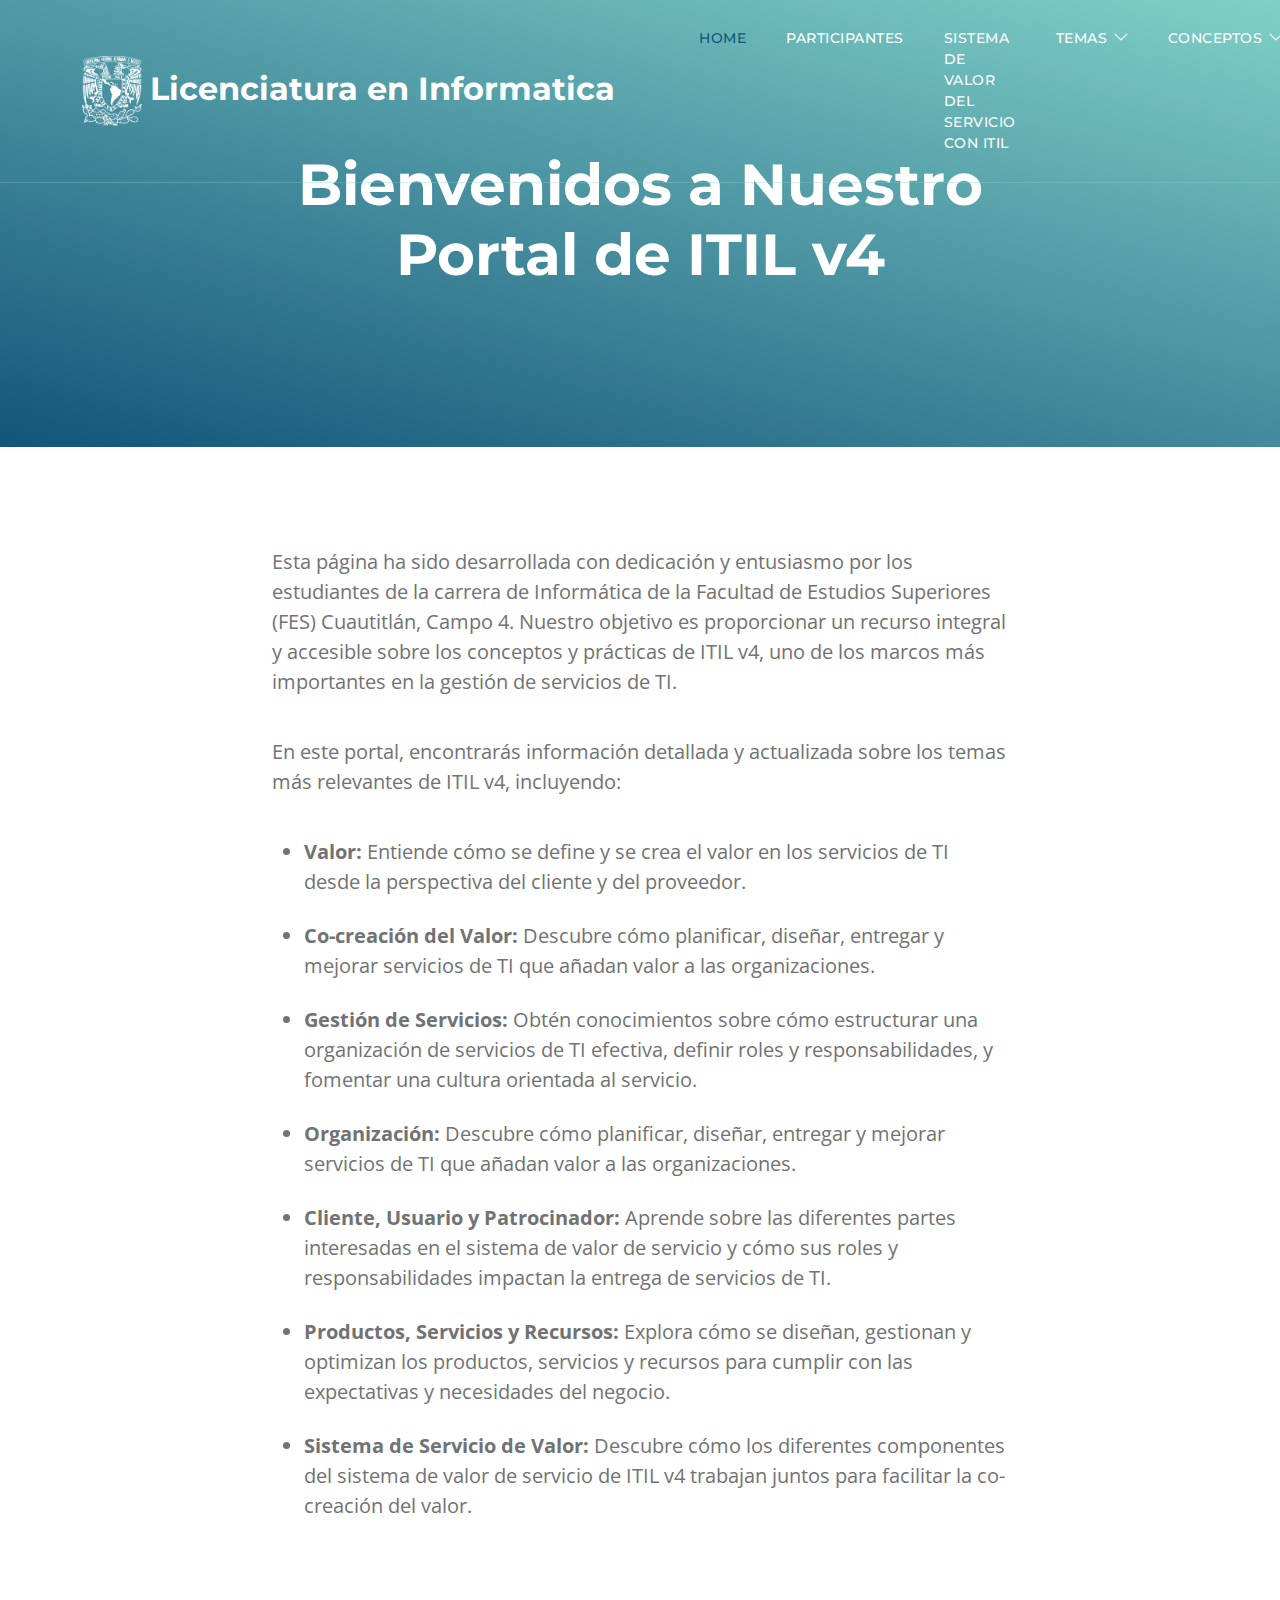
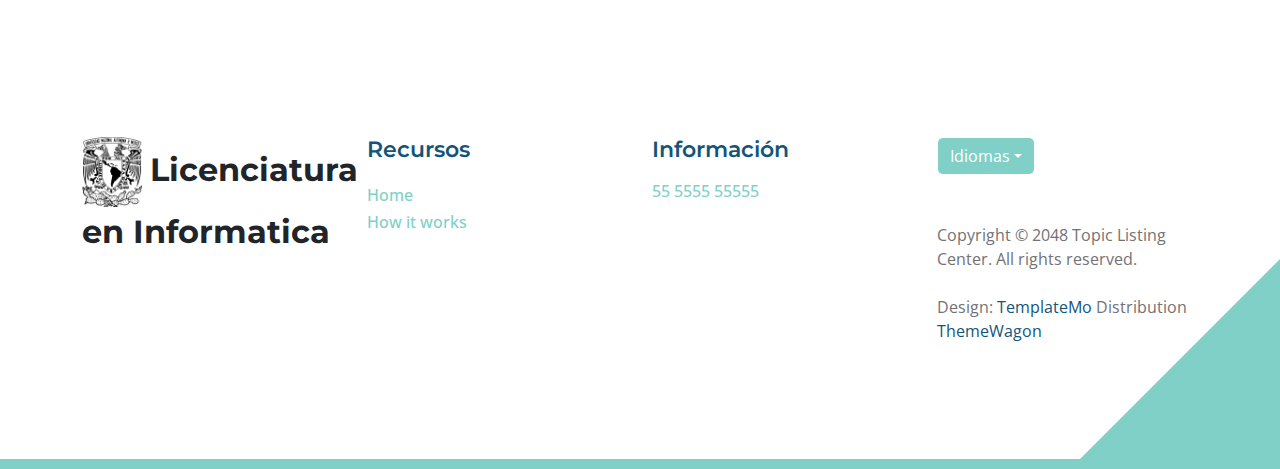
<file: ProyectoFase5/src/index.html>
<!doctype html>
<html lang="es">

<head>
    <meta charset="utf-8">
    <meta name="viewport" content="width=device-width, initial-scale=1">

    <meta name="description" content="">
    <meta name="author" content="">

    <title>Seminario de Servicios</title>

    <!-- CSS FILES -->
    <link rel="preconnect" href="https://fonts.googleapis.com">

    <link rel="preconnect" href="https://fonts.gstatic.com" crossorigin>

    <link href="https://fonts.googleapis.com/css2?family=Montserrat:wght@500;600;700&family=Open+Sans&display=swap"
        rel="stylesheet">

    <link href="../css/bootstrap.min.css" rel="stylesheet">

    <link href="../css/bootstrap-icons.css" rel="stylesheet">

    <link href="../css/templatemo-topic-listing.css" rel="stylesheet">
    <!--

TemplateMo 590 topic listing

https://templatemo.com/tm-590-topic-listing

-->
</head>

<body id="top">

    <main>

        <nav class="navbar navbar-expand-lg">
            <div class="container">
                <a class="navbar-brand">
                    <i><img class="logo" src="../img/logo1.png"></i>
                    <span class="colortext-w">Licenciatura en Informatica</span>
                </a>

                <div class="d-lg-none ms-auto me-4">
                    <a href="#top" class="navbar-icon bi-person smoothscroll"></a>
                </div>

                <button class="navbar-toggler" type="button" data-bs-toggle="collapse" data-bs-target="#navbarNav"
                    aria-controls="navbarNav" aria-expanded="false" aria-label="Toggle navigation">
                    <span class="navbar-toggler-icon"></span>
                </button>

                <div class="collapse navbar-collapse" id="navbarNav">
                    <ul class="navbar-nav ms-lg-5 me-lg-auto">

                        <li class="nav-item">
                            <a class="nav-link" href="../src/index.html">Home</a>
                        </li>

                        <li class="nav-item">
                            <a class="nav-link" href="../src/participantes.html">Participantes</a>
                        </li>

                        <li class="nav-item">
                            <a class="nav-link" href="../src/SVS.html">Sistema de Valor Del Servicio Con ITIL</a>
                        </li>

                        <li class="nav-item dropdown">
                            <a class="nav-link dropdown-toggle" href="#" id="navbarLightDropdownMenuLink" role="button"
                                data-bs-toggle="dropdown" aria-expanded="false">Temas</a>

                            <ul class="dropdown-menu dropdown-menu-light" aria-labelledby="navbarLightDropdownMenuLink">
                                <li><a class="dropdown-item" href="../src/Valor.html">Valor</a></li>

                                <li><a class="dropdown-item" href="../src/CocValor.html">Co creación del valor</a></li>

                                <li><a class="dropdown-item" href="../src/GdeS.html">Gestión de servicios</a></li>
                            </ul>
                        </li>

                        <li class="nav-item dropdown">
                            <a class="nav-link dropdown-toggle" href="#" id="navbarLightDropdownMenuLink" role="button"
                                data-bs-toggle="dropdown" aria-expanded="false">Conceptos</a>

                            <ul class="dropdown-menu dropdown-menu-light" aria-labelledby="navbarLightDropdownMenuLink">
                                <li><a class="dropdown-item" href="../src/organizacion.html">Organizacion</a></li>

                                <li><a class="dropdown-item" href="../src/cup.html">Cliente, Usuario Y Patrocinador</a>
                                </li>

                                <li><a class="dropdown-item" href="../src/psr.html">Productos, Servicios y Recursos</a>
                                </li>
                            </ul>
                        </li>
                    </ul>
                </div>
            </div>
        </nav>
        <section class="hero-section d-flex justify-content-center align-items-center" id="section_1">
            <div class="container">
                <div class="row">
                    <div class="col-lg-8 col-12 mx-auto">
                        <h1 class="text-white text-center">Bienvenidos a Nuestro Portal de ITIL v4</h1>
                    </div>
                </div>
            </div>
        </section>

        <section class="explore-section section-padding" id="section_2">
            <div class="container">
                <div class="row">

                    <div class="col-lg-8 col-12 m-auto">
                        <p>Esta página ha sido desarrollada con dedicación y entusiasmo por los estudiantes de la carrera de Informática de la Facultad de Estudios Superiores (FES) Cuautitlán, Campo 4. Nuestro objetivo es proporcionar un recurso integral y accesible sobre los conceptos y prácticas de ITIL v4, uno de los marcos más importantes en la gestión de servicios de TI.
                        </p>
                        <br>
                        <p>En este portal, encontrarás información detallada y actualizada sobre los temas más relevantes de ITIL v4, incluyendo:
                        </p>
                        <br>
                        <ul>
                            <li>
                                <strong>Valor:</strong> Entiende cómo se define y se crea el valor en los servicios de TI desde la perspectiva del cliente y del proveedor.
                            </li>
                            <br>
                            <li>
                                <strong>Co-creación del Valor:</strong> Descubre cómo planificar, diseñar, entregar y mejorar servicios de TI que añadan valor a las organizaciones.
                            </li>
                            <br>
                            <li>
                                <strong>Gestión de Servicios:</strong> Obtén conocimientos sobre cómo estructurar una organización de servicios de TI efectiva, definir roles y responsabilidades, y fomentar una cultura orientada al servicio.
                            </li>
                            <br>
                            <li>
                                <strong>Organización:</strong> Descubre cómo planificar, diseñar, entregar y mejorar servicios de TI que añadan valor a las organizaciones.
                            </li>
                            <br>
                            <li>
                                <strong>Cliente, Usuario y Patrocinador:</strong> Aprende sobre las diferentes partes interesadas en el sistema de valor de servicio y cómo sus roles y responsabilidades impactan la entrega de servicios de TI.
                            </li>
                            <br>
                            <li>
                                <strong>Productos, Servicios y Recursos:</strong> Explora cómo se diseñan, gestionan y optimizan los productos, servicios y recursos para cumplir con las expectativas y necesidades del negocio.
                            </li>
                            <br>
                            <li>
                                <strong>Sistema de Servicio de Valor:</strong> Descubre cómo los diferentes componentes del sistema de valor de servicio de ITIL v4 trabajan juntos para facilitar la co-creación del valor.
                            </li>
                        </ul>
                    </div>
                </div>
            </div>
        </section>
    </main>

    <footer class="site-footer section-padding">
        <div class="container">
            <div class="row">

                <div class="col-lg-3 col-12 mb-4 pb-2">
                    <a class="navbar-brand mb-2" href="../src/index.html">
                        <i><img class="logo" src="../img/logoN.png"></i>
                        <span class="">Licenciatura<br>en Informatica</span>
                    </a>
                </div>

                <div class="col-lg-3 col-md-4 col-6">
                    <h6 class="site-footer-title mb-3">Recursos</h6>

                    <ul class="site-footer-links">
                        <li class="site-footer-link-item">
                            <a href="#" class="site-footer-link">Home</a>
                        </li>

                        <li class="site-footer-link-item">
                            <a href="#" class="site-footer-link">How it works</a>
                        </li>
                    </ul>
                </div>

                <div class="col-lg-3 col-md-4 col-6 mb-4 mb-lg-0">
                    <h6 class="site-footer-title mb-3">Información</h6>

                    <p class="text-white d-flex mb-1">
                        <a href="tel: 305-240-9671" class="site-footer-link">
                            55 5555 55555
                        </a>
                    </p>
                </div>

                <div class="col-lg-3 col-md-4 col-12 mt-4 mt-lg-0 ms-auto">
                    <div class="dropdown">
                        <button class="btn btn-secondary dropdown-toggle" type="button" data-bs-toggle="dropdown"
                            aria-expanded="false">
                            Idiomas</button>

                        <ul class="dropdown-menu">
                            <li><button class="dropdown-item" type="button">Español</button></li>

                            <li><button class="dropdown-item" type="button">Ingles</button></li>
                        </ul>
                    </div>

                    <p class="copyright-text mt-lg-5 mt-4">Copyright © 2048 Topic Listing Center. All rights reserved.
                        <br><br>Design: <a rel="nofollow" href="https://templatemo.com" target="_blank">TemplateMo</a>
                        Distribution <a href="https://themewagon.com">ThemeWagon</a>
                    </p>

                </div>

            </div>
        </div>
    </footer>


    <!-- JAVASCRIPT FILES -->
    <script src="../js/jquery.min.js"></script>
    <script src="../js/bootstrap.bundle.min.js"></script>
    <script src="../js/jquery.sticky.js"></script>
    <script src="../js/click-scroll.js"></script>
    <script src="../js/custom.js"></script>

</body>

</html>
</file>
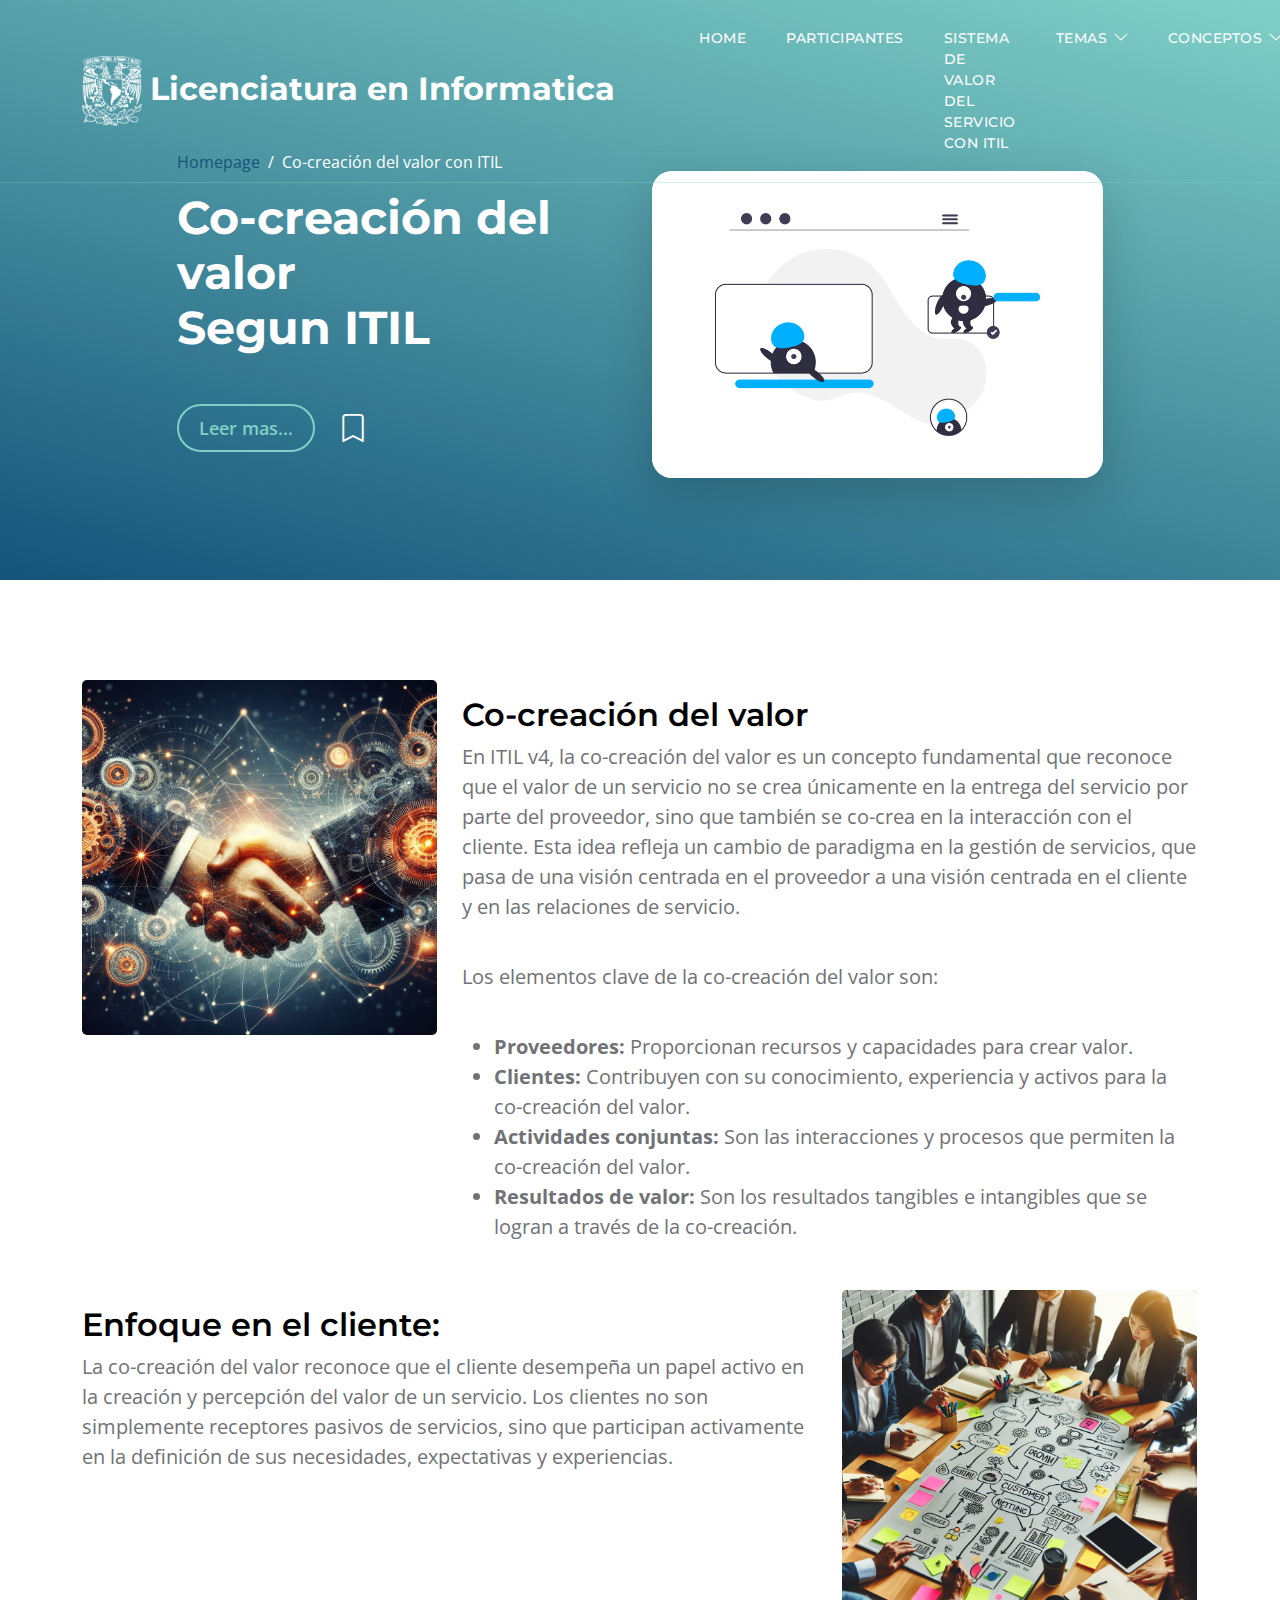
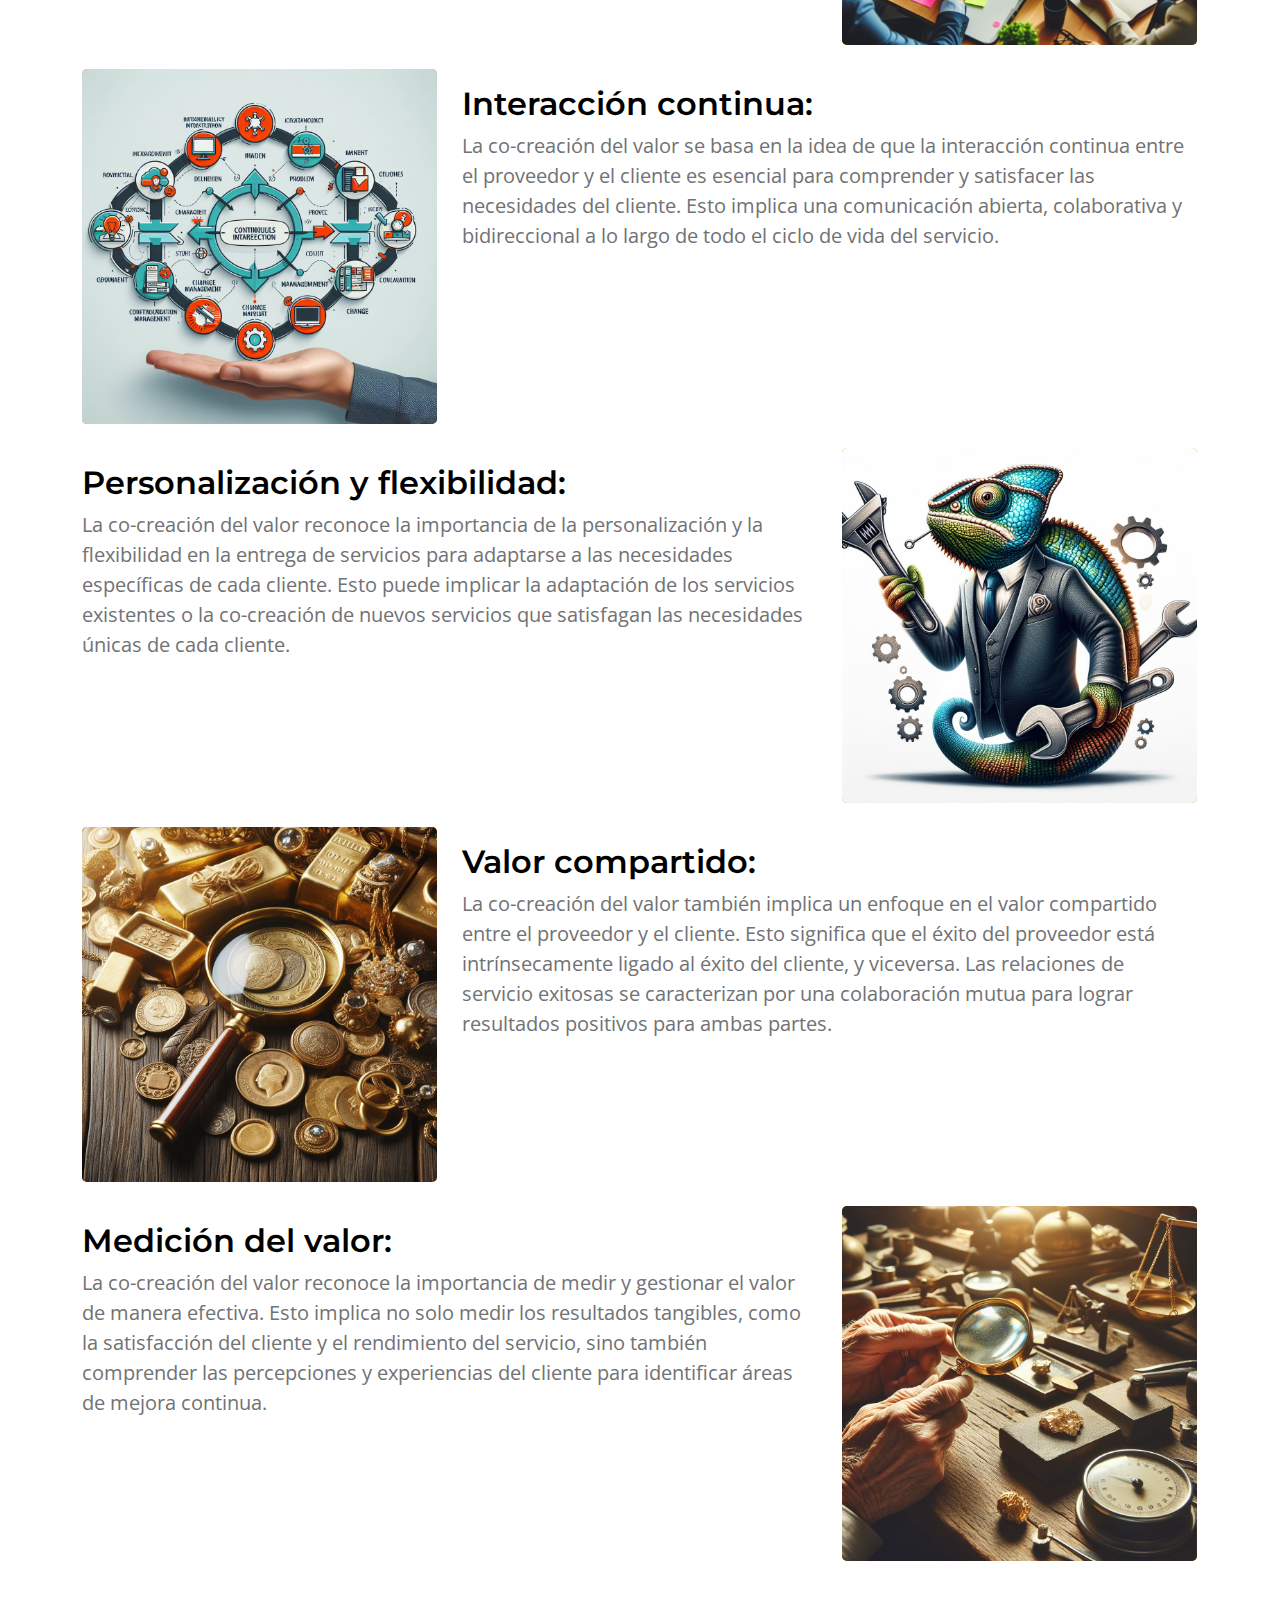
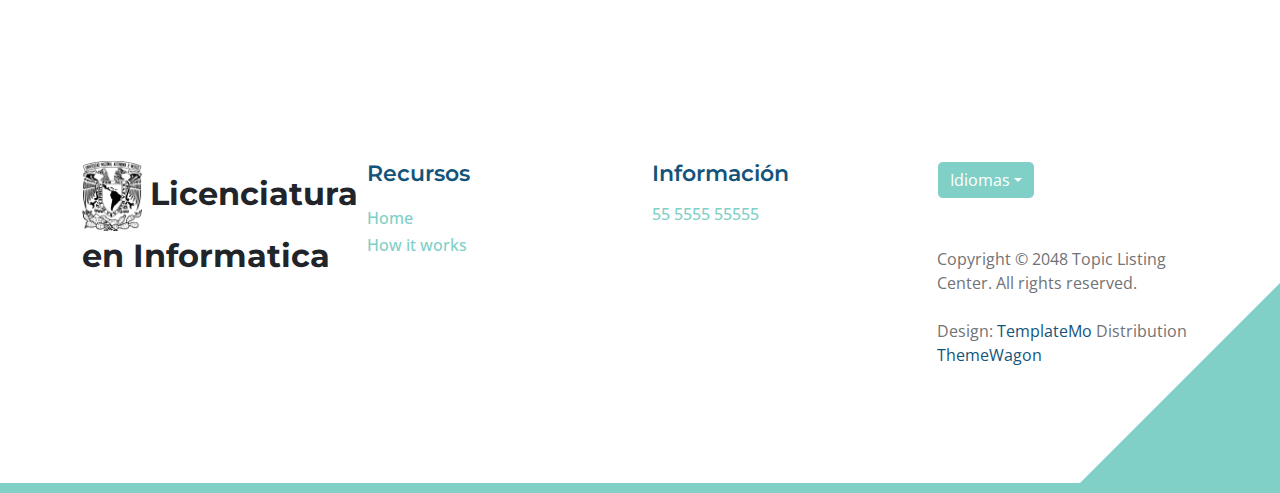
<file: ProyectoFase5/src/CocValor.html>
<!doctype html>
<html lang="es">

<head>
  <meta charset="utf-8">
  <meta name="viewport" content="width=device-width, initial-scale=1">

  <meta name="description" content="">
  <meta name="author" content="">

  <title>Co-creación del valor</title>

  <!-- CSS FILES -->
  <link rel="preconnect" href="https://fonts.googleapis.com">

  <link rel="preconnect" href="https://fonts.gstatic.com" crossorigin>

  <link href="https://fonts.googleapis.com/css2?family=Montserrat:wght@500;600;700&family=Open+Sans&display=swap"
    rel="stylesheet">

  <link href="../css/bootstrap.min.css" rel="stylesheet">

  <link href="../css/bootstrap-icons.css" rel="stylesheet">

  <link href="../css/templatemo-topic-listing.css" rel="stylesheet">
  <!--

TemplateMo 590 topic listing

https://templatemo.com/tm-590-topic-listing

-->
</head>

<body id="top">

  <main>

    <nav class="navbar navbar-expand-lg">
      <div class="container">
        <a class="navbar-brand">
          <i><img class="logo" src="../img/logo1.png"></i>
          <span class="colortext-w">Licenciatura en Informatica</span>
        </a>

        <div class="d-lg-none ms-auto me-4">
          <a href="#top" class="navbar-icon bi-person smoothscroll"></a>
        </div>

        <button class="navbar-toggler" type="button" data-bs-toggle="collapse" data-bs-target="#navbarNav"
          aria-controls="navbarNav" aria-expanded="false" aria-label="Toggle navigation">
          <span class="navbar-toggler-icon"></span>
        </button>

        <div class="collapse navbar-collapse" id="navbarNav">
          <ul class="navbar-nav ms-lg-5 me-lg-auto">

            <li class="nav-item">
              <a class="nav-link click-scroll" href="../src/index.html">Home</a>
            </li>

            <li class="nav-item">
              <a class="nav-link click-scroll" href="../src/participantes.html">Participantes</a>
            </li>

            <li class="nav-item">
              <a class="nav-link" href="../src/SVS.html">Sistema de Valor Del Servicio Con ITIL</a>
            </li>

            <li class="nav-item dropdown">
              <a class="nav-link dropdown-toggle" href="#" id="navbarLightDropdownMenuLink" role="button"
                data-bs-toggle="dropdown" aria-expanded="false">Temas</a>

              <ul class="dropdown-menu dropdown-menu-light" aria-labelledby="navbarLightDropdownMenuLink">
                <li><a class="dropdown-item" href="../src/Valor.html">Valor</a></li>

                <li><a class="dropdown-item" href="../src/CocValor.html">Co creación del valor</a></li>

                <li><a class="dropdown-item" href="../src/GdeS.html">Gestión de servicios</a></li>
              </ul>
            </li>

            <li class="nav-item dropdown">
              <a class="nav-link dropdown-toggle" href="#" id="navbarLightDropdownMenuLink" role="button"
                data-bs-toggle="dropdown" aria-expanded="false">Conceptos</a>

              <ul class="dropdown-menu dropdown-menu-light" aria-labelledby="navbarLightDropdownMenuLink">
                <li><a class="dropdown-item" href="../src/organizacion.html">Organizacion</a></li>

                <li><a class="dropdown-item" href="../src/cup.html">Cliente, Usuario Y Patrocinador</a>
                </li>

                <li><a class="dropdown-item" href="../src/psr.html">Productos, Servicios y Recursos</a>
                </li>
              </ul>
            </li>
          </ul>
        </div>
      </div>
    </nav>


    <header class="site-header d-flex flex-column justify-content-center align-items-center">
      <div class="container">
        <div class="row justify-content-center align-items-center">

          <div class="col-lg-5 col-12 mb-5">
            <nav aria-label="breadcrumb">
              <ol class="breadcrumb">
                <li class="breadcrumb-item"><a href="index.html">Homepage</a></li>

                <li class="breadcrumb-item active" aria-current="page">Co-creación del valor con ITIL</li>
              </ol>
            </nav>

            <h2 class="text-white">Co-creación del valor<br>Segun ITIL</h2>

            <div class="d-flex align-items-center mt-5">
              <a href="#topics-detail" class="btn custom-btn custom-border-btn smoothscroll me-4">Leer mas...</a>

              <a href="#top" class="custom-icon bi-bookmark smoothscroll"></a>
            </div>
          </div>

          <div class="col-lg-5 col-12">
            <div class="topics-detail-block bg-white shadow-lg">
              <img src="../img/topics/undraw_Remote_design_team_re_urdx.png"
                class="topics-detail-block-image img-fluid">
            </div>
          </div>

        </div>
      </div>
    </header>


    <section class="topics-detail-section section-padding" id="topics-detail">
      <div class="container">
        <div class="row">
          <div class="col-md-4">
            <div class="img-container color-2 custom3-padding">
              <img src="../img/cov.jpg" class="image-tmn" alt="Imagen 2">
            </div>
          </div>

          <div class="col-md-8 pt-3 pb-2 pl-5">
            <h3 class="colortext-2">Co-creación del valor</h3>
            <p class="text-justify">En ITIL v4, la co-creación del valor es un concepto fundamental que reconoce que el
              valor de un servicio no se crea únicamente en la entrega del servicio por parte del proveedor, sino que
              también se co-crea en la interacción con el cliente. Esta idea refleja un cambio de paradigma en la
              gestión de servicios, que pasa de una visión centrada en el proveedor a una visión centrada en el cliente
              y en las relaciones de servicio.
            </p>
            <br>
            <p class="text-justify">Los elementos clave de la co-creación del valor son:</p>
            <br>
            <ul>
              <li><strong>Proveedores:</strong> Proporcionan recursos y capacidades para crear valor.</li>
              <li><strong>Clientes:</strong> Contribuyen con su conocimiento, experiencia y activos para la co-creación
                del
                valor.</li>
              <li><strong>Actividades conjuntas:</strong> Son las interacciones y procesos que permiten la co-creación
                del
                valor.</li>
              <li><strong>Resultados de valor:</strong> Son los resultados tangibles e intangibles que se logran a
                través de
                la co-creación.</li>
            </ul>
          </div>
        </div>
        <br>

        <div class="row">
          <div class="col-md-8 pt-3 pb-2 pl-5">
            <h3 class="colortext-2">Enfoque en el cliente:</h3>
            <p class="text-justify">La co-creación del valor reconoce que el cliente desempeña un papel activo en la
              creación y percepción del valor de un servicio. Los clientes no son simplemente receptores pasivos de
              servicios, sino que participan activamente en la definición de sus necesidades, expectativas y
              experiencias.
            </p>
          </div>
          <div class="col-md-4">
            <div class="img-container color-2 custom3-padding">
              <img src="../img/enfcl.jpg" class="image-tmn" alt="Imagen 2">
            </div>
          </div>
        </div>
        <br>

        <div class="row">
          <div class="col-md-4">
            <div class="img-container color-2 custom3-padding">
              <img src="../img/intCon.jpg" class="image-tmn" alt="Imagen 2">
            </div>
          </div>
          <div class="col-md-8 pt-3 pb-2 pl-5">
            <h3 class="colortext-2">Interacción continua:</h3>
            <p class="text-justify">La co-creación del valor se basa en la idea de que la interacción continua entre el
              proveedor y el cliente es esencial para comprender y satisfacer las necesidades del cliente. Esto implica
              una comunicación abierta, colaborativa y bidireccional a lo largo de todo el ciclo de vida del servicio.
            </p>
            <br>
          </div>
        </div>
        <br>

        <div class="row">
          <div class="col-md-8 pt-3 pb-2 pl-5">
            <h3 class="colortext-2">Personalización y flexibilidad:</h3>
            <p class="text-justify">La co-creación del valor reconoce la importancia de la personalización y la
              flexibilidad en la entrega de servicios para adaptarse a las necesidades específicas de cada cliente. Esto
              puede implicar la adaptación de los servicios existentes o la co-creación de nuevos servicios que
              satisfagan las necesidades únicas de cada cliente.
            </p>
            <br>
          </div>
          <div class="col-md-4">
            <div class="img-container color-2 custom3-padding">
              <img src="../img/persFlex.jpg" class="image-tmn" alt="Imagen 2">
            </div>
          </div>
        </div>
        <br>

        <div class="row">
          <div class="col-md-4">
            <div class="img-container color-2 custom3-padding">
              <img src="../img/valorCom.jpg" class="image-tmn" alt="Imagen 2">
            </div>
          </div>
          <div class="col-md-8 pt-3 pb-2 pl-5">
            <h3 class="colortext-2">Valor compartido:</h3>
            <p class="text-justify">La co-creación del valor también implica un enfoque en el valor compartido entre el
              proveedor y el cliente. Esto significa que el éxito del proveedor está intrínsecamente ligado al éxito del
              cliente, y viceversa. Las relaciones de servicio exitosas se caracterizan por una colaboración mutua para
              lograr resultados positivos para ambas partes.
            </p>
            <br>
          </div>
        </div>
        <br>

        <div class="row">
          <div class="col-md-8 pt-3 pb-2 pl-5">
            <h3 class="colortext-2">Medición del valor:</h3>
            <p class="text-justify">La co-creación del valor reconoce la importancia de medir y gestionar el valor de
              manera efectiva. Esto implica no solo medir los resultados tangibles, como la satisfacción del cliente y
              el rendimiento del servicio, sino también comprender las percepciones y experiencias del cliente para
              identificar áreas de mejora continua.
            </p>
            <br>
          </div>
          <div class="col-md-4">
            <div class="img-container color-2 custom3-padding">
              <img src="../img/MedicionVal.jpg" class="image-tmn" alt="Imagen 2">
            </div>
          </div>
        </div>



    </section>
  </main>

  <footer class="site-footer section-padding">
    <div class="container">
      <div class="row">

        <div class="col-lg-3 col-12 mb-4 pb-2">
          <a class="navbar-brand mb-2" href="index.html">
            <i><img class="logo" src="../img/logoN.png"></i>
            <span class="">Licenciatura<br>en Informatica</span>
          </a>
        </div>

        <div class="col-lg-3 col-md-4 col-6">
          <h6 class="site-footer-title mb-3">Recursos</h6>

          <ul class="site-footer-links">
            <li class="site-footer-link-item">
              <a href="#" class="site-footer-link">Home</a>
            </li>

            <li class="site-footer-link-item">
              <a href="#" class="site-footer-link">How it works</a>
            </li>
          </ul>
        </div>

        <div class="col-lg-3 col-md-4 col-6 mb-4 mb-lg-0">
          <h6 class="site-footer-title mb-3">Información</h6>

          <p class="text-white d-flex mb-1">
            <a href="tel: 305-240-9671" class="site-footer-link">
              55 5555 55555
            </a>
          </p>
        </div>

        <div class="col-lg-3 col-md-4 col-12 mt-4 mt-lg-0 ms-auto">
          <div class="dropdown">
            <button class="btn btn-secondary dropdown-toggle" type="button" data-bs-toggle="dropdown"
              aria-expanded="false">
              Idiomas</button>

            <ul class="dropdown-menu">
              <li><button class="dropdown-item" type="button">Español</button></li>

              <li><button class="dropdown-item" type="button">Ingles</button></li>
            </ul>
          </div>

          <p class="copyright-text mt-lg-5 mt-4">Copyright © 2048 Topic Listing Center. All rights reserved.
            <br><br>Design: <a rel="nofollow" href="https://templatemo.com" target="_blank">TemplateMo</a> Distribution
            <a href="https://themewagon.com">ThemeWagon</a>
          </p>

        </div>

      </div>
    </div>
  </footer>

  <!-- JAVASCRIPT FILES -->
  <script src="../js/jquery.min.js"></script>
  <script src="../js/bootstrap.bundle.min.js"></script>
  <script src="../js/jquery.sticky.js"></script>
  <script src="../js/custom.js"></script>

</body>

</html>
</file>
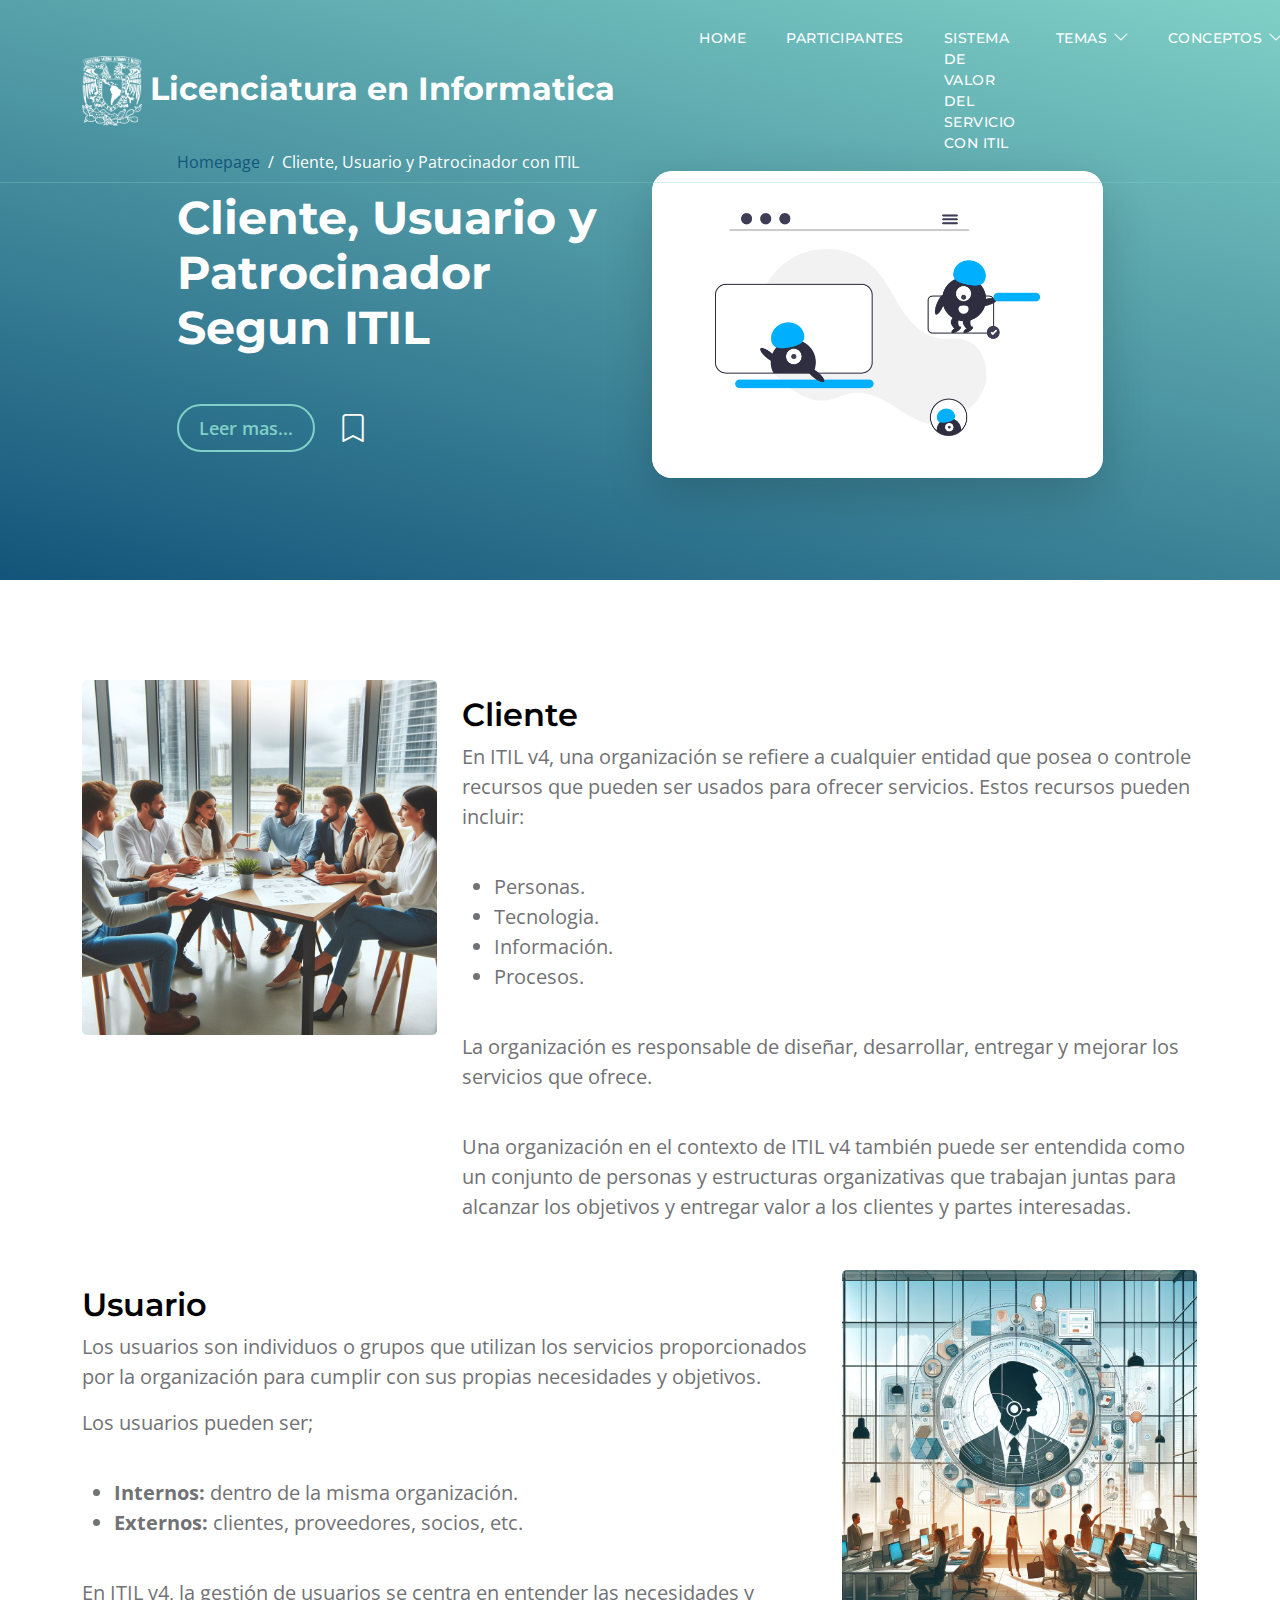
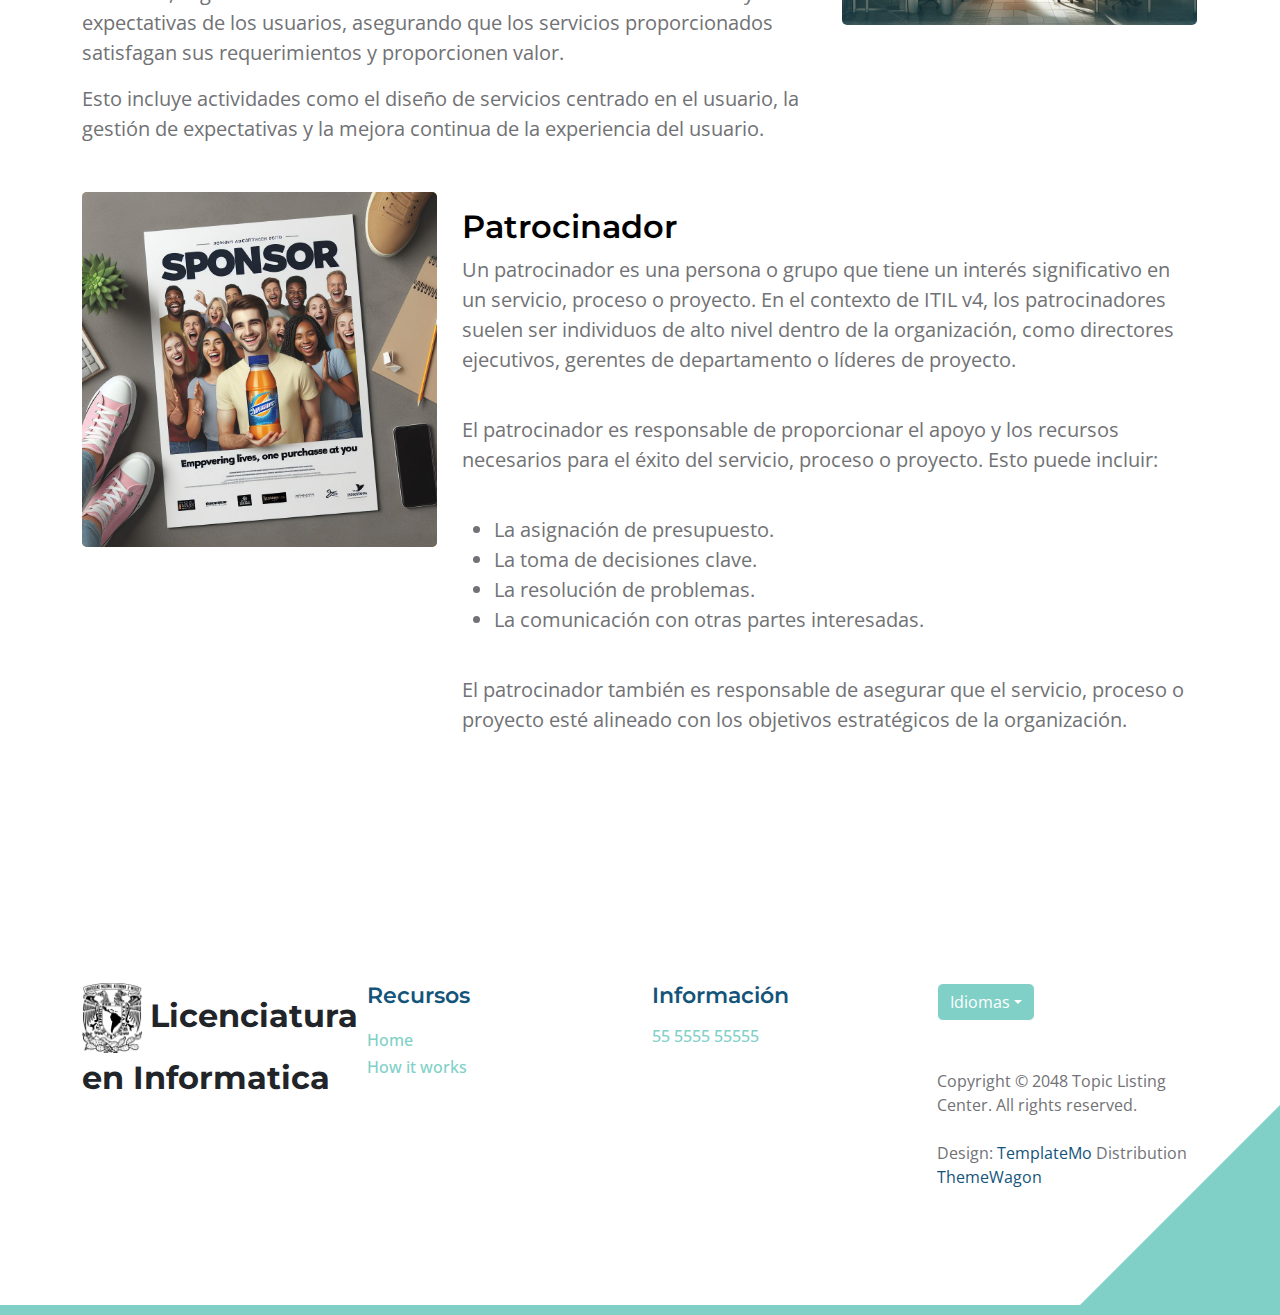
<file: ProyectoFase5/src/cup.html>
<!doctype html>
<html lang="es">

<head>
  <meta charset="utf-8">
  <meta name="viewport" content="width=device-width, initial-scale=1">

  <meta name="description" content="">
  <meta name="author" content="">

  <title>Cliente, Usuario y Patrocinador con ITIL</title>

  <!-- CSS FILES -->
  <link rel="preconnect" href="https://fonts.googleapis.com">

  <link rel="preconnect" href="https://fonts.gstatic.com" crossorigin>

  <link href="https://fonts.googleapis.com/css2?family=Montserrat:wght@500;600;700&family=Open+Sans&display=swap"
    rel="stylesheet">

  <link href="../css/bootstrap.min.css" rel="stylesheet">

  <link href="../css/bootstrap-icons.css" rel="stylesheet">

  <link href="../css/templatemo-topic-listing.css" rel="stylesheet">
  <!--

TemplateMo 590 topic listing

https://templatemo.com/tm-590-topic-listing

-->
</head>

<body id="top">

  <main>

    <nav class="navbar navbar-expand-lg">
      <div class="container">
        <a class="navbar-brand">
          <i><img class="logo" src="../img/logo1.png"></i>
          <span class="colortext-w">Licenciatura en Informatica</span>
        </a>

        <div class="d-lg-none ms-auto me-4">
          <a href="#top" class="navbar-icon bi-person smoothscroll"></a>
        </div>

        <button class="navbar-toggler" type="button" data-bs-toggle="collapse" data-bs-target="#navbarNav"
          aria-controls="navbarNav" aria-expanded="false" aria-label="Toggle navigation">
          <span class="navbar-toggler-icon"></span>
        </button>

        <div class="collapse navbar-collapse" id="navbarNav">
          <ul class="navbar-nav ms-lg-5 me-lg-auto">

            <li class="nav-item">
              <a class="nav-link click-scroll" href="../src/index.html">Home</a>
            </li>

            <li class="nav-item">
              <a class="nav-link click-scroll" href="../src/participantes.html">Participantes</a>
            </li>

            <li class="nav-item">
              <a class="nav-link" href="../src/SVS.html">Sistema de Valor Del Servicio Con ITIL</a>
            </li>

            <li class="nav-item dropdown">
              <a class="nav-link dropdown-toggle" href="#" id="navbarLightDropdownMenuLink" role="button"
                data-bs-toggle="dropdown" aria-expanded="false">Temas</a>

              <ul class="dropdown-menu dropdown-menu-light" aria-labelledby="navbarLightDropdownMenuLink">
                <li><a class="dropdown-item" href="../src/Valor.html">Valor</a></li>

                <li><a class="dropdown-item" href="../src/CocValor.html">Co creación del valor</a></li>

                <li><a class="dropdown-item" href="../src/GdeS.html">Gestión de servicios</a></li>
              </ul>
            </li>

            <li class="nav-item dropdown">
              <a class="nav-link dropdown-toggle" href="#" id="navbarLightDropdownMenuLink" role="button"
                data-bs-toggle="dropdown" aria-expanded="false">Conceptos</a>

              <ul class="dropdown-menu dropdown-menu-light" aria-labelledby="navbarLightDropdownMenuLink">
                <li><a class="dropdown-item" href="../src/organizacion.html">Organizacion</a></li>

                <li><a class="dropdown-item" href="../src/cup.html">Cliente, Usuario Y Patrocinador</a>
                </li>

                <li><a class="dropdown-item" href="../src/psr.html">Productos, Servicios y Recursos</a>
                </li>
              </ul>
            </li>
          </ul>
        </div>
      </div>
    </nav>


    <header class="site-header d-flex flex-column justify-content-center align-items-center">
      <div class="container">
        <div class="row justify-content-center align-items-center">

          <div class="col-lg-5 col-12 mb-5">
            <nav aria-label="breadcrumb">
              <ol class="breadcrumb">
                <li class="breadcrumb-item"><a href="index.html">Homepage</a></li>

                <li class="breadcrumb-item active" aria-current="page">Cliente, Usuario y Patrocinador con ITIL</li>
              </ol>
            </nav>

            <h2 class="text-white">Cliente, Usuario y Patrocinador<br>Segun ITIL</h2>

            <div class="d-flex align-items-center mt-5">
              <a href="#topics-detail" class="btn custom-btn custom-border-btn smoothscroll me-4">Leer mas...</a>

              <a href="#top" class="custom-icon bi-bookmark smoothscroll"></a>
            </div>
          </div>

          <div class="col-lg-5 col-12">
            <div class="topics-detail-block bg-white shadow-lg">
              <img src="../img/topics/undraw_Remote_design_team_re_urdx.png"
                class="topics-detail-block-image img-fluid">
            </div>
          </div>

        </div>
      </div>
    </header>


    <section class="topics-detail-section section-padding" id="topics-detail">
      <div class="container">
        <div class="row">
          <div class="col-md-4">
            <div class="img-container color-2 custom3-padding">
              <img src="../img/clientes.jpg" class="image-tmn" alt="Imagen 2">
            </div>
          </div>

          <div class="col-md-8 pt-3 pb-2 pl-5">
            <h3 class="colortext-2">Cliente</h3>
            <p class="text-justify">
              En ITIL v4, una organización se refiere a cualquier entidad que posea o controle recursos que pueden
              ser usados para ofrecer servicios.
              Estos recursos pueden incluir:
            </p>
            <br>
            <ul>
              <li>Personas.</li>
              <li>Tecnologia.</li>
              <li>Información.</li>
              <li>Procesos.</li>
            </ul>
            <br>
            <p class="text-justify">La organización es responsable de diseñar, desarrollar, entregar y mejorar los
              servicios que ofrece.
            </p>
            <br>
            <p class="text-justify">Una organización en el contexto de ITIL v4 también puede ser entendida como un
              conjunto de personas y estructuras organizativas que trabajan juntas para alcanzar los objetivos y
              entregar valor a los clientes y partes interesadas.
            </p>
          </div>
        </div>
        <br>

        <div class="row">
          <div class="col-md-8 pt-3 pb-2 pl-5">
            <h3 class="colortext-2">Usuario</h3>
            <p class="text-justify">
              Los usuarios son individuos o grupos que utilizan los servicios proporcionados por la organización para
              cumplir con sus propias necesidades y objetivos.
            </p>
            <p class="text-justify">
              Los usuarios pueden ser;
            </p>
            <br>
            <ul>
              <li><strong>Internos:</strong> dentro de la misma organización.</li>
              <li><strong>Externos:</strong> clientes, proveedores, socios, etc.</li>
            </ul>
            <br>
            <p class="text-justify">
              En ITIL v4, la gestión de usuarios se centra en entender las necesidades y expectativas de los usuarios,
              asegurando que los servicios proporcionados satisfagan sus requerimientos y proporcionen valor.
            </p>
            <p class="text-justify">
              Esto incluye actividades como el diseño de servicios centrado en el usuario, la gestión de expectativas y
              la
              mejora continua de la experiencia del usuario.
            </p>
          </div>
          <div class="col-md-4">
            <div class="img-container color-2 custom3-padding">
              <img src="../img/usuario.jpg" class="image-tmn" alt="Imagen 2">
            </div>
          </div>
        </div>
        <br>

        <div class="row">
          <div class="col-md-4">
            <div class="img-container color-2 custom3-padding">
              <img src="../img/patrocinador.jpg" class="image-tmn" alt="Imagen 2">
            </div>
          </div>
          <div class="col-md-8 pt-3 pb-2 pl-5">
            <h3 class="colortext-2">Patrocinador</h3>
            <p class="text-justify">
              Un patrocinador es una persona o grupo que tiene un interés significativo en un servicio, proceso o
              proyecto.
              En el contexto de ITIL v4, los patrocinadores suelen ser individuos de alto nivel dentro de la
              organización,
              como directores ejecutivos, gerentes de departamento o líderes de proyecto.
            </p>
            <br>
            <p class="text-justify">
              El patrocinador es responsable de proporcionar el apoyo y los recursos necesarios para el éxito del
              servicio,
              proceso o proyecto. Esto puede incluir:
            </p>
            <br>
            <ul>
              <li>La asignación de presupuesto.</li>
              <li>La toma de decisiones clave.</li>
              <li>La resolución de problemas.</li>
              <li>La comunicación con otras partes interesadas.</li>
            </ul>
            <br>
            <p class="text-justify">
              El patrocinador también es responsable de asegurar que el servicio, proceso o proyecto esté alineado con
              los
              objetivos estratégicos de la organización.
            </p>
          </div>
        </div>
        <br>

      </div>



    </section>
  </main>

  <footer class="site-footer section-padding">
    <div class="container">
      <div class="row">

        <div class="col-lg-3 col-12 mb-4 pb-2">
          <a class="navbar-brand mb-2" href="index.html">
            <i><img class="logo" src="../img/logoN.png"></i>
            <span class="">Licenciatura<br>en Informatica</span>
          </a>
        </div>

        <div class="col-lg-3 col-md-4 col-6">
          <h6 class="site-footer-title mb-3">Recursos</h6>

          <ul class="site-footer-links">
            <li class="site-footer-link-item">
              <a href="#" class="site-footer-link">Home</a>
            </li>

            <li class="site-footer-link-item">
              <a href="#" class="site-footer-link">How it works</a>
            </li>
          </ul>
        </div>

        <div class="col-lg-3 col-md-4 col-6 mb-4 mb-lg-0">
          <h6 class="site-footer-title mb-3">Información</h6>

          <p class="text-white d-flex mb-1">
            <a href="tel: 305-240-9671" class="site-footer-link">
              55 5555 55555
            </a>
          </p>
        </div>

        <div class="col-lg-3 col-md-4 col-12 mt-4 mt-lg-0 ms-auto">
          <div class="dropdown">
            <button class="btn btn-secondary dropdown-toggle" type="button" data-bs-toggle="dropdown"
              aria-expanded="false">
              Idiomas</button>

            <ul class="dropdown-menu">
              <li><button class="dropdown-item" type="button">Español</button></li>

              <li><button class="dropdown-item" type="button">Ingles</button></li>
            </ul>
          </div>

          <p class="copyright-text mt-lg-5 mt-4">Copyright © 2048 Topic Listing Center. All rights reserved.
            <br><br>Design: <a rel="nofollow" href="https://templatemo.com" target="_blank">TemplateMo</a> Distribution
            <a href="https://themewagon.com">ThemeWagon</a>
          </p>

        </div>

      </div>
    </div>
  </footer>

  <!-- JAVASCRIPT FILES -->
  <script src="../js/jquery.min.js"></script>
  <script src="../js/bootstrap.bundle.min.js"></script>
  <script src="../js/jquery.sticky.js"></script>
  <script src="../js/custom.js"></script>

</body>

</html>
</file>
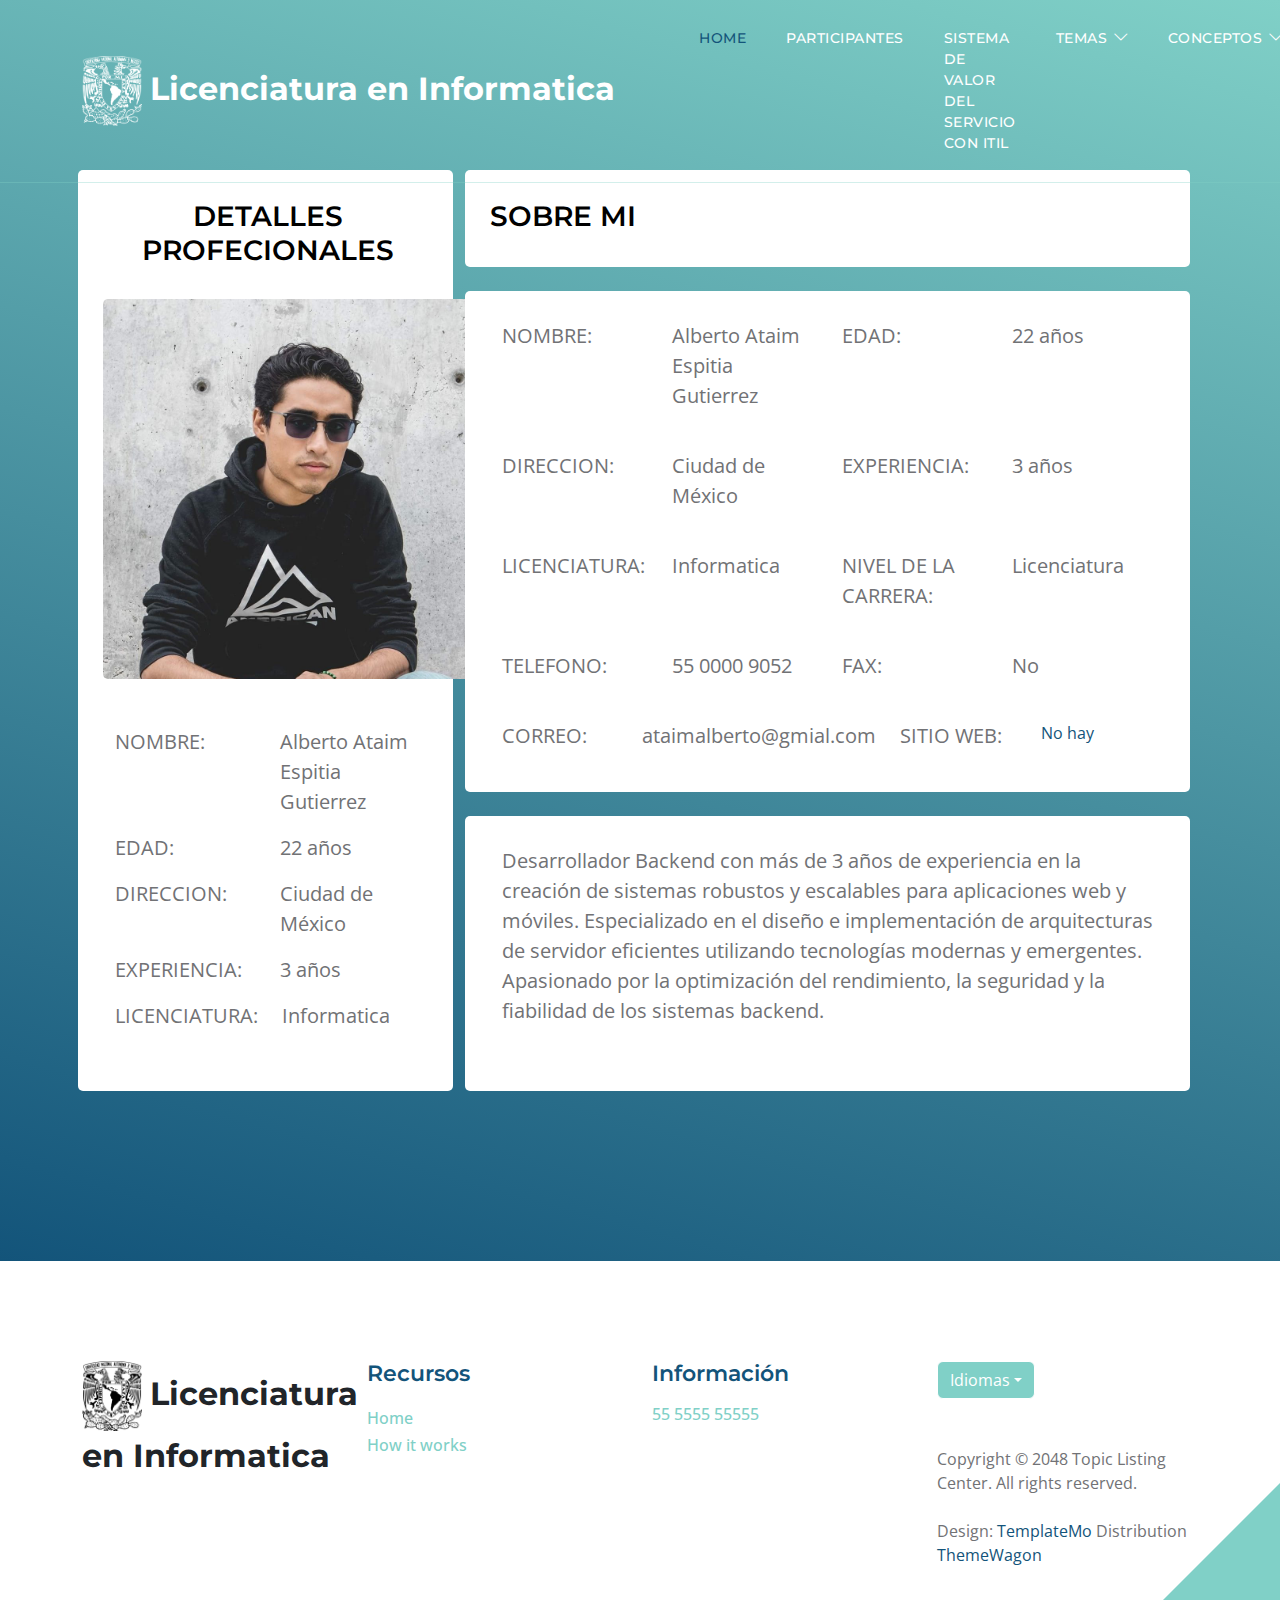
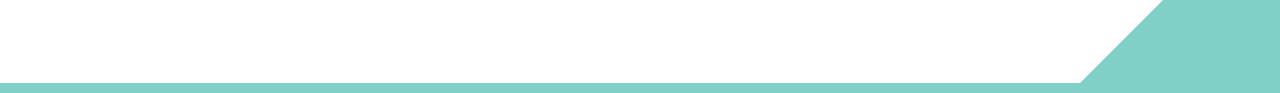
<file: ProyectoFase5/src/EscA.html>
<!doctype html>
<html lang="es">

<head>
    <meta charset="utf-8">
    <meta name="viewport" content="width=device-width, initial-scale=1">

    <meta name="description" content="">
    <meta name="author" content="">

    <title>Seminario de Servicios</title>

    <!-- CSS FILES -->
    <link rel="preconnect" href="https://fonts.googleapis.com">

    <link rel="preconnect" href="https://fonts.gstatic.com" crossorigin>

    <link href="https://fonts.googleapis.com/css2?family=Montserrat:wght@500;600;700&family=Open+Sans&display=swap"
        rel="stylesheet">

    <link href="../css/bootstrap.min.css" rel="stylesheet">

    <link href="../css/bootstrap-icons.css" rel="stylesheet">

    <link href="../css/templatemo-topic-listing.css" rel="stylesheet">
    <!--

TemplateMo 590 topic listing

https://templatemo.com/tm-590-topic-listing

-->
</head>

<body id="top">

    <main>

        <nav class="navbar navbar-expand-lg">
            <div class="container">
                <a class="navbar-brand">
                    <i><img class="logo" src="../img/logo1.png"></i>
                    <span class="colortext-w">Licenciatura en Informatica</span>
                </a>

                <div class="d-lg-none ms-auto me-4">
                    <a href="#top" class="navbar-icon bi-person smoothscroll"></a>
                </div>

                <button class="navbar-toggler" type="button" data-bs-toggle="collapse" data-bs-target="#navbarNav"
                    aria-controls="navbarNav" aria-expanded="false" aria-label="Toggle navigation">
                    <span class="navbar-toggler-icon"></span>
                </button>

                <div class="collapse navbar-collapse" id="navbarNav">
                    <ul class="navbar-nav ms-lg-5 me-lg-auto">

                        <li class="nav-item">
                            <a class="nav-link" href="../src/index.html">Home</a>
                        </li>

                        <li class="nav-item">
                            <a class="nav-link" href="../src/participantes.html">Participantes</a>
                        </li>

                        <li class="nav-item">
                            <a class="nav-link" href="../src/SVS.html">Sistema de Valor Del Servicio Con ITIL</a>
                        </li>

                        <li class="nav-item dropdown">
                            <a class="nav-link dropdown-toggle" href="#" id="navbarLightDropdownMenuLink" role="button"
                                data-bs-toggle="dropdown" aria-expanded="false">Temas</a>

                            <ul class="dropdown-menu dropdown-menu-light" aria-labelledby="navbarLightDropdownMenuLink">
                                <li><a class="dropdown-item" href="../src/Valor.html">Valor</a></li>

                                <li><a class="dropdown-item" href="../src/CocValor.html">Co creación del valor</a></li>

                                <li><a class="dropdown-item" href="../src/GdeS.html">Gestión de servicios</a></li>
                            </ul>
                        </li>

                        <li class="nav-item dropdown">
                            <a class="nav-link dropdown-toggle" href="#" id="navbarLightDropdownMenuLink" role="button"
                                data-bs-toggle="dropdown" aria-expanded="false">Conceptos</a>

                            <ul class="dropdown-menu dropdown-menu-light" aria-labelledby="navbarLightDropdownMenuLink">
                                <li><a class="dropdown-item" href="../src/organizacion.html">Organizacion</a></li>

                                <li><a class="dropdown-item" href="../src/cup.html">Cliente, Usuario Y Patrocinador</a>
                                </li>

                                <li><a class="dropdown-item" href="../src/psr.html">Productos, Servicios y Recursos</a>
                                </li>
                            </ul>
                        </li>
                    </ul>
                </div>
            </div>
        </nav>
        <section class="hero-section d-flex justify-content-center align-items-center" id="section_1">
            <div>
                <div class="container custom-padding2">
                  <div class="row">
                    <div class="col-sm-4 color-1 custom-padding">
                      <h4 class="text-center">DETALLES PROFECIONALES</h4>
                      <br>
                      <img src="../img/Alberto.jpg" class="card-img-top square-image" alt="...">
                      <br>
                      <br>
                      <br>
                      <div class="container">
                        <div class="row">
                          <div class="col-sm">
                            <p class="font-weight-bold">NOMBRE: </p>
                          </div>
            
                          <div class="col-sm">
                            <p>Alberto Ataim Espitia Gutierrez</p>
                          </div>
                        </div>
                      </div>
                      <div class="container">
                        <div class="row">
                          <div class="col-sm">
                            <p class="font-weight-bold">EDAD: </p>
                          </div>
                          <div class="col-sm">
                            <p>22 años</p>
                          </div>
                        </div>
                      </div>
                      <div class="container">
                        <div class="row">
                          <div class="col-sm">
                            <p class="font-weight-bold">DIRECCION: </p>
                          </div>
                          <div class="col-sm">
                            <p>Ciudad de México</p>
                          </div>
                        </div>
                      </div>
                      <div class="container">
                        <div class="row">
                          <div class="col-sm">
                            <p class="font-weight-bold">EXPERIENCIA: </p>
                          </div>
                          <div class="col-sm">
                            <p>3 años</p>
                          </div>
                        </div>
                      </div>
                      <div class="container">
                        <div class="row">
                          <div class="col-sm">
                            <p class="font-weight-bold">LICENCIATURA: </p>
                          </div>
                          <div class="col-sm">
                            <p>Informatica</p>
                          </div>
                        </div>
                      </div>
                    </div>
            
                    <div class="col-sm">
                      <div class="color-1 custom-padding">
                        <h4>SOBRE MI</h4>
                      </div>
                      <br>
                      <div class="color-1 custom-padding">
                        <div class="container">
                          <div class="row">
                            <div class="col-sm">
                              <p class="font-weight-bold">NOMBRE: </p>
                            </div>
            
                            <div class="col-sm">
                              <p>Alberto Ataim Espitia Gutierrez</p>
                            </div>
            
                            <div class="col-sm">
                              <p class="font-weight-bold">EDAD: </p>
                            </div>
            
                            <div class="col-sm">
                              <p>22 años</p>
                            </div>
                          </div>
                        </div>
                        <br>
                        <div class="container">
                          <div class="row">
                            <div class="col-sm">
                              <p class="font-weight-bold">DIRECCION: </p>
                            </div>
                            <div class="col-sm">
                              <p>Ciudad de México</p>
                            </div>
                            <div class="col-sm">
                              <p class="font-weight-bold">EXPERIENCIA: </p>
                            </div>
                            <div class="col-sm">
                              <p>3 años</p>
                            </div>
                          </div>
                        </div>
                        <br>
                        <div class="container">
                          <div class="row">
                            <div class="col-sm">
                              <p class="font-weight-bold">LICENCIATURA: </p>
                            </div>
                            <div class="col-sm">
                              <p>Informatica</p>
                            </div>
                            <div class="col-sm">
                              <p class="font-weight-bold">NIVEL DE LA CARRERA: </p>
                            </div>
                            <div class="col-sm">
                              <p>Licenciatura</p>
                            </div>
                          </div>
                        </div>
                        <br>
                        <div class="container">
                          <div class="row">
                            <div class="col-sm">
                              <p class="font-weight-bold">TELEFONO: </p>
                            </div>
                            <div class="col-sm">
                              <p>55 0000 9052</p>
                            </div>
                            <div class="col-sm">
                              <p class="font-weight-bold">FAX: </p>
                            </div>
            
                            <div class="col-sm">
                              <p>No</p>
                            </div>
                          </div>
                        </div>
                        <br>
                        <div class="container">
                          <div class="row">
                            <div class="col-sm">
                              <p class="font-weight-bold">CORREO: </p>
                            </div>
                            <div class="col-sm">
                              <p>ataimalberto@gmial.com</p>
                            </div>
                            <div class="col-sm">
                              <p class="font-weight-bold">SITIO WEB: </p>
                            </div>
                            <div class="col-sm">
                              <a href="#" class="colortext-2">No hay</a>
                            </div>
                          </div>
                        </div>
                      </div>
                      <br>
                      <div class="color-1 custom-padding">
                        <div class="container">
                          <p class="text-justify">
                            Desarrollador Backend con más de 3 años de experiencia en la creación de sistemas robustos y escalables para aplicaciones web y móviles. Especializado en el diseño e implementación de arquitecturas de servidor eficientes utilizando tecnologías modernas y emergentes. <br> Apasionado por la optimización del rendimiento, la seguridad y la fiabilidad de los sistemas backend.
                          </p>
                          <br>
                        </div>
                      </div>
                    </div>
                  </div>
                </div>
              </div>
        </section>
    </main>

    <footer class="site-footer section-padding">
        <div class="container">
            <div class="row">

                <div class="col-lg-3 col-12 mb-4 pb-2">
                    <a class="navbar-brand mb-2" href="../src/index.html">
                        <i><img class="logo" src="../img/logoN.png"></i>
                        <span class="">Licenciatura<br>en Informatica</span>
                    </a>
                </div>

                <div class="col-lg-3 col-md-4 col-6">
                    <h6 class="site-footer-title mb-3">Recursos</h6>

                    <ul class="site-footer-links">
                        <li class="site-footer-link-item">
                            <a href="#" class="site-footer-link">Home</a>
                        </li>

                        <li class="site-footer-link-item">
                            <a href="#" class="site-footer-link">How it works</a>
                        </li>
                    </ul>
                </div>

                <div class="col-lg-3 col-md-4 col-6 mb-4 mb-lg-0">
                    <h6 class="site-footer-title mb-3">Información</h6>

                    <p class="text-white d-flex mb-1">
                        <a href="tel: 305-240-9671" class="site-footer-link">
                            55 5555 55555
                        </a>
                    </p>
                </div>

                <div class="col-lg-3 col-md-4 col-12 mt-4 mt-lg-0 ms-auto">
                    <div class="dropdown">
                        <button class="btn btn-secondary dropdown-toggle" type="button" data-bs-toggle="dropdown"
                            aria-expanded="false">
                            Idiomas</button>

                        <ul class="dropdown-menu">
                            <li><button class="dropdown-item" type="button">Español</button></li>

                            <li><button class="dropdown-item" type="button">Ingles</button></li>
                        </ul>
                    </div>

                    <p class="copyright-text mt-lg-5 mt-4">Copyright © 2048 Topic Listing Center. All rights reserved.
                        <br><br>Design: <a rel="nofollow" href="https://templatemo.com" target="_blank">TemplateMo</a>
                        Distribution <a href="https://themewagon.com">ThemeWagon</a>
                    </p>

                </div>

            </div>
        </div>
    </footer>


    <!-- JAVASCRIPT FILES -->
    <script src="../js/jquery.min.js"></script>
    <script src="../js/bootstrap.bundle.min.js"></script>
    <script src="../js/jquery.sticky.js"></script>
    <script src="../js/click-scroll.js"></script>
    <script src="../js/custom.js"></script>

</body>

</html>
</file>
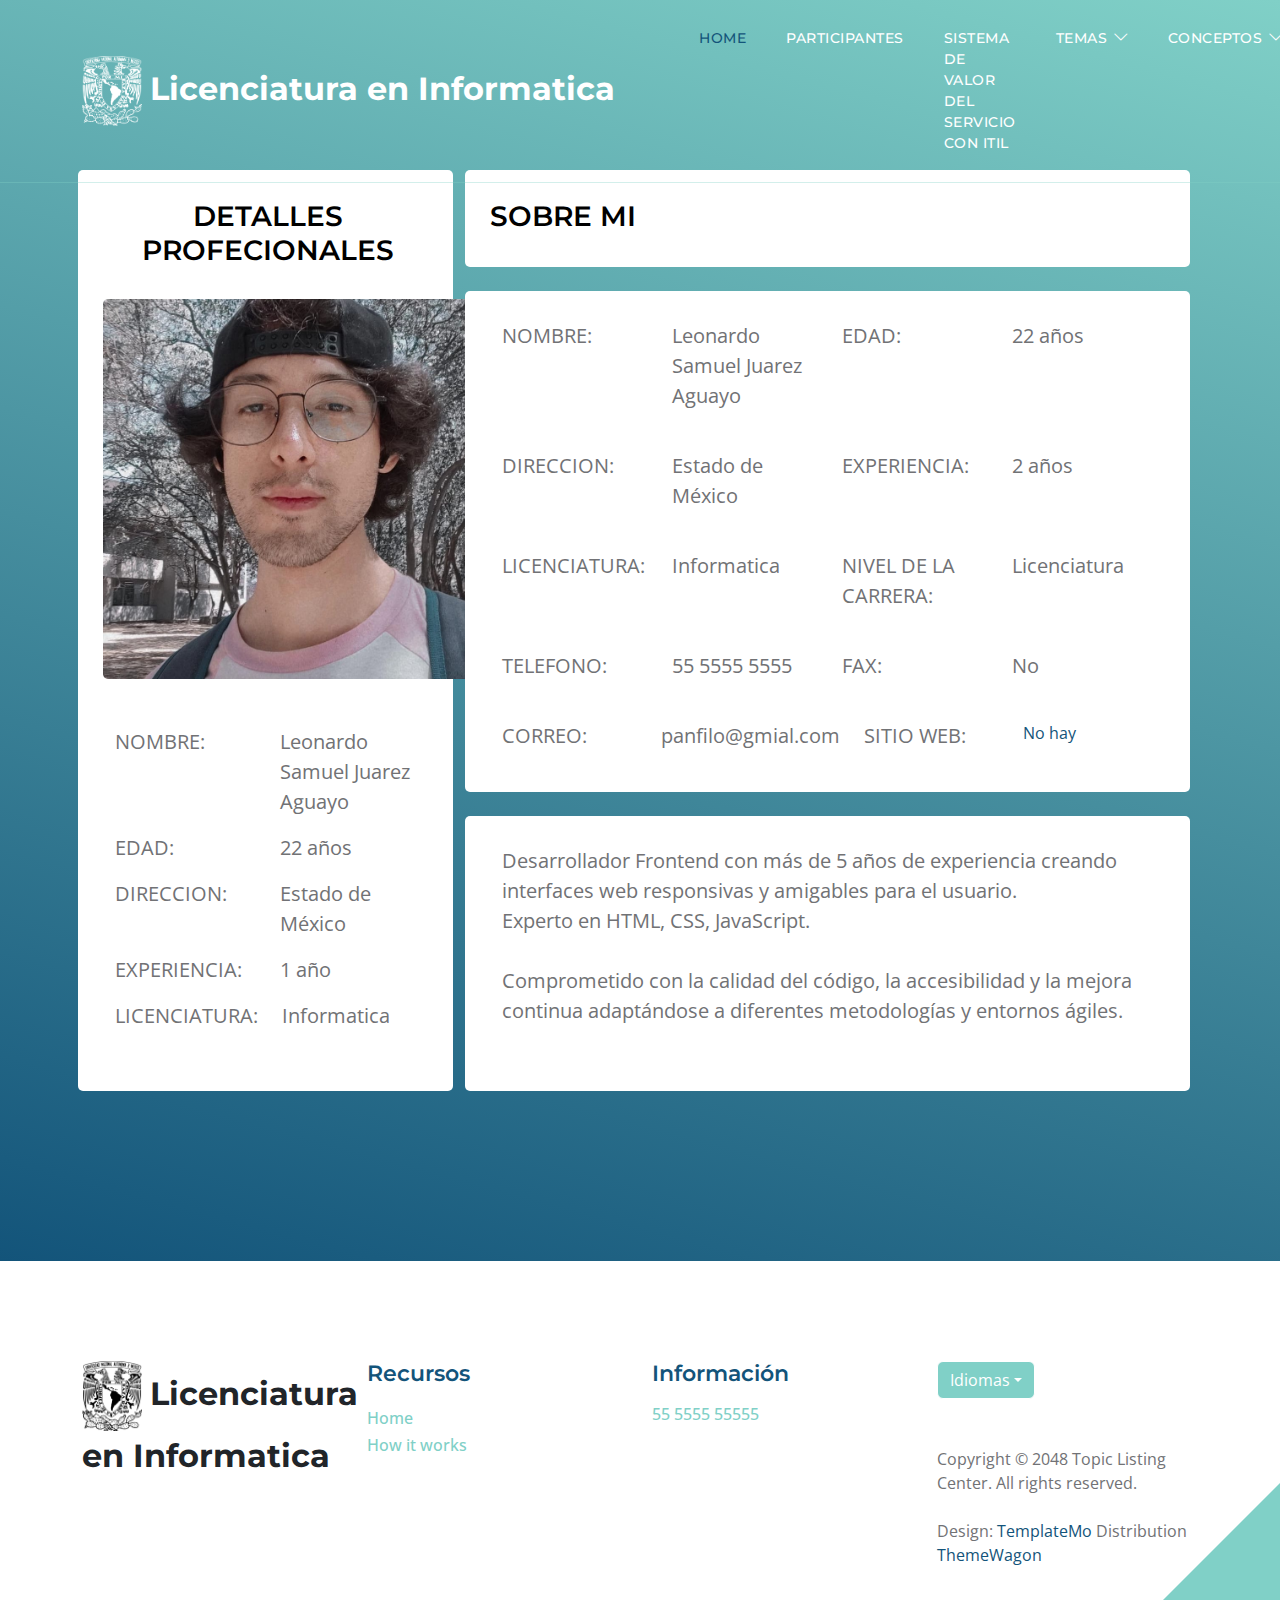
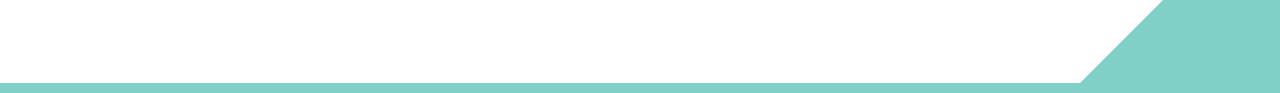
<file: ProyectoFase5/src/EscL.html>
<!doctype html>
<html lang="es">

<head>
    <meta charset="utf-8">
    <meta name="viewport" content="width=device-width, initial-scale=1">

    <meta name="description" content="">
    <meta name="author" content="">

    <title>Seminario de Servicios</title>

    <!-- CSS FILES -->
    <link rel="preconnect" href="https://fonts.googleapis.com">

    <link rel="preconnect" href="https://fonts.gstatic.com" crossorigin>

    <link href="https://fonts.googleapis.com/css2?family=Montserrat:wght@500;600;700&family=Open+Sans&display=swap"
        rel="stylesheet">

    <link href="../css/bootstrap.min.css" rel="stylesheet">

    <link href="../css/bootstrap-icons.css" rel="stylesheet">

    <link href="../css/templatemo-topic-listing.css" rel="stylesheet">
    <!--

TemplateMo 590 topic listing

https://templatemo.com/tm-590-topic-listing

-->
</head>

<body id="top">

    <main>

        <nav class="navbar navbar-expand-lg">
            <div class="container">
                <a class="navbar-brand">
                    <i><img class="logo" src="../img/logo1.png"></i>
                    <span class="colortext-w">Licenciatura en Informatica</span>
                </a>

                <div class="d-lg-none ms-auto me-4">
                    <a href="#top" class="navbar-icon bi-person smoothscroll"></a>
                </div>

                <button class="navbar-toggler" type="button" data-bs-toggle="collapse" data-bs-target="#navbarNav"
                    aria-controls="navbarNav" aria-expanded="false" aria-label="Toggle navigation">
                    <span class="navbar-toggler-icon"></span>
                </button>

                <div class="collapse navbar-collapse" id="navbarNav">
                    <ul class="navbar-nav ms-lg-5 me-lg-auto">

                        <li class="nav-item">
                            <a class="nav-link" href="../src/index.html">Home</a>
                        </li>

                        <li class="nav-item">
                            <a class="nav-link" href="../src/participantes.html">Participantes</a>
                        </li>

                        <li class="nav-item">
                            <a class="nav-link" href="../src/SVS.html">Sistema de Valor Del Servicio Con ITIL</a>
                        </li>

                        <li class="nav-item dropdown">
                            <a class="nav-link dropdown-toggle" href="#" id="navbarLightDropdownMenuLink" role="button"
                                data-bs-toggle="dropdown" aria-expanded="false">Temas</a>

                            <ul class="dropdown-menu dropdown-menu-light" aria-labelledby="navbarLightDropdownMenuLink">
                                <li><a class="dropdown-item" href="../src/Valor.html">Valor</a></li>

                                <li><a class="dropdown-item" href="../src/CocValor.html">Co creación del valor</a></li>

                                <li><a class="dropdown-item" href="../src/GdeS.html">Gestión de servicios</a></li>
                            </ul>
                        </li>

                        <li class="nav-item dropdown">
                            <a class="nav-link dropdown-toggle" href="#" id="navbarLightDropdownMenuLink" role="button"
                                data-bs-toggle="dropdown" aria-expanded="false">Conceptos</a>

                            <ul class="dropdown-menu dropdown-menu-light" aria-labelledby="navbarLightDropdownMenuLink">
                                <li><a class="dropdown-item" href="../src/organizacion.html">Organizacion</a></li>

                                <li><a class="dropdown-item" href="../src/cup.html">Cliente, Usuario Y Patrocinador</a>
                                </li>

                                <li><a class="dropdown-item" href="../src/psr.html">Productos, Servicios y Recursos</a>
                                </li>
                            </ul>
                        </li>
                    </ul>
                </div>
            </div>
        </nav>
        <section class="hero-section d-flex justify-content-center align-items-center" id="section_1">
            <div class="">
                <div class="container custom-padding2">
                    <div class="row">
                        <div class="col-sm-4 color-1 custom-padding">
                            <h4 class="text-center">DETALLES PROFECIONALES</h4>
                            <br>
                            <img src="../img/yo.jfif" class="card-img-top square-image" alt="...">
                            <br>
                            <br>
                            <br>
                            <div class="container">
                                <div class="row">
                                    <div class="col-sm">
                                        <p class="font-weight-bold">NOMBRE: </p>
                                    </div>

                                    <div class="col-sm">
                                        <p>Leonardo Samuel Juarez Aguayo</p>
                                    </div>
                                </div>
                            </div>
                            <div class="container">
                                <div class="row">
                                    <div class="col-sm">
                                        <p class="font-weight-bold">EDAD: </p>
                                    </div>
                                    <div class="col-sm">
                                        <p>22 años</p>
                                    </div>
                                </div>
                            </div>
                            <div class="container">
                                <div class="row">
                                    <div class="col-sm">
                                        <p class="font-weight-bold">DIRECCION: </p>
                                    </div>
                                    <div class="col-sm">
                                        <p>Estado de México</p>
                                    </div>
                                </div>
                            </div>
                            <div class="container">
                                <div class="row">
                                    <div class="col-sm">
                                        <p class="font-weight-bold">EXPERIENCIA: </p>
                                    </div>
                                    <div class="col-sm">
                                        <p>1 año</p>
                                    </div>
                                </div>
                            </div>
                            <div class="container">
                                <div class="row">
                                    <div class="col-sm">
                                        <p class="font-weight-bold">LICENCIATURA: </p>
                                    </div>
                                    <div class="col-sm">
                                        <p>Informatica</p>
                                    </div>
                                </div>
                            </div>
                        </div>

                        <div class="col-sm">
                            <div class="color-1 custom-padding">
                                <h4>SOBRE MI</h4>
                            </div>
                            <br>
                            <div class="color-1 custom-padding">
                                <div class="container">
                                    <div class="row">
                                        <div class="col-sm">
                                            <p class="font-weight-bold">NOMBRE: </p>
                                        </div>

                                        <div class="col-sm">
                                            <p>Leonardo Samuel Juarez Aguayo</p>
                                        </div>

                                        <div class="col-sm">
                                            <p class="font-weight-bold">EDAD: </p>
                                        </div>

                                        <div class="col-sm">
                                            <p>22 años</p>
                                        </div>
                                    </div>
                                </div>
                                <br>
                                <div class="container">
                                    <div class="row">
                                        <div class="col-sm">
                                            <p class="font-weight-bold">DIRECCION: </p>
                                        </div>
                                        <div class="col-sm">
                                            <p>Estado de México</p>
                                        </div>
                                        <div class="col-sm">
                                            <p class="font-weight-bold">EXPERIENCIA: </p>
                                        </div>
                                        <div class="col-sm">
                                            <p>2 años</p>
                                        </div>
                                    </div>
                                </div>
                                <br>
                                <div class="container">
                                    <div class="row">
                                        <div class="col-sm">
                                            <p class="font-weight-bold">LICENCIATURA: </p>
                                        </div>
                                        <div class="col-sm">
                                            <p>Informatica</p>
                                        </div>
                                        <div class="col-sm">
                                            <p class="font-weight-bold">NIVEL DE LA CARRERA: </p>
                                        </div>
                                        <div class="col-sm">
                                            <p>Licenciatura</p>
                                        </div>
                                    </div>
                                </div>
                                <br>
                                <div class="container">
                                    <div class="row">
                                        <div class="col-sm">
                                            <p class="font-weight-bold">TELEFONO: </p>
                                        </div>
                                        <div class="col-sm">
                                            <p>55 5555 5555</p>
                                        </div>
                                        <div class="col-sm">
                                            <p class="font-weight-bold">FAX: </p>
                                        </div>

                                        <div class="col-sm">
                                            <p>No</p>
                                        </div>
                                    </div>
                                </div>
                                <br>
                                <div class="container">
                                    <div class="row">
                                        <div class="col-sm">
                                            <p class="font-weight-bold">CORREO: </p>
                                        </div>
                                        <div class="col-sm">
                                            <p>panfilo@gmial.com</p>
                                        </div>
                                        <div class="col-sm">
                                            <p class="font-weight-bold">SITIO WEB: </p>
                                        </div>
                                        <div class="col-sm">
                                            <a href="#" class="colortext-2">No hay</a>
                                        </div>
                                    </div>
                                </div>
                            </div>
                            <br>
                            <div class="color-1 custom-padding">
                                <div class="container">
                                    <p class="text-justify">
                                        Desarrollador Frontend con más de 5 años de experiencia creando interfaces web
                                        responsivas y amigables
                                        para el usuario. <br>
                                        Experto en HTML, CSS, JavaScript. <br><br>
                                        Comprometido con la calidad del código, la accesibilidad y la mejora continua
                                        adaptándose a diferentes metodologías y entornos ágiles.
                                    </p>
                                    <br>
                                </div>
                            </div>
                        </div>
                    </div>
                </div>
            </div>
        </section>
    </main>

    <footer class="site-footer section-padding">
        <div class="container">
            <div class="row">

                <div class="col-lg-3 col-12 mb-4 pb-2">
                    <a class="navbar-brand mb-2" href="../src/index.html">
                        <i><img class="logo" src="../img/logoN.png"></i>
                        <span class="">Licenciatura<br>en Informatica</span>
                    </a>
                </div>

                <div class="col-lg-3 col-md-4 col-6">
                    <h6 class="site-footer-title mb-3">Recursos</h6>

                    <ul class="site-footer-links">
                        <li class="site-footer-link-item">
                            <a href="#" class="site-footer-link">Home</a>
                        </li>

                        <li class="site-footer-link-item">
                            <a href="#" class="site-footer-link">How it works</a>
                        </li>
                    </ul>
                </div>

                <div class="col-lg-3 col-md-4 col-6 mb-4 mb-lg-0">
                    <h6 class="site-footer-title mb-3">Información</h6>

                    <p class="text-white d-flex mb-1">
                        <a href="tel: 305-240-9671" class="site-footer-link">
                            55 5555 55555
                        </a>
                    </p>
                </div>

                <div class="col-lg-3 col-md-4 col-12 mt-4 mt-lg-0 ms-auto">
                    <div class="dropdown">
                        <button class="btn btn-secondary dropdown-toggle" type="button" data-bs-toggle="dropdown"
                            aria-expanded="false">
                            Idiomas</button>

                        <ul class="dropdown-menu">
                            <li><button class="dropdown-item" type="button">Español</button></li>

                            <li><button class="dropdown-item" type="button">Ingles</button></li>
                        </ul>
                    </div>

                    <p class="copyright-text mt-lg-5 mt-4">Copyright © 2048 Topic Listing Center. All rights reserved.
                        <br><br>Design: <a rel="nofollow" href="https://templatemo.com" target="_blank">TemplateMo</a>
                        Distribution <a href="https://themewagon.com">ThemeWagon</a>
                    </p>

                </div>

            </div>
        </div>
    </footer>


    <!-- JAVASCRIPT FILES -->
    <script src="../js/jquery.min.js"></script>
    <script src="../js/bootstrap.bundle.min.js"></script>
    <script src="../js/jquery.sticky.js"></script>
    <script src="../js/click-scroll.js"></script>
    <script src="../js/custom.js"></script>

</body>

</html>
</file>
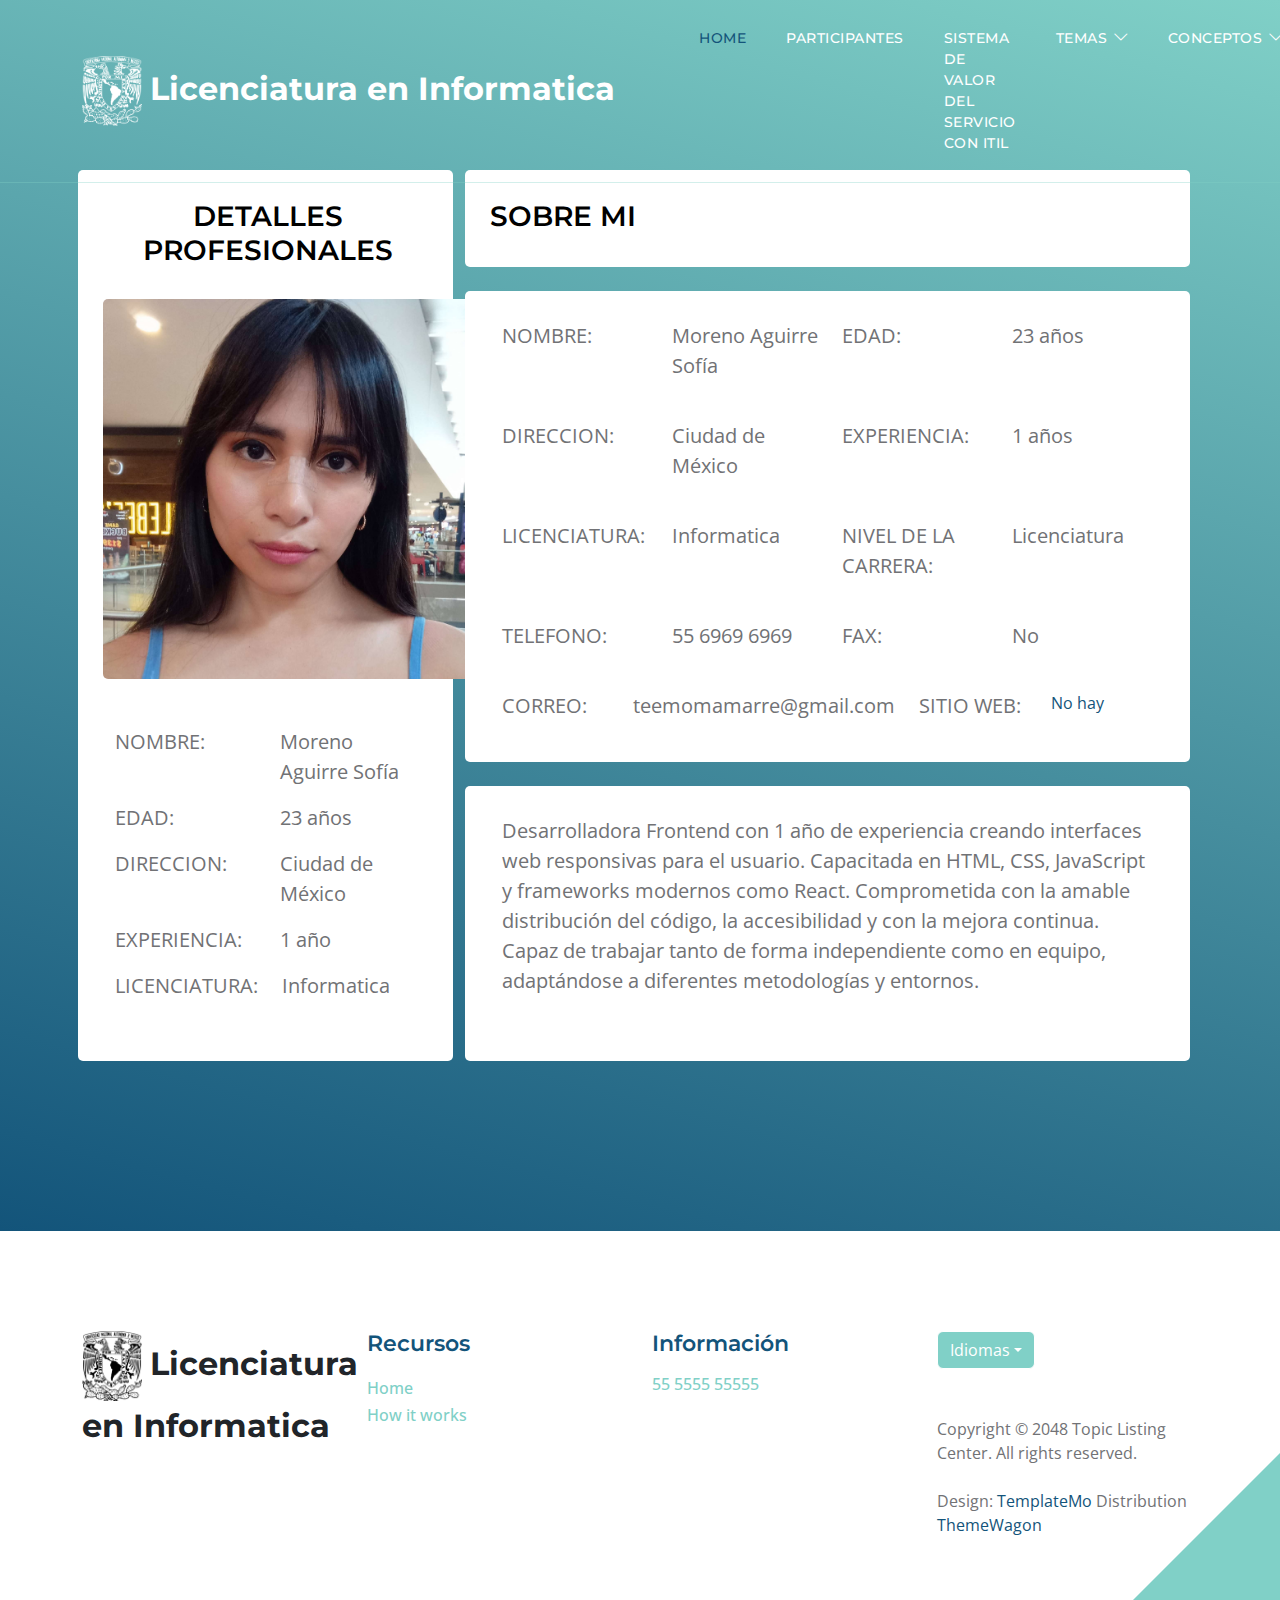
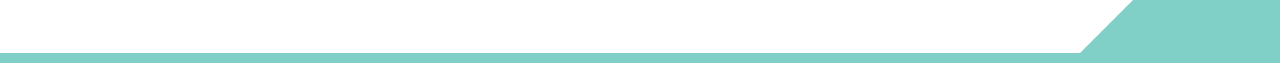
<file: ProyectoFase5/src/EscS.html>
<!doctype html>
<html lang="es">

<head>
    <meta charset="utf-8">
    <meta name="viewport" content="width=device-width, initial-scale=1">

    <meta name="description" content="">
    <meta name="author" content="">

    <title>Seminario de Servicios</title>

    <!-- CSS FILES -->
    <link rel="preconnect" href="https://fonts.googleapis.com">

    <link rel="preconnect" href="https://fonts.gstatic.com" crossorigin>

    <link href="https://fonts.googleapis.com/css2?family=Montserrat:wght@500;600;700&family=Open+Sans&display=swap"
        rel="stylesheet">

    <link href="../css/bootstrap.min.css" rel="stylesheet">

    <link href="../css/bootstrap-icons.css" rel="stylesheet">

    <link href="../css/templatemo-topic-listing.css" rel="stylesheet">
    <!--

TemplateMo 590 topic listing

https://templatemo.com/tm-590-topic-listing

-->
</head>

<body id="top">

    <main>

        <nav class="navbar navbar-expand-lg">
            <div class="container">
                <a class="navbar-brand">
                    <i><img class="logo" src="../img/logo1.png"></i>
                    <span class="colortext-w">Licenciatura en Informatica</span>
                </a>

                <div class="d-lg-none ms-auto me-4">
                    <a href="#top" class="navbar-icon bi-person smoothscroll"></a>
                </div>

                <button class="navbar-toggler" type="button" data-bs-toggle="collapse" data-bs-target="#navbarNav"
                    aria-controls="navbarNav" aria-expanded="false" aria-label="Toggle navigation">
                    <span class="navbar-toggler-icon"></span>
                </button>

                <div class="collapse navbar-collapse" id="navbarNav">
                    <ul class="navbar-nav ms-lg-5 me-lg-auto">

                        <li class="nav-item">
                            <a class="nav-link" href="../src/index.html">Home</a>
                        </li>

                        <li class="nav-item">
                            <a class="nav-link" href="../src/participantes.html">Participantes</a>
                        </li>

                        <li class="nav-item">
                            <a class="nav-link" href="../src/SVS.html">Sistema de Valor Del Servicio Con ITIL</a>
                        </li>

                        <li class="nav-item dropdown">
                            <a class="nav-link dropdown-toggle" href="#" id="navbarLightDropdownMenuLink" role="button"
                                data-bs-toggle="dropdown" aria-expanded="false">Temas</a>

                            <ul class="dropdown-menu dropdown-menu-light" aria-labelledby="navbarLightDropdownMenuLink">
                                <li><a class="dropdown-item" href="../src/Valor.html">Valor</a></li>

                                <li><a class="dropdown-item" href="../src/CocValor.html">Co creación del valor</a></li>

                                <li><a class="dropdown-item" href="../src/GdeS.html">Gestión de servicios</a></li>
                            </ul>
                        </li>

                        <li class="nav-item dropdown">
                            <a class="nav-link dropdown-toggle" href="#" id="navbarLightDropdownMenuLink" role="button"
                                data-bs-toggle="dropdown" aria-expanded="false">Conceptos</a>

                            <ul class="dropdown-menu dropdown-menu-light" aria-labelledby="navbarLightDropdownMenuLink">
                                <li><a class="dropdown-item" href="../src/organizacion.html">Organizacion</a></li>

                                <li><a class="dropdown-item" href="../src/cup.html">Cliente, Usuario Y Patrocinador</a>
                                </li>

                                <li><a class="dropdown-item" href="../src/psr.html">Productos, Servicios y Recursos</a>
                                </li>
                            </ul>
                        </li>
                    </ul>
                </div>
            </div>
        </nav>
        <section class="hero-section d-flex justify-content-center align-items-center" id="section_1">
            <div>
                <div class="container custom-padding2">
                    <div class="row">
                        <div class="col-sm-4 color-1 custom-padding">
                            <h4 class="text-center">DETALLES PROFESIONALES</h4>
                            <br>
                            <img src="../img/Sof.jpg" class="card-img-top square-image" alt="...">
                            <br>
                            <br>
                            <br>
                            <div class="container">
                                <div class="row">
                                    <div class="col-sm">
                                        <p class="font-weight-bold">NOMBRE: </p>
                                    </div>

                                    <div class="col-sm">
                                        <p>Moreno Aguirre Sofía</p>
                                    </div>
                                </div>
                            </div>
                            <div class="container">
                                <div class="row">
                                    <div class="col-sm">
                                        <p class="font-weight-bold">EDAD: </p>
                                    </div>
                                    <div class="col-sm">
                                        <p>23 años</p>
                                    </div>
                                </div>
                            </div>
                            <div class="container">
                                <div class="row">
                                    <div class="col-sm">
                                        <p class="font-weight-bold">DIRECCION: </p>
                                    </div>
                                    <div class="col-sm">
                                        <p>Ciudad de México</p>
                                    </div>
                                </div>
                            </div>
                            <div class="container">
                                <div class="row">
                                    <div class="col-sm">
                                        <p class="font-weight-bold">EXPERIENCIA: </p>
                                    </div>
                                    <div class="col-sm">
                                        <p>1 año</p>
                                    </div>
                                </div>
                            </div>
                            <div class="container">
                                <div class="row">
                                    <div class="col-sm">
                                        <p class="font-weight-bold">LICENCIATURA: </p>
                                    </div>
                                    <div class="col-sm">
                                        <p>Informatica</p>
                                    </div>
                                </div>
                            </div>
                        </div>

                        <div class="col-sm">
                            <div class="color-1 custom-padding">
                                <h4>SOBRE MI</h4>
                            </div>
                            <br>
                            <div class="color-1 custom-padding">
                                <div class="container">
                                    <div class="row">
                                        <div class="col-sm">
                                            <p class="font-weight-bold">NOMBRE: </p>
                                        </div>

                                        <div class="col-sm">
                                            <p>Moreno Aguirre Sofía</p>
                                        </div>

                                        <div class="col-sm">
                                            <p class="font-weight-bold">EDAD: </p>
                                        </div>

                                        <div class="col-sm">
                                            <p>23 años</p>
                                        </div>
                                    </div>
                                </div>
                                <br>
                                <div class="container">
                                    <div class="row">
                                        <div class="col-sm">
                                            <p class="font-weight-bold">DIRECCION: </p>
                                        </div>
                                        <div class="col-sm">
                                            <p>Ciudad de México</p>
                                        </div>
                                        <div class="col-sm">
                                            <p class="font-weight-bold">EXPERIENCIA: </p>
                                        </div>
                                        <div class="col-sm">
                                            <p>1 años</p>
                                        </div>
                                    </div>
                                </div>
                                <br>
                                <div class="container">
                                    <div class="row">
                                        <div class="col-sm">
                                            <p class="font-weight-bold">LICENCIATURA: </p>
                                        </div>
                                        <div class="col-sm">
                                            <p>Informatica</p>
                                        </div>
                                        <div class="col-sm">
                                            <p class="font-weight-bold">NIVEL DE LA CARRERA: </p>
                                        </div>
                                        <div class="col-sm">
                                            <p>Licenciatura</p>
                                        </div>
                                    </div>
                                </div>
                                <br>
                                <div class="container">
                                    <div class="row">
                                        <div class="col-sm">
                                            <p class="font-weight-bold">TELEFONO: </p>
                                        </div>
                                        <div class="col-sm">
                                            <p>55 6969 6969</p>
                                        </div>
                                        <div class="col-sm">
                                            <p class="font-weight-bold">FAX: </p>
                                        </div>
                                        <div class="col-sm">
                                            <p>No</p>
                                        </div>
                                    </div>
                                </div>
                                <br>
                                <div class="container">
                                    <div class="row">
                                        <div class="col-sm">
                                            <p class="font-weight-bold">CORREO: </p>
                                        </div>
                                        <div class="col-sm">
                                            <p>teemomamarre@gmail.com</p>
                                        </div>
                                        <div class="col-sm">
                                            <p class="font-weight-bold">SITIO WEB: </p>
                                        </div>
                                        <div class="col-sm">
                                            <a href="#" class="colortext-2">No hay</a>
                                        </div>
                                    </div>
                                </div>
                            </div>
                            <br>
                            <div class="color-1 custom-padding">
                                <div class="container">
                                    <p class="text-justify">
                                        Desarrolladora Frontend con 1 año de experiencia creando interfaces web
                                        responsivas para el usuario. Capacitada en HTML, CSS, JavaScript y frameworks
                                        modernos como React. Comprometida con la amable distribución del código, la
                                        accesibilidad y con la mejora continua. Capaz de trabajar tanto de forma
                                        independiente como en equipo, adaptándose a diferentes metodologías y entornos.
                                    </p>
                                    <br>
                                </div>
                            </div>
                        </div>
                    </div>
                </div>
            </div>
        </section>
    </main>

    <footer class="site-footer section-padding">
        <div class="container">
            <div class="row">

                <div class="col-lg-3 col-12 mb-4 pb-2">
                    <a class="navbar-brand mb-2" href="../src/index.html">
                        <i><img class="logo" src="../img/logoN.png"></i>
                        <span class="">Licenciatura<br>en Informatica</span>
                    </a>
                </div>

                <div class="col-lg-3 col-md-4 col-6">
                    <h6 class="site-footer-title mb-3">Recursos</h6>

                    <ul class="site-footer-links">
                        <li class="site-footer-link-item">
                            <a href="#" class="site-footer-link">Home</a>
                        </li>

                        <li class="site-footer-link-item">
                            <a href="#" class="site-footer-link">How it works</a>
                        </li>
                    </ul>
                </div>

                <div class="col-lg-3 col-md-4 col-6 mb-4 mb-lg-0">
                    <h6 class="site-footer-title mb-3">Información</h6>

                    <p class="text-white d-flex mb-1">
                        <a href="tel: 305-240-9671" class="site-footer-link">
                            55 5555 55555
                        </a>
                    </p>
                </div>

                <div class="col-lg-3 col-md-4 col-12 mt-4 mt-lg-0 ms-auto">
                    <div class="dropdown">
                        <button class="btn btn-secondary dropdown-toggle" type="button" data-bs-toggle="dropdown"
                            aria-expanded="false">
                            Idiomas</button>

                        <ul class="dropdown-menu">
                            <li><button class="dropdown-item" type="button">Español</button></li>

                            <li><button class="dropdown-item" type="button">Ingles</button></li>
                        </ul>
                    </div>

                    <p class="copyright-text mt-lg-5 mt-4">Copyright © 2048 Topic Listing Center. All rights reserved.
                        <br><br>Design: <a rel="nofollow" href="https://templatemo.com" target="_blank">TemplateMo</a>
                        Distribution <a href="https://themewagon.com">ThemeWagon</a>
                    </p>

                </div>

            </div>
        </div>
    </footer>


    <!-- JAVASCRIPT FILES -->
    <script src="../js/jquery.min.js"></script>
    <script src="../js/bootstrap.bundle.min.js"></script>
    <script src="../js/jquery.sticky.js"></script>
    <script src="../js/click-scroll.js"></script>
    <script src="../js/custom.js"></script>

</body>

</html>
</file>
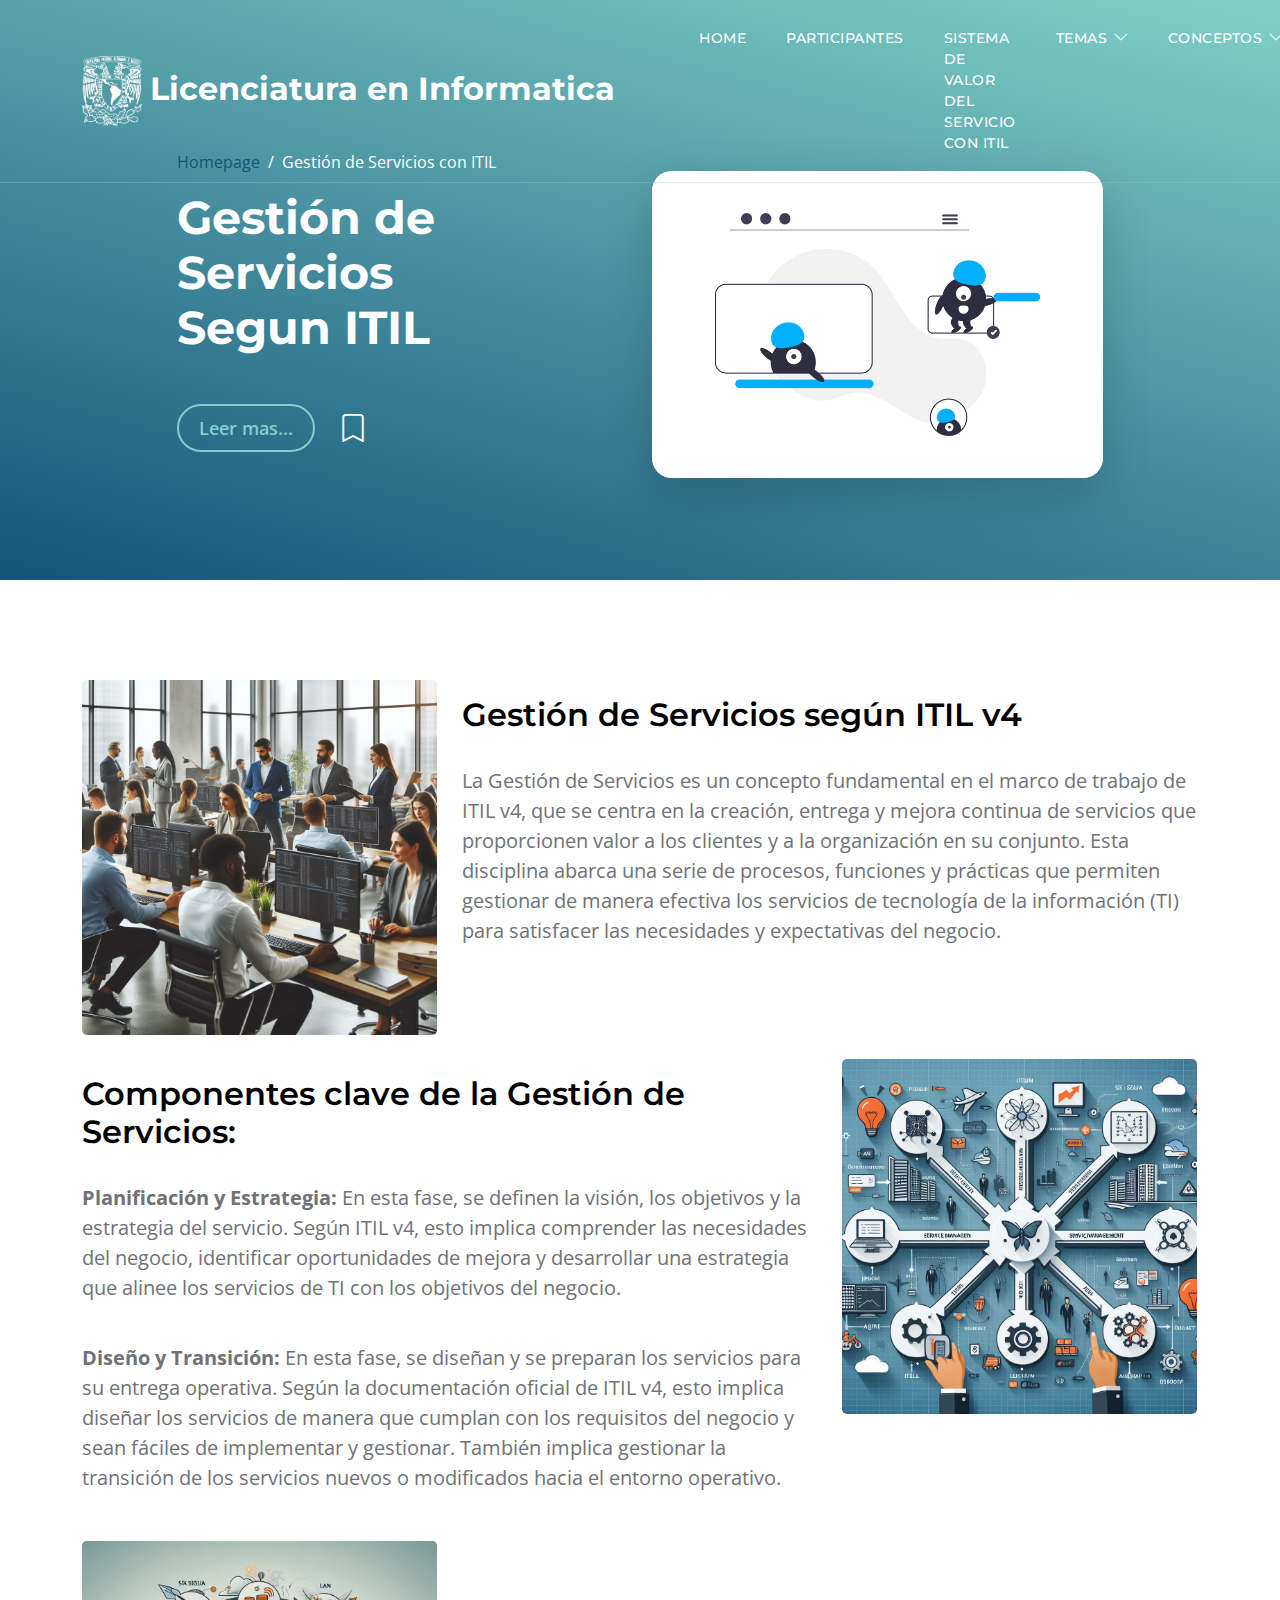
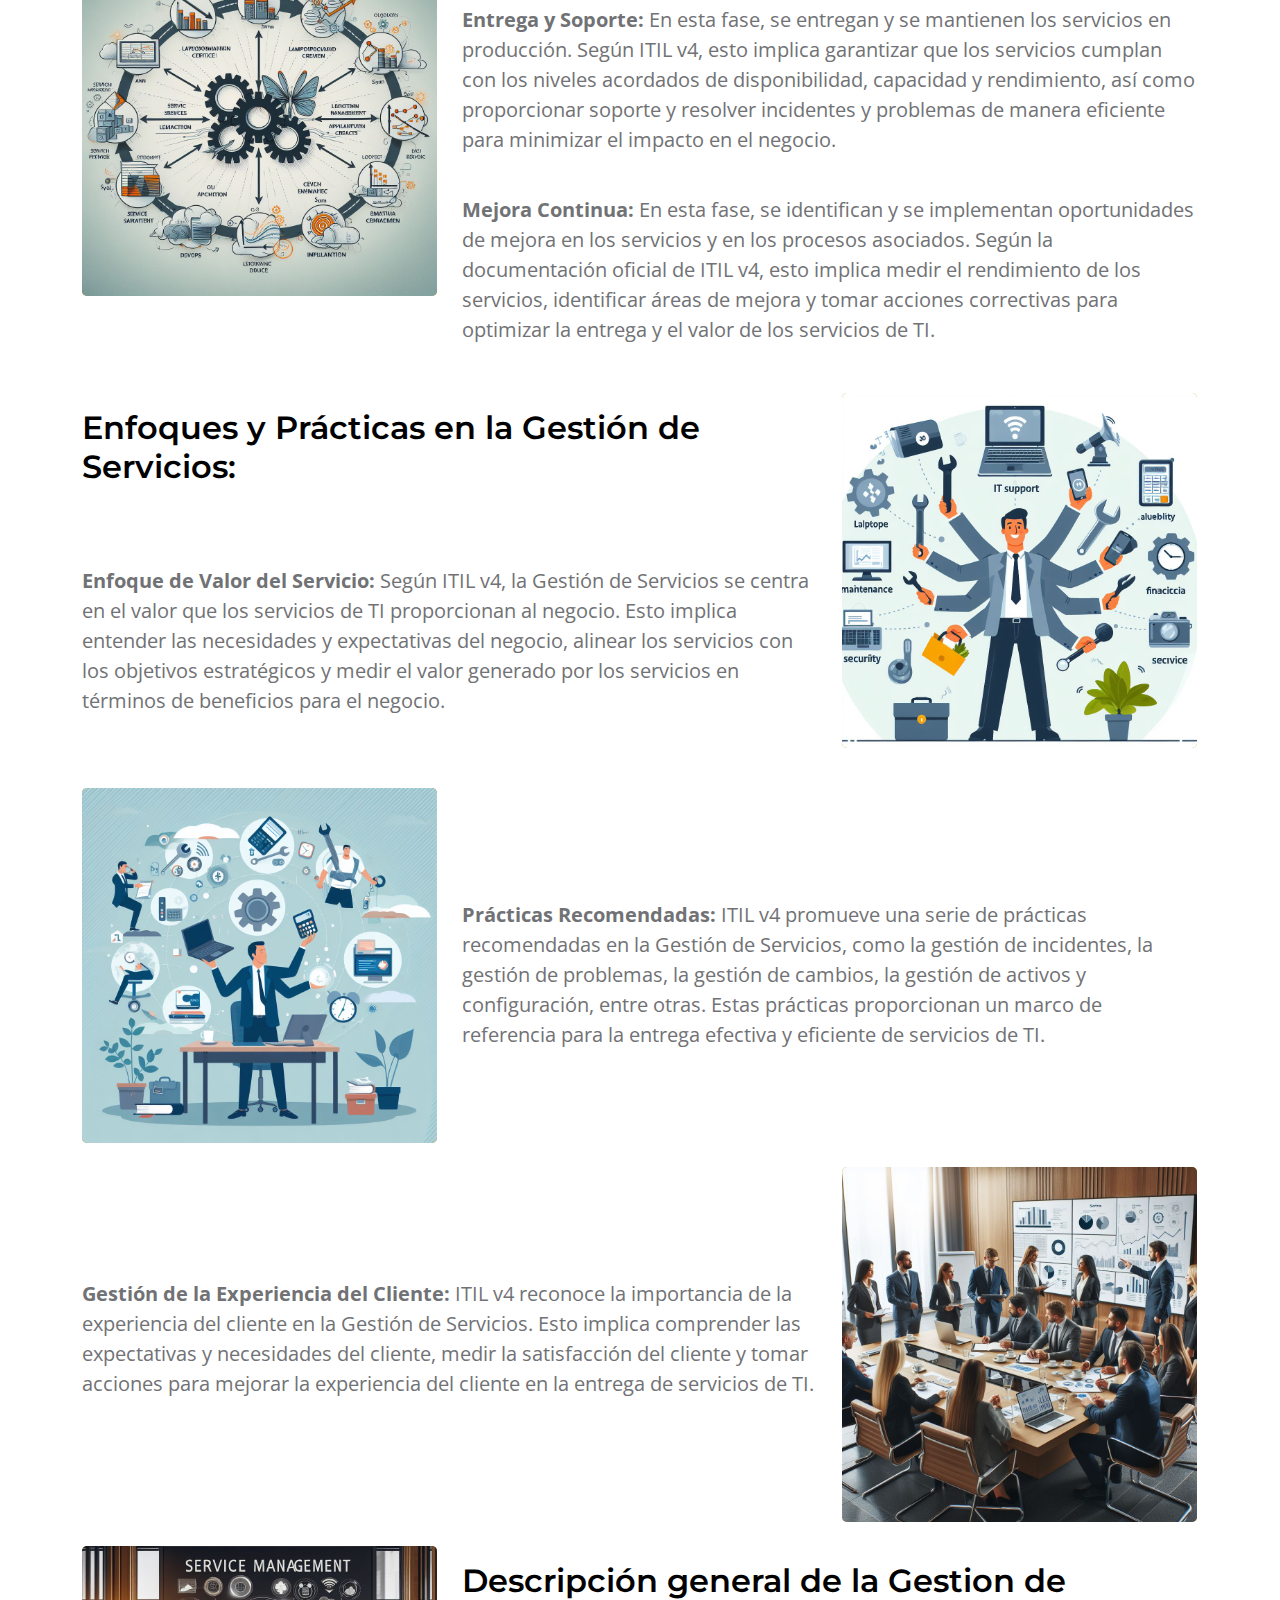
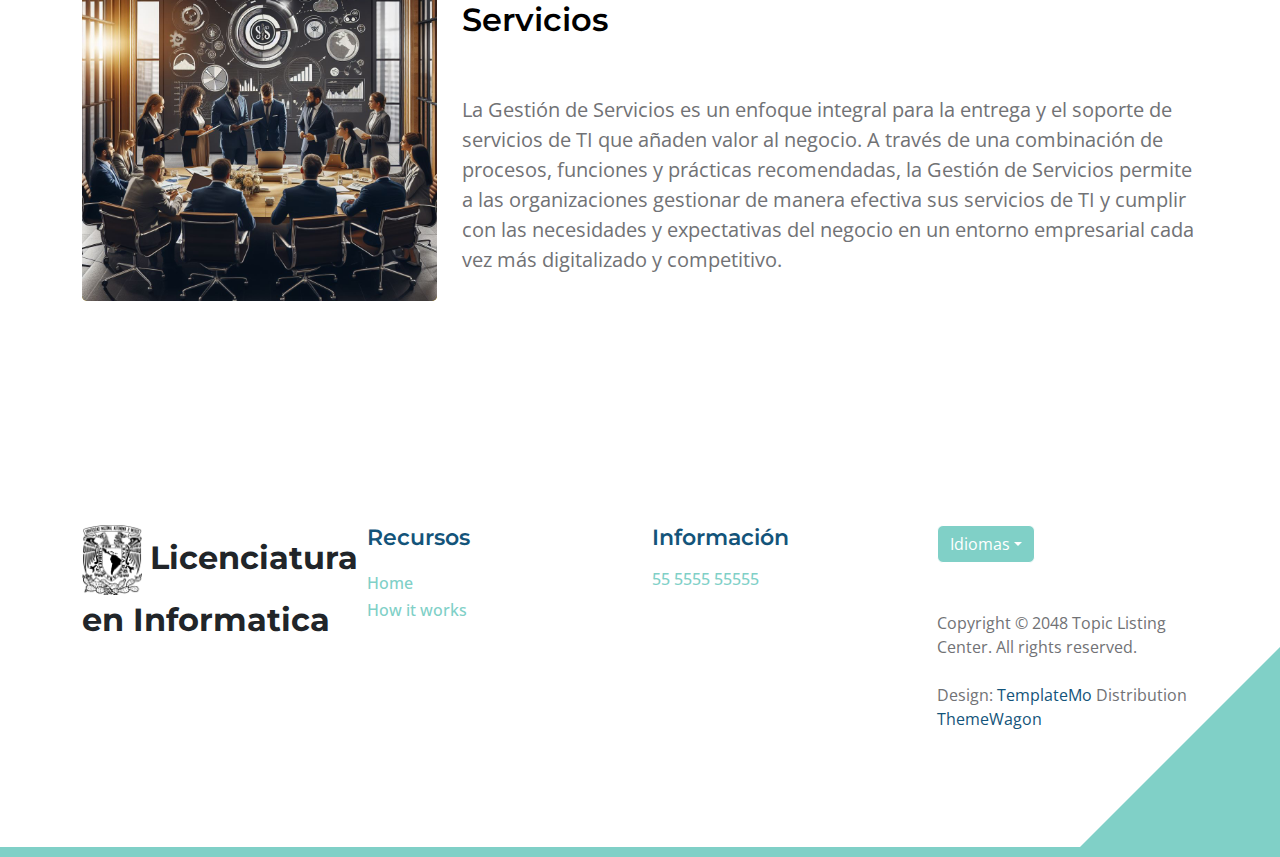
<file: ProyectoFase5/src/GdeS.html>
<!doctype html>
<html lang="es">

<head>
  <meta charset="utf-8">
  <meta name="viewport" content="width=device-width, initial-scale=1">

  <meta name="description" content="">
  <meta name="author" content="">

  <title>Gestión de Servicios con ITIL</title>

  <!-- CSS FILES -->
  <link rel="preconnect" href="https://fonts.googleapis.com">

  <link rel="preconnect" href="https://fonts.gstatic.com" crossorigin>

  <link href="https://fonts.googleapis.com/css2?family=Montserrat:wght@500;600;700&family=Open+Sans&display=swap"
    rel="stylesheet">

  <link href="../css/bootstrap.min.css" rel="stylesheet">

  <link href="../css/bootstrap-icons.css" rel="stylesheet">

  <link href="../css/templatemo-topic-listing.css" rel="stylesheet">
  <!--

TemplateMo 590 topic listing

https://templatemo.com/tm-590-topic-listing

-->
</head>

<body id="top">

  <main>

    <nav class="navbar navbar-expand-lg">
      <div class="container">
        <a class="navbar-brand">
          <i><img class="logo" src="../img/logo1.png"></i>
          <span class="colortext-w">Licenciatura en Informatica</span>
        </a>

        <div class="d-lg-none ms-auto me-4">
          <a href="#top" class="navbar-icon bi-person smoothscroll"></a>
        </div>

        <button class="navbar-toggler" type="button" data-bs-toggle="collapse" data-bs-target="#navbarNav"
          aria-controls="navbarNav" aria-expanded="false" aria-label="Toggle navigation">
          <span class="navbar-toggler-icon"></span>
        </button>

        <div class="collapse navbar-collapse" id="navbarNav">
          <ul class="navbar-nav ms-lg-5 me-lg-auto">

            <li class="nav-item">
              <a class="nav-link click-scroll" href="../src/index.html">Home</a>
            </li>

            <li class="nav-item">
              <a class="nav-link click-scroll" href="../src/participantes.html">Participantes</a>
            </li>

            <li class="nav-item">
              <a class="nav-link" href="../src/SVS.html">Sistema de Valor Del Servicio Con ITIL</a>
            </li>

            <li class="nav-item dropdown">
              <a class="nav-link dropdown-toggle" href="#" id="navbarLightDropdownMenuLink" role="button"
                data-bs-toggle="dropdown" aria-expanded="false">Temas</a>

              <ul class="dropdown-menu dropdown-menu-light" aria-labelledby="navbarLightDropdownMenuLink">
                <li><a class="dropdown-item" href="../src/Valor.html">Valor</a></li>

                <li><a class="dropdown-item" href="../src/CocValor.html">Co creación del valor</a></li>

                <li><a class="dropdown-item" href="../src/GdeS.html">Gestión de servicios</a></li>
              </ul>
            </li>

            <li class="nav-item dropdown">
              <a class="nav-link dropdown-toggle" href="#" id="navbarLightDropdownMenuLink" role="button"
                data-bs-toggle="dropdown" aria-expanded="false">Conceptos</a>

              <ul class="dropdown-menu dropdown-menu-light" aria-labelledby="navbarLightDropdownMenuLink">
                <li><a class="dropdown-item" href="../src/organizacion.html">Organizacion</a></li>

                <li><a class="dropdown-item" href="../src/cup.html">Cliente, Usuario Y Patrocinador</a>
                </li>

                <li><a class="dropdown-item" href="../src/psr.html">Productos, Servicios y Recursos</a>
                </li>
              </ul>
            </li>
          </ul>
        </div>
      </div>
    </nav>


    <header class="site-header d-flex flex-column justify-content-center align-items-center">
      <div class="container">
        <div class="row justify-content-center align-items-center">

          <div class="col-lg-5 col-12 mb-5">
            <nav aria-label="breadcrumb">
              <ol class="breadcrumb">
                <li class="breadcrumb-item"><a href="index.html">Homepage</a></li>

                <li class="breadcrumb-item active" aria-current="page">Gestión de Servicios con ITIL</li>
              </ol>
            </nav>

            <h2 class="text-white">Gestión de Servicios<br>Segun ITIL</h2>

            <div class="d-flex align-items-center mt-5">
              <a href="#topics-detail" class="btn custom-btn custom-border-btn smoothscroll me-4">Leer mas...</a>

              <a href="#top" class="custom-icon bi-bookmark smoothscroll"></a>
            </div>
          </div>

          <div class="col-lg-5 col-12">
            <div class="topics-detail-block bg-white shadow-lg">
              <img src="../img/topics/undraw_Remote_design_team_re_urdx.png"
                class="topics-detail-block-image img-fluid">
            </div>
          </div>

        </div>
      </div>
    </header>


    <section class="topics-detail-section section-padding" id="topics-detail">
      <div class="container">
        <div class="row">
          <div class="col-md-4">
            <div class="img-container color-2 custom3-padding">
              <img src="../img/gs1.jpg" class="image-tmn" alt="Imagen 2">
            </div>
          </div>

          <div class="col-md-8 pt-3 pb-2 pl-5">
            <h3 class="colortext-2">Gestión de Servicios según ITIL v4</h3>
            <br>
            <p class="text-justify">
              La Gestión de Servicios es un concepto fundamental en el marco de trabajo de ITIL v4, que se centra
              en la creación, entrega y mejora continua de servicios que proporcionen valor a los clientes y a la
              organización en su conjunto. Esta disciplina abarca una serie de procesos, funciones y prácticas que
              permiten gestionar de manera efectiva los servicios de tecnología de la información (TI) para
              satisfacer las necesidades y expectativas del negocio.
            </p>
          </div>
        </div>
        <br>

        <div class="row">
          <div class="col-md-8 pt-3 pb-2 pl-5">
            <h3 class="colortext-2">Componentes clave de la Gestión de Servicios:</h3>
            <br>
            <p class="text-justify">
              <strong>Planificación y Estrategia:</strong> En esta fase, se definen la visión, los objetivos y la
              estrategia del servicio. Según ITIL v4, esto implica comprender las necesidades del negocio,
              identificar oportunidades de mejora y desarrollar una estrategia que alinee los servicios de TI con
              los objetivos del negocio.
            </p>
            <br>
            <p class="text-justify">
              <strong>Diseño y Transición:</strong> En esta fase, se diseñan y se preparan los servicios para su
              entrega operativa. Según la documentación oficial de ITIL v4, esto implica diseñar los servicios de
              manera que cumplan con los requisitos del negocio y sean fáciles de implementar y gestionar. También
              implica gestionar la transición de los servicios nuevos o modificados hacia el entorno operativo.
            </p>
          </div>
          <div class="col-md-4">
            <div class="img-container color-2 custom3-padding">
              <img src="../img/gs2.jpg" class="image-tmn" alt="Imagen 2">
            </div>
          </div>
        </div>
        <br>

        <div class="row">
          <div class="col-md-4">
            <div class="img-container color-2 custom3-padding">
              <img src="../img/gs3.jpg" class="image-tmn" alt="Imagen 2">
            </div>
          </div>
          <div class="col-md-8 pt-3 pb-2 pl-5">
            <br><br>
            <p class="text-justify">
              <strong>Entrega y Soporte:</strong> En esta fase, se entregan y se mantienen los servicios en
              producción. Según ITIL v4, esto implica garantizar que los servicios cumplan con los niveles
              acordados de disponibilidad, capacidad y rendimiento, así como proporcionar soporte y resolver
              incidentes y problemas de manera eficiente para minimizar el impacto en el negocio.
            </p>
            <br>
            <p class="text-justify">
              <strong>Mejora Continua:</strong> En esta fase, se identifican y se implementan oportunidades de
              mejora en los servicios y en los procesos asociados. Según la documentación oficial de ITIL v4, esto
              implica medir el rendimiento de los servicios, identificar áreas de mejora y tomar acciones
              correctivas para optimizar la entrega y el valor de los servicios de TI.
            </p>
          </div>
        </div>
        <br>

        <div class="row">
          <div class="col-md-8 pt-3 pb-2 pl-5">
            <h3 class="colortext-2">Enfoques y Prácticas en la Gestión de Servicios:</h3>
            <br><br><br>
            <p class="text-justify">
              <strong>Enfoque de Valor del Servicio:</strong> Según ITIL v4, la Gestión de Servicios se centra en el
              valor que los servicios de TI proporcionan al negocio. Esto implica entender las necesidades y
              expectativas del negocio, alinear los servicios con los objetivos estratégicos y medir el valor generado
              por los servicios en términos de beneficios para el negocio.
            </p>
            <br>
          </div>
          <div class="col-md-4">
            <div class="img-container color-2 custom3-padding">
              <img src="../img/gs4.jpg" class="image-tmn" alt="Imagen 2">
            </div>
          </div>
        </div>
        <br>

        <div class="row">
          <div class="col-md-4">
            <div class="img-container color-2 custom3-padding">
              <img src="../img/gs5.jpg" class="image-tmn" alt="Imagen 2">
            </div>
          </div>
          <div class="col-md-8 pt-3 pb-2 pl-5">
            <br><br><br><br>
            <p class="text-justify">
              <strong>Prácticas Recomendadas:</strong> ITIL v4 promueve una serie de prácticas recomendadas en la
              Gestión de Servicios, como la gestión de incidentes, la gestión de problemas, la gestión de cambios, la
              gestión de activos y configuración, entre otras. Estas prácticas proporcionan un marco de referencia para
              la entrega efectiva y eficiente de servicios de TI.
            </p>
            <br>
          </div>
        </div>
        <br>

        <div class="row">
          <div class="col-md-8 pt-3 pb-2 pl-5">
            <br><br><br><br>
            <p class="text-justify">
              <strong>Gestión de la Experiencia del Cliente:</strong> ITIL v4 reconoce la importancia de la experiencia
              del cliente en la Gestión de Servicios. Esto implica comprender las expectativas y necesidades del
              cliente, medir la satisfacción del cliente y tomar acciones para mejorar la experiencia del cliente en la
              entrega de servicios de TI.
            </p>
            <br>
          </div>
          <div class="col-md-4">
            <div class="img-container color-2 custom3-padding">
              <img src="../img/gs6.jpg" class="image-tmn" alt="Imagen 2">
            </div>
          </div>
        </div>
        <br>

        <div class="row">
          <div class="col-md-4">
            <div class="img-container color-2 custom3-padding">
              <img src="../img/gs7.jpg" class="image-tmn" alt="Imagen 2">
            </div>
          </div>
          <div class="col-md-8 pt-3 pb-2 pl-5">
            <h3 class="colortext-2">Descripción general de la Gestion de Servicios</h3>
            <br><br>
            <p class="text-justify">
              La Gestión de Servicios es un enfoque integral para la entrega y el soporte de servicios de TI que añaden
              valor al negocio. A través de una combinación de procesos, funciones y prácticas recomendadas, la Gestión
              de Servicios permite a las organizaciones gestionar de manera efectiva sus servicios de TI y cumplir con
              las necesidades y expectativas del negocio en un entorno empresarial cada vez más digitalizado y
              competitivo.
            </p>
          </div>
        </div>
        <br>
      </div>
    </section>
  </main>

  <footer class="site-footer section-padding">
    <div class="container">
      <div class="row">

        <div class="col-lg-3 col-12 mb-4 pb-2">
          <a class="navbar-brand mb-2" href="index.html">
            <i><img class="logo" src="../img/logoN.png"></i>
            <span class="">Licenciatura<br>en Informatica</span>
          </a>
        </div>

        <div class="col-lg-3 col-md-4 col-6">
          <h6 class="site-footer-title mb-3">Recursos</h6>

          <ul class="site-footer-links">
            <li class="site-footer-link-item">
              <a href="#" class="site-footer-link">Home</a>
            </li>

            <li class="site-footer-link-item">
              <a href="#" class="site-footer-link">How it works</a>
            </li>
          </ul>
        </div>

        <div class="col-lg-3 col-md-4 col-6 mb-4 mb-lg-0">
          <h6 class="site-footer-title mb-3">Información</h6>

          <p class="text-white d-flex mb-1">
            <a href="tel: 305-240-9671" class="site-footer-link">
              55 5555 55555
            </a>
          </p>
        </div>

        <div class="col-lg-3 col-md-4 col-12 mt-4 mt-lg-0 ms-auto">
          <div class="dropdown">
            <button class="btn btn-secondary dropdown-toggle" type="button" data-bs-toggle="dropdown"
              aria-expanded="false">
              Idiomas</button>

            <ul class="dropdown-menu">
              <li><button class="dropdown-item" type="button">Español</button></li>

              <li><button class="dropdown-item" type="button">Ingles</button></li>
            </ul>
          </div>

          <p class="copyright-text mt-lg-5 mt-4">Copyright © 2048 Topic Listing Center. All rights reserved.
            <br><br>Design: <a rel="nofollow" href="https://templatemo.com" target="_blank">TemplateMo</a> Distribution
            <a href="https://themewagon.com">ThemeWagon</a>
          </p>

        </div>

      </div>
    </div>
  </footer>

  <!-- JAVASCRIPT FILES -->
  <script src="../js/jquery.min.js"></script>
  <script src="../js/bootstrap.bundle.min.js"></script>
  <script src="../js/jquery.sticky.js"></script>
  <script src="../js/custom.js"></script>

</body>

</html>
</file>
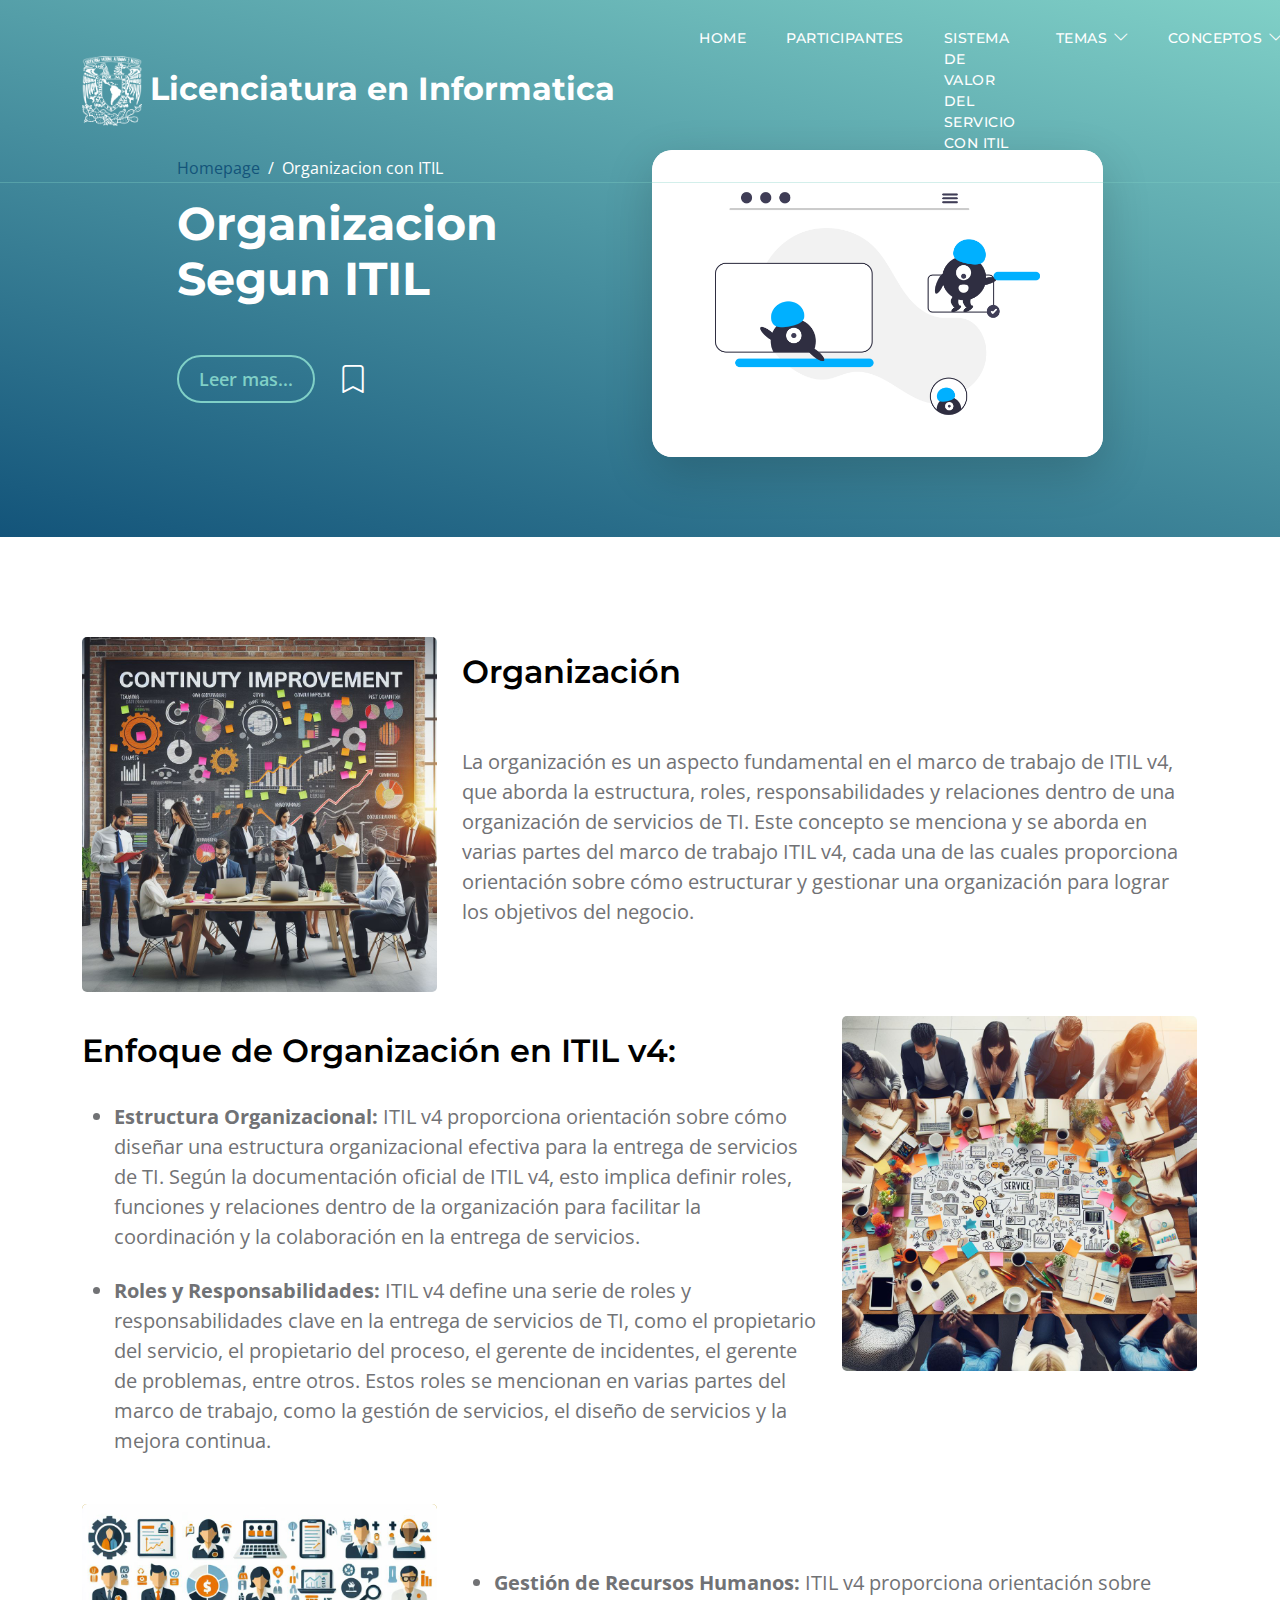
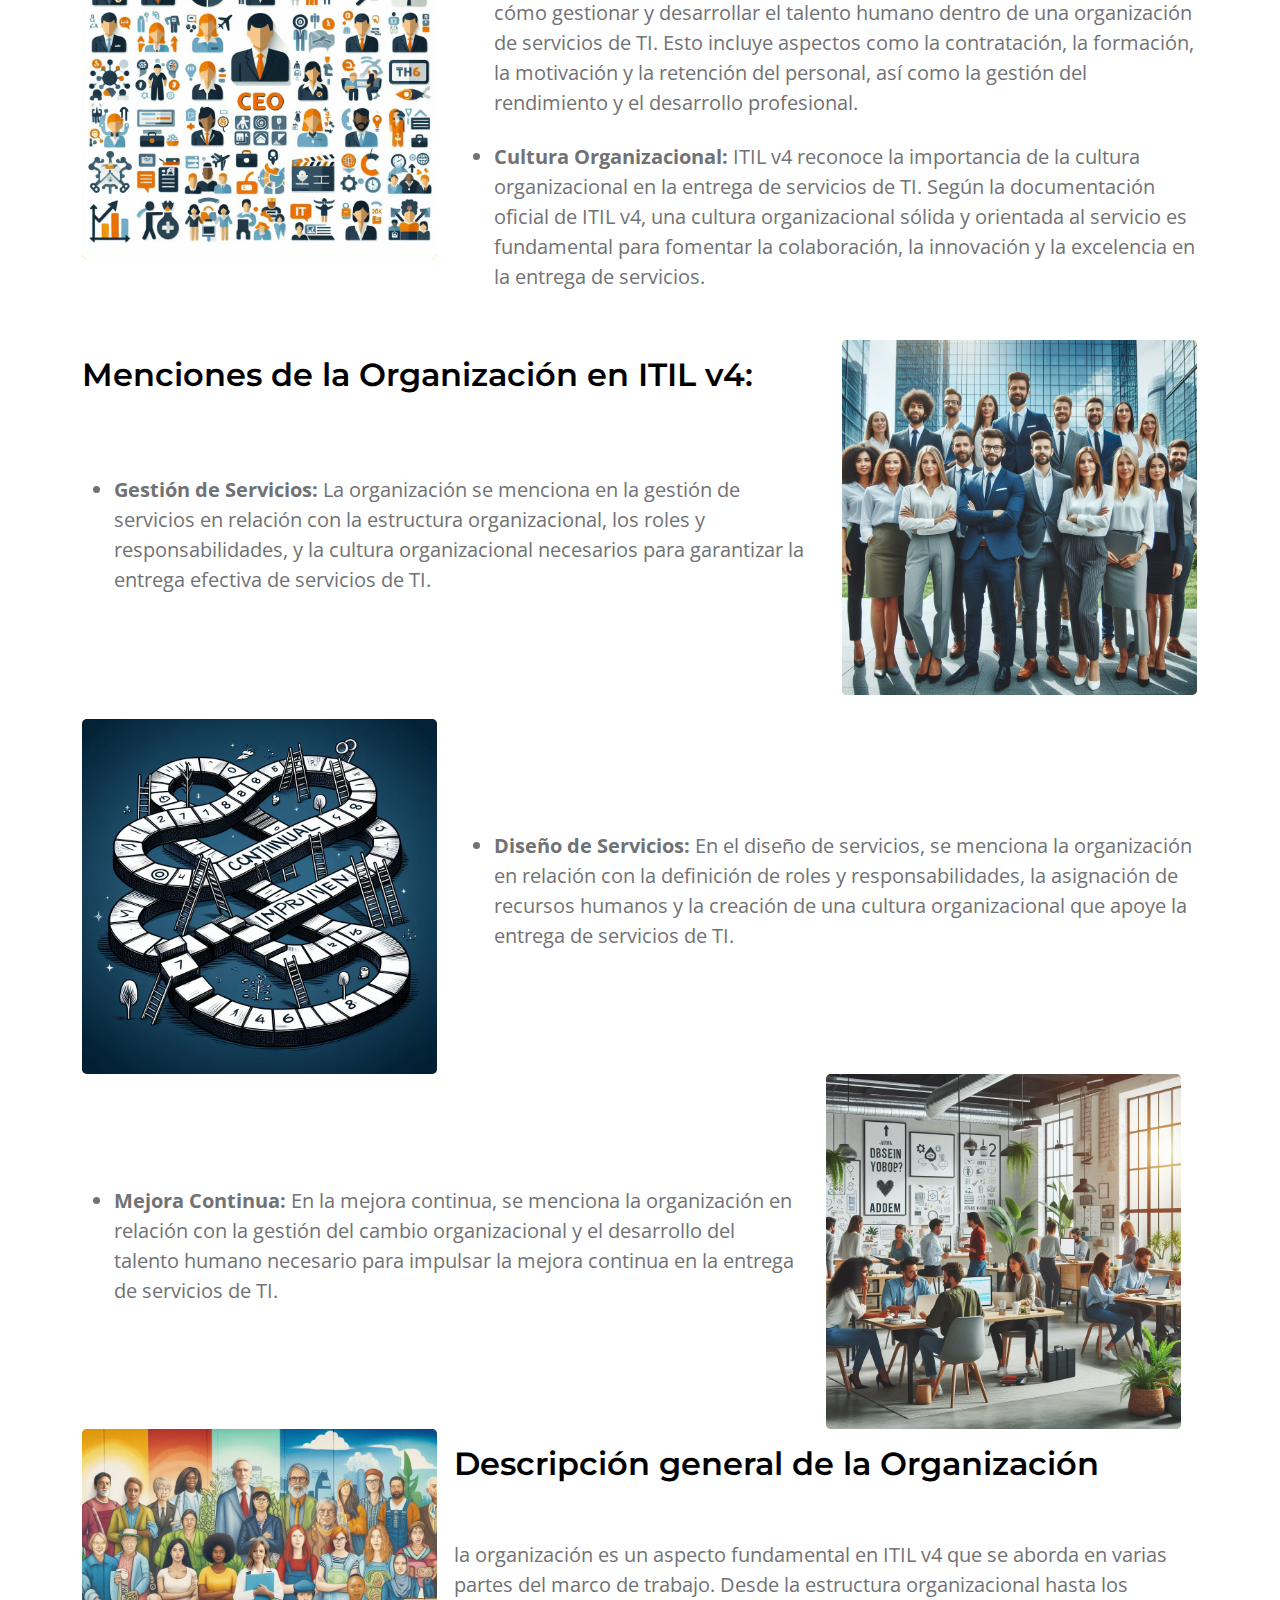
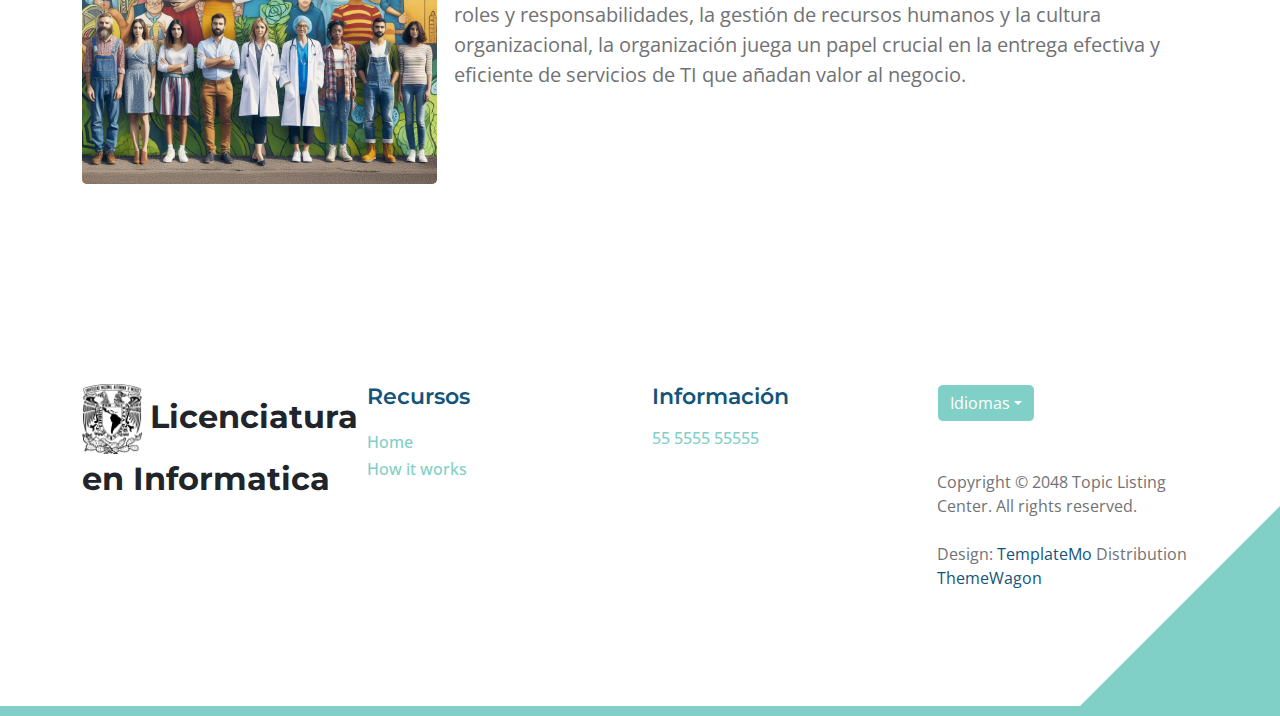
<file: ProyectoFase5/src/organizacion.html>
<!doctype html>
<html lang="es">

<head>
  <meta charset="utf-8">
  <meta name="viewport" content="width=device-width, initial-scale=1">

  <meta name="description" content="">
  <meta name="author" content="">

  <title>Organizacion</title>

  <!-- CSS FILES -->
  <link rel="preconnect" href="https://fonts.googleapis.com">

  <link rel="preconnect" href="https://fonts.gstatic.com" crossorigin>

  <link href="https://fonts.googleapis.com/css2?family=Montserrat:wght@500;600;700&family=Open+Sans&display=swap"
    rel="stylesheet">

  <link href="../css/bootstrap.min.css" rel="stylesheet">

  <link href="../css/bootstrap-icons.css" rel="stylesheet">

  <link href="../css/templatemo-topic-listing.css" rel="stylesheet">
  <!--

TemplateMo 590 topic listing

https://templatemo.com/tm-590-topic-listing

-->
</head>

<body id="top">

  <main>

    <nav class="navbar navbar-expand-lg">
      <div class="container">
        <a class="navbar-brand">
          <i><img class="logo" src="../img/logo1.png"></i>
          <span class="colortext-w">Licenciatura en Informatica</span>
        </a>

        <div class="d-lg-none ms-auto me-4">
          <a href="#top" class="navbar-icon bi-person smoothscroll"></a>
        </div>

        <button class="navbar-toggler" type="button" data-bs-toggle="collapse" data-bs-target="#navbarNav"
          aria-controls="navbarNav" aria-expanded="false" aria-label="Toggle navigation">
          <span class="navbar-toggler-icon"></span>
        </button>

        <div class="collapse navbar-collapse" id="navbarNav">
          <ul class="navbar-nav ms-lg-5 me-lg-auto">

            <li class="nav-item">
              <a class="nav-link click-scroll" href="../src/index.html">Home</a>
            </li>

            <li class="nav-item">
              <a class="nav-link click-scroll" href="../src/participantes.html">Participantes</a>
            </li>

            <li class="nav-item">
              <a class="nav-link" href="../src/SVS.html">Sistema de Valor Del Servicio Con ITIL</a>
            </li>

            <li class="nav-item dropdown">
              <a class="nav-link dropdown-toggle" href="#" id="navbarLightDropdownMenuLink" role="button"
                data-bs-toggle="dropdown" aria-expanded="false">Temas</a>

              <ul class="dropdown-menu dropdown-menu-light" aria-labelledby="navbarLightDropdownMenuLink">
                <li><a class="dropdown-item" href="../src/Valor.html">Valor</a></li>

                <li><a class="dropdown-item" href="../src/CocValor.html">Co creación del valor</a></li>

                <li><a class="dropdown-item" href="../src/GdeS.html">Gestión de servicios</a></li>
              </ul>
            </li>

            <li class="nav-item dropdown">
              <a class="nav-link dropdown-toggle" href="#" id="navbarLightDropdownMenuLink" role="button"
                data-bs-toggle="dropdown" aria-expanded="false">Conceptos</a>

              <ul class="dropdown-menu dropdown-menu-light" aria-labelledby="navbarLightDropdownMenuLink">
                <li><a class="dropdown-item" href="../src/organizacion.html">Organizacion</a></li>

                <li><a class="dropdown-item" href="../src/cup.html">Cliente, Usuario Y Patrocinador</a>
                </li>

                <li><a class="dropdown-item" href="../src/psr.html">Productos, Servicios y Recursos</a>
                </li>
              </ul>
            </li>
          </ul>
        </div>
      </div>
    </nav>

    <header class="site-header d-flex flex-column justify-content-center align-items-center">
      <div class="container">
        <div class="row justify-content-center align-items-center">

          <div class="col-lg-5 col-12 mb-5">
            <nav aria-label="breadcrumb">
              <ol class="breadcrumb">
                <li class="breadcrumb-item"><a href="index.html">Homepage</a></li>

                <li class="breadcrumb-item active" aria-current="page">Organizacion con ITIL</li>
              </ol>
            </nav>

            <h2 class="text-white">Organizacion<br>Segun ITIL</h2>

            <div class="d-flex align-items-center mt-5">
              <a href="#topics-detail" class="btn custom-btn custom-border-btn smoothscroll me-4">Leer mas...</a>

              <a href="#top" class="custom-icon bi-bookmark smoothscroll"></a>
            </div>
          </div>

          <div class="col-lg-5 col-12">
            <div class="topics-detail-block bg-white shadow-lg">
              <img src="../img/topics/undraw_Remote_design_team_re_urdx.png"
                class="topics-detail-block-image img-fluid">
            </div>
          </div>

        </div>
      </div>
    </header>


    <section class="topics-detail-section section-padding" id="topics-detail">
      <div class="container">
        <div class="row">
          <div class="col-md-4">
            <div class="img-container color-2 custom3-padding">
              <img src="../img/o1.jpg" class="image-tmn" alt="Imagen 2">
            </div>
          </div>

          <div class="col-md-8 pt-3 pb-2 pl-5">
            <h3 class="colortext-2">Organización</h3>
            <br><br>
            <p class="text-justify">
              La organización es un aspecto fundamental en el marco de trabajo de ITIL v4, que aborda la estructura,
              roles,
              responsabilidades y relaciones dentro de una organización de servicios de TI. Este concepto se menciona y
              se
              aborda en varias partes del marco de trabajo ITIL v4, cada una de las cuales proporciona orientación sobre
              cómo estructurar y gestionar una organización para lograr los objetivos del negocio.
            </p>
            <br>
          </div>
        </div>
        <br>

        <div class="row">
          <div class="col-md-8 pt-3 pb-2 pl-5">
            <h3 class="colortext-2">Enfoque de Organización en ITIL v4:</h3>
            <br>
            <ul>
              <li><strong>Estructura Organizacional:</strong> ITIL v4 proporciona orientación sobre cómo diseñar una
                estructura organizacional efectiva para la entrega de servicios de TI. Según la documentación oficial de
                ITIL v4, esto implica definir roles, funciones y relaciones dentro de la organización para facilitar la
                coordinación y la colaboración en la entrega de servicios.</li>
              <br>
              <li><strong>Roles y Responsabilidades:</strong> ITIL v4 define una serie de roles y responsabilidades
                clave en
                la entrega de servicios de TI, como el propietario del servicio, el propietario del proceso, el gerente
                de
                incidentes, el gerente de problemas, entre otros. Estos roles se mencionan en varias partes del marco de
                trabajo, como la gestión de servicios, el diseño de servicios y la mejora continua.</li>
            </ul>
          </div>
          <div class="col-md-4">
            <div class="img-container color-2 custom3-padding">
              <img src="../img/o2.jpg" class="image-tmn" alt="Imagen 2">
            </div>
          </div>
        </div>
        <br>

        <div class="row">
          <div class="col-md-4">
            <div class="img-container color-2 custom3-padding">
              <img src="../img/o3.jpg" class="image-tmn" alt="Imagen 2">
            </div>
          </div>
          <div class="col-md-8 pt-3 pb-2 pl-5">
            <br><br>
            <ul>
              <li><strong>Gestión de Recursos Humanos:</strong> ITIL v4 proporciona orientación sobre cómo gestionar y
                desarrollar el talento humano dentro de una organización de servicios de TI. Esto incluye aspectos como
                la
                contratación, la formación, la motivación y la retención del personal, así como la gestión del
                rendimiento y
                el desarrollo profesional.</li>
              <br>
              <li><strong>Cultura Organizacional:</strong> ITIL v4 reconoce la importancia de la cultura organizacional
                en
                la entrega de servicios de TI. Según la documentación oficial de ITIL v4, una cultura organizacional
                sólida
                y orientada al servicio es fundamental para fomentar la colaboración, la innovación y la excelencia en
                la
                entrega de servicios.</li>
            </ul>
          </div>
        </div>
        <br>

        <div class="row">
          <div class="col-md-8 pt-3 pb-2 pl-5">
            <h3 class="colortext-2">Menciones de la Organización en ITIL v4:</h3>
            <br><br><br>
            <ul>
              <li><strong>Gestión de Servicios:</strong> La organización se menciona en la gestión de servicios en
                relación
                con la estructura organizacional, los roles y responsabilidades, y la cultura organizacional necesarios
                para
                garantizar la entrega efectiva de servicios de TI.</li>
              <br>
          </div>
          <div class="col-md-4">
            <div class="img-container color-2 custom3-padding">
              <img src="../img/o4.jpg" class="image-tmn" alt="Imagen 2">
            </div>
          </div>
        </div>
        <br>

        <div class="row">
          <div class="col-md-4">
            <div class="img-container color-2 custom3-padding">
              <img src="../img/o5.jpg" class="image-tmn" alt="Imagen 2">
            </div>
          </div>
          <div class="col-md-8 pt-3 pb-2 pl-5">
            <br><br><br><br>
            <ul>
              <li><strong>Diseño de Servicios:</strong> En el diseño de servicios, se menciona la organización en
                relación
                con la definición de roles y responsabilidades, la asignación de recursos humanos y la creación de una
                cultura organizacional que apoye la entrega de servicios de TI.</li>
              <br>
          </div>
          <br>

          <div class="row">
            <div class="col-md-8 pt-3 pb-2 pl-5">
              <br><br><br><br>
              <ul>
                <li><strong>Mejora Continua:</strong> En la mejora continua, se menciona la organización en relación con
                  la
                  gestión del cambio organizacional y el desarrollo del talento humano necesario para impulsar la mejora
                  continua en la entrega de servicios de TI.</li>
                <br>
            </div>
            <div class="col-md-4">
              <div class="img-container color-2 custom3-padding">
                <img src="../img/o6.jpg" class="image-tmn" alt="Imagen 2">
              </div>
            </div>
          </div>
          <br>

          <div class="row">
            <div class="col-md-4">
              <div class="img-container color-2 custom3-padding">
                <img src="../img/o7.jpg" class="image-tmn" alt="Imagen 2">
              </div>
            </div>
            <div class="col-md-8 pt-3 pb-2 pl-5">
              <h3 class="colortext-2">Descripción general de la Organización </h3>
              <br><br>
              <p class="text-justify">
                la organización es un aspecto fundamental en ITIL v4 que se aborda en varias partes del marco de
                trabajo.
                Desde la estructura organizacional hasta los roles y responsabilidades, la gestión de recursos humanos y
                la
                cultura organizacional, la organización juega un papel crucial en la entrega efectiva y eficiente de
                servicios de TI que añadan valor al negocio.
              </p>
            </div>
          </div>
          <br>

        </div>
    </section>
  </main>

  <footer class="site-footer section-padding">
    <div class="container">
      <div class="row">

        <div class="col-lg-3 col-12 mb-4 pb-2">
          <a class="navbar-brand mb-2" href="index.html">
            <i><img class="logo" src="../img/logoN.png"></i>
            <span class="">Licenciatura<br>en Informatica</span>
          </a>
        </div>

        <div class="col-lg-3 col-md-4 col-6">
          <h6 class="site-footer-title mb-3">Recursos</h6>

          <ul class="site-footer-links">
            <li class="site-footer-link-item">
              <a href="#" class="site-footer-link">Home</a>
            </li>

            <li class="site-footer-link-item">
              <a href="#" class="site-footer-link">How it works</a>
            </li>
          </ul>
        </div>

        <div class="col-lg-3 col-md-4 col-6 mb-4 mb-lg-0">
          <h6 class="site-footer-title mb-3">Información</h6>

          <p class="text-white d-flex mb-1">
            <a href="tel: 305-240-9671" class="site-footer-link">
              55 5555 55555
            </a>
          </p>
        </div>

        <div class="col-lg-3 col-md-4 col-12 mt-4 mt-lg-0 ms-auto">
          <div class="dropdown">
            <button class="btn btn-secondary dropdown-toggle" type="button" data-bs-toggle="dropdown"
              aria-expanded="false">
              Idiomas</button>

            <ul class="dropdown-menu">
              <li><button class="dropdown-item" type="button">Español</button></li>

              <li><button class="dropdown-item" type="button">Ingles</button></li>
            </ul>
          </div>

          <p class="copyright-text mt-lg-5 mt-4">Copyright © 2048 Topic Listing Center. All rights reserved.
            <br><br>Design: <a rel="nofollow" href="https://templatemo.com" target="_blank">TemplateMo</a> Distribution
            <a href="https://themewagon.com">ThemeWagon</a>
          </p>

        </div>

      </div>
    </div>
  </footer>

  <!-- JAVASCRIPT FILES -->
  <script src="../js/jquery.min.js"></script>
  <script src="../js/bootstrap.bundle.min.js"></script>
  <script src="../js/jquery.sticky.js"></script>
  <script src="../js/custom.js"></script>

</body>

</html>
</file>
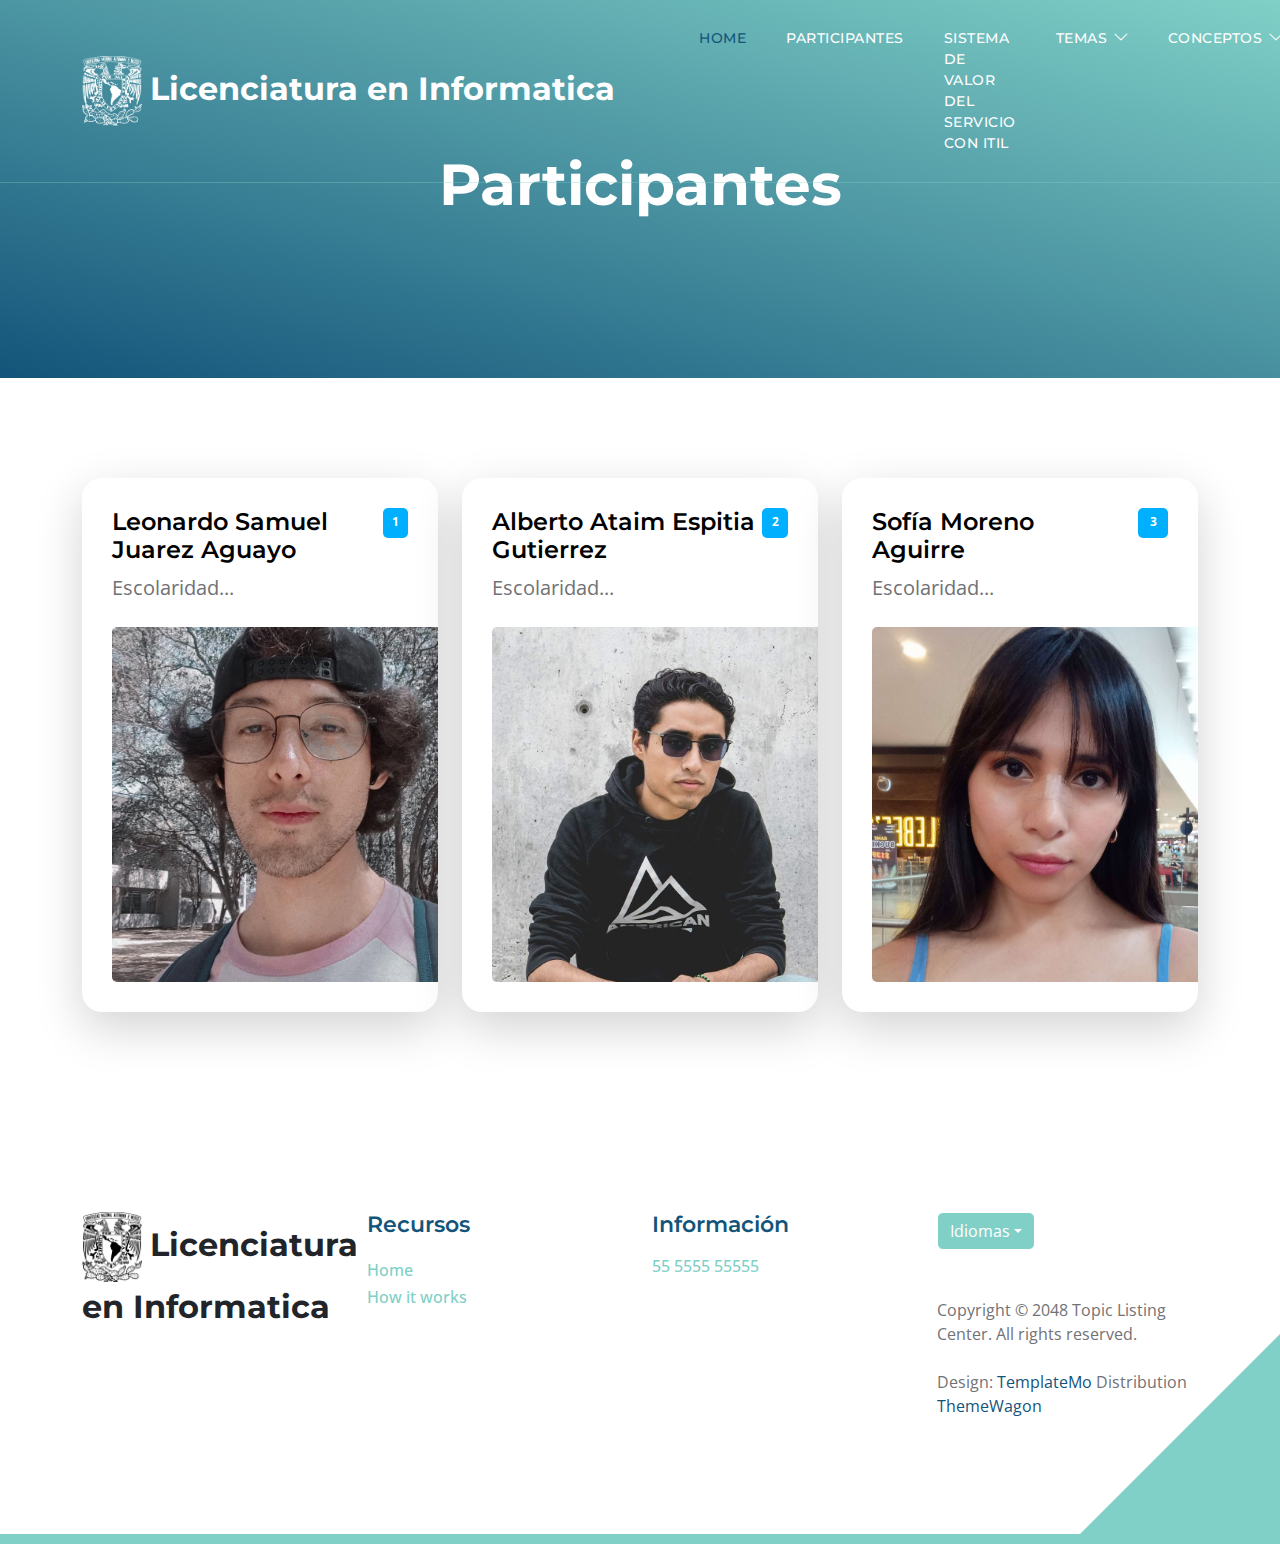
<file: ProyectoFase5/src/participantes.html>
<!doctype html>
<html lang="es">

<head>
    <meta charset="utf-8">
    <meta name="viewport" content="width=device-width, initial-scale=1">

    <meta name="description" content="">
    <meta name="author" content="">

    <title>Participantes</title>

    <!-- CSS FILES -->
    <link rel="preconnect" href="https://fonts.googleapis.com">

    <link rel="preconnect" href="https://fonts.gstatic.com" crossorigin>

    <link href="https://fonts.googleapis.com/css2?family=Montserrat:wght@500;600;700&family=Open+Sans&display=swap"
        rel="stylesheet">

    <link href="../css/bootstrap.min.css" rel="stylesheet">

    <link href="../css/bootstrap-icons.css" rel="stylesheet">

    <link href="../css/templatemo-topic-listing.css" rel="stylesheet">
    <!--

TemplateMo 590 topic listing

https://templatemo.com/tm-590-topic-listing

-->
</head>

<body id="top">

    <main>

        <nav class="navbar navbar-expand-lg">
            <div class="container">
                <a class="navbar-brand">
                    <i><img class="logo" src="../img/logo1.png"></i>
                    <span class="colortext-w">Licenciatura en Informatica</span>
                </a>

                <div class="d-lg-none ms-auto me-4">
                    <a href="#top" class="navbar-icon bi-person smoothscroll"></a>
                </div>

                <button class="navbar-toggler" type="button" data-bs-toggle="collapse" data-bs-target="#navbarNav"
                    aria-controls="navbarNav" aria-expanded="false" aria-label="Toggle navigation">
                    <span class="navbar-toggler-icon"></span>
                </button>

                <div class="collapse navbar-collapse" id="navbarNav">
                    <ul class="navbar-nav ms-lg-5 me-lg-auto">

                        <li class="nav-item">
                            <a class="nav-link" href="../src/index.html">Home</a>
                        </li>

                        <li class="nav-item">
                            <a class="nav-link" href="../src/participantes.html">Participantes</a>
                        </li>

                        <li class="nav-item">
                            <a class="nav-link" href="../src/SVS.html">Sistema de Valor Del Servicio Con ITIL</a>
                        </li>

                        <li class="nav-item dropdown">
                            <a class="nav-link dropdown-toggle" href="#" id="navbarLightDropdownMenuLink" role="button"
                                data-bs-toggle="dropdown" aria-expanded="false">Temas</a>

                            <ul class="dropdown-menu dropdown-menu-light" aria-labelledby="navbarLightDropdownMenuLink">
                                <li><a class="dropdown-item" href="../src/Valor.html">Valor</a></li>

                                <li><a class="dropdown-item" href="../src/CocValor.html">Co creación del valor</a></li>

                                <li><a class="dropdown-item" href="../src/GdeS.html">Gestión de servicios</a></li>
                            </ul>
                        </li>

                        <li class="nav-item dropdown">
                            <a class="nav-link dropdown-toggle" href="#" id="navbarLightDropdownMenuLink" role="button"
                                data-bs-toggle="dropdown" aria-expanded="false">Conceptos</a>

                            <ul class="dropdown-menu dropdown-menu-light" aria-labelledby="navbarLightDropdownMenuLink">
                                <li><a class="dropdown-item" href="../src/organizacion.html">Organizacion</a></li>

                                <li><a class="dropdown-item" href="../src/cup.html">Cliente, Usuario Y Patrocinador</a>
                                </li>

                                <li><a class="dropdown-item" href="../src/psr.html">Productos, Servicios y Recursos</a>
                                </li>
                            </ul>
                        </li>
                    </ul>
                </div>
            </div>
        </nav>


        <section class="hero-section d-flex justify-content-center align-items-center" id="section_1">
            <div class="container">
                <div class="row">
                    <div class="col-lg-8 col-12 mx-auto">
                        <h1 class="text-white text-center">Participantes</h1>
                    </div>
                </div>
            </div>
        </section>

        <section class="explore-section section-padding" id="section_2">

            <div class="container">
                <div class="row">
                    <div class="col-12">
                        <div class="tab-content" id="myTabContent">
                            <div class="tab-pane fade show active" id="design-tab-pane" role="tabpanel"
                                aria-labelledby="design-tab" tabindex="0">
                                <div class="row">
                                    <div class="col-lg-4 col-md-6 col-12 mb-4 mb-lg-0">
                                        <div class="custom-block bg-white shadow-lg justify-content-center">
                                            <a href="../src/EscL.html">
                                                <div class="d-flex">
                                                    <div>
                                                        <h5 class="mb-2">Leonardo Samuel Juarez Aguayo</h5>

                                                        <p class="mb-0">Escolaridad...</p>
                                                        <br>
                                                    </div>

                                                    <span class="badge bg-design rounded-pill ms-auto">1</span>
                                                </div>

                                                <img src="../img/yo.jfif" class="d-block image-tmn" alt="">
                                            </a>
                                        </div>
                                    </div>

                                    <div class="col-lg-4 col-md-6 col-12 mb-4 mb-lg-0">
                                        <div class="custom-block bg-white shadow-lg justify-content-center">
                                            <a href="../src/EscA.html">
                                                <div class="d-flex">
                                                    <div>
                                                        <h5 class="mb-2">Alberto Ataim Espitia Gutierrez</h5>

                                                        <p class="mb-0">Escolaridad...</p>
                                                        <br>
                                                    </div>

                                                    <span class="badge bg-design rounded-pill ms-auto">2</span>
                                                </div>

                                                <img src="../img/Alberto.jpg" class="d-block image-tmn" alt="">
                                            </a>
                                        </div>
                                    </div>

                                    <div class="col-lg-4 col-md-6 col-12">
                                        <div class="custom-block bg-white shadow-lg justify-content-center">
                                            <a href="../src/EscS.html">
                                                <div class="d-flex">
                                                    <div>
                                                        <h5 class="mb-2">Sofía Moreno <br>Aguirre</h5>
                                                        <p class="mb-0">Escolaridad...</p>
                                                        <br>
                                                    </div>
                                                    <span class="badge bg-design rounded-pill ms-auto">3</span>
                                                </div>
                                                <img src="../img/Sof.jpg" class="d-block image-tmn" alt="">
                                            </a>
                                        </div>
                                    </div>

                                </div>
                            </div>
                        </div>
                    </div>
                </div>
            </div>
        </section>
    </main>

    <footer class="site-footer section-padding">
        <div class="container">
            <div class="row">

                <div class="col-lg-3 col-12 mb-4 pb-2">
                    <a class="navbar-brand mb-2" href="../src/index.html">
                        <i><img class="logo" src="../img/logoN.png"></i>
                        <span class="">Licenciatura<br>en Informatica</span>
                    </a>
                </div>

                <div class="col-lg-3 col-md-4 col-6">
                    <h6 class="site-footer-title mb-3">Recursos</h6>

                    <ul class="site-footer-links">
                        <li class="site-footer-link-item">
                            <a href="#" class="site-footer-link">Home</a>
                        </li>

                        <li class="site-footer-link-item">
                            <a href="#" class="site-footer-link">How it works</a>
                        </li>
                    </ul>
                </div>

                <div class="col-lg-3 col-md-4 col-6 mb-4 mb-lg-0">
                    <h6 class="site-footer-title mb-3">Información</h6>

                    <p class="text-white d-flex mb-1">
                        <a href="tel: 305-240-9671" class="site-footer-link">
                            55 5555 55555
                        </a>
                    </p>
                </div>

                <div class="col-lg-3 col-md-4 col-12 mt-4 mt-lg-0 ms-auto">
                    <div class="dropdown">
                        <button class="btn btn-secondary dropdown-toggle" type="button" data-bs-toggle="dropdown"
                            aria-expanded="false">
                            Idiomas</button>

                        <ul class="dropdown-menu">
                            <li><button class="dropdown-item" type="button">Español</button></li>

                            <li><button class="dropdown-item" type="button">Ingles</button></li>
                        </ul>
                    </div>

                    <p class="copyright-text mt-lg-5 mt-4">Copyright © 2048 Topic Listing Center. All rights reserved.
                        <br><br>Design: <a rel="nofollow" href="https://templatemo.com" target="_blank">TemplateMo</a>
                        Distribution <a href="https://themewagon.com">ThemeWagon</a>
                    </p>

                </div>

            </div>
        </div>
    </footer>


    <!-- JAVASCRIPT FILES -->
    <script src="../js/jquery.min.js"></script>
    <script src="../js/bootstrap.bundle.min.js"></script>
    <script src="../js/jquery.sticky.js"></script>
    <script src="../js/click-scroll.js"></script>
    <script src="../js/custom.js"></script>

</body>

</html>
</file>
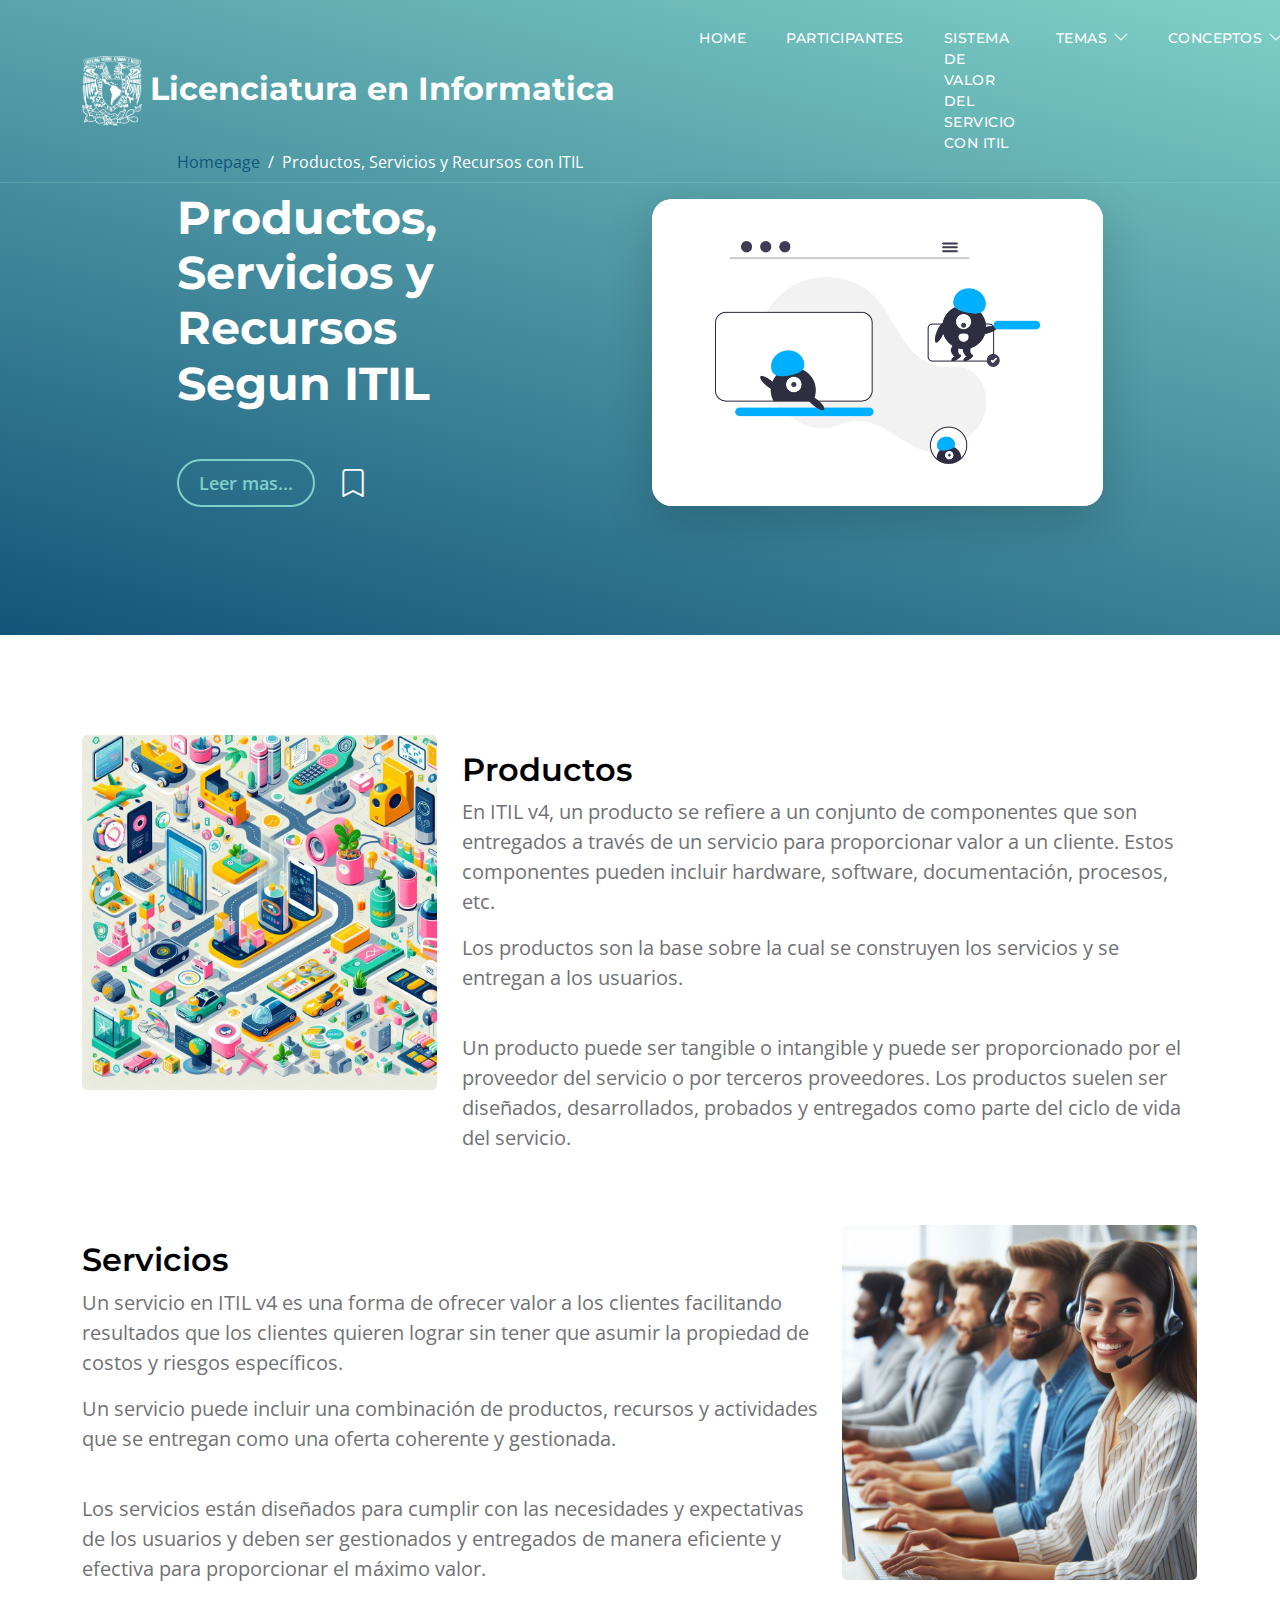
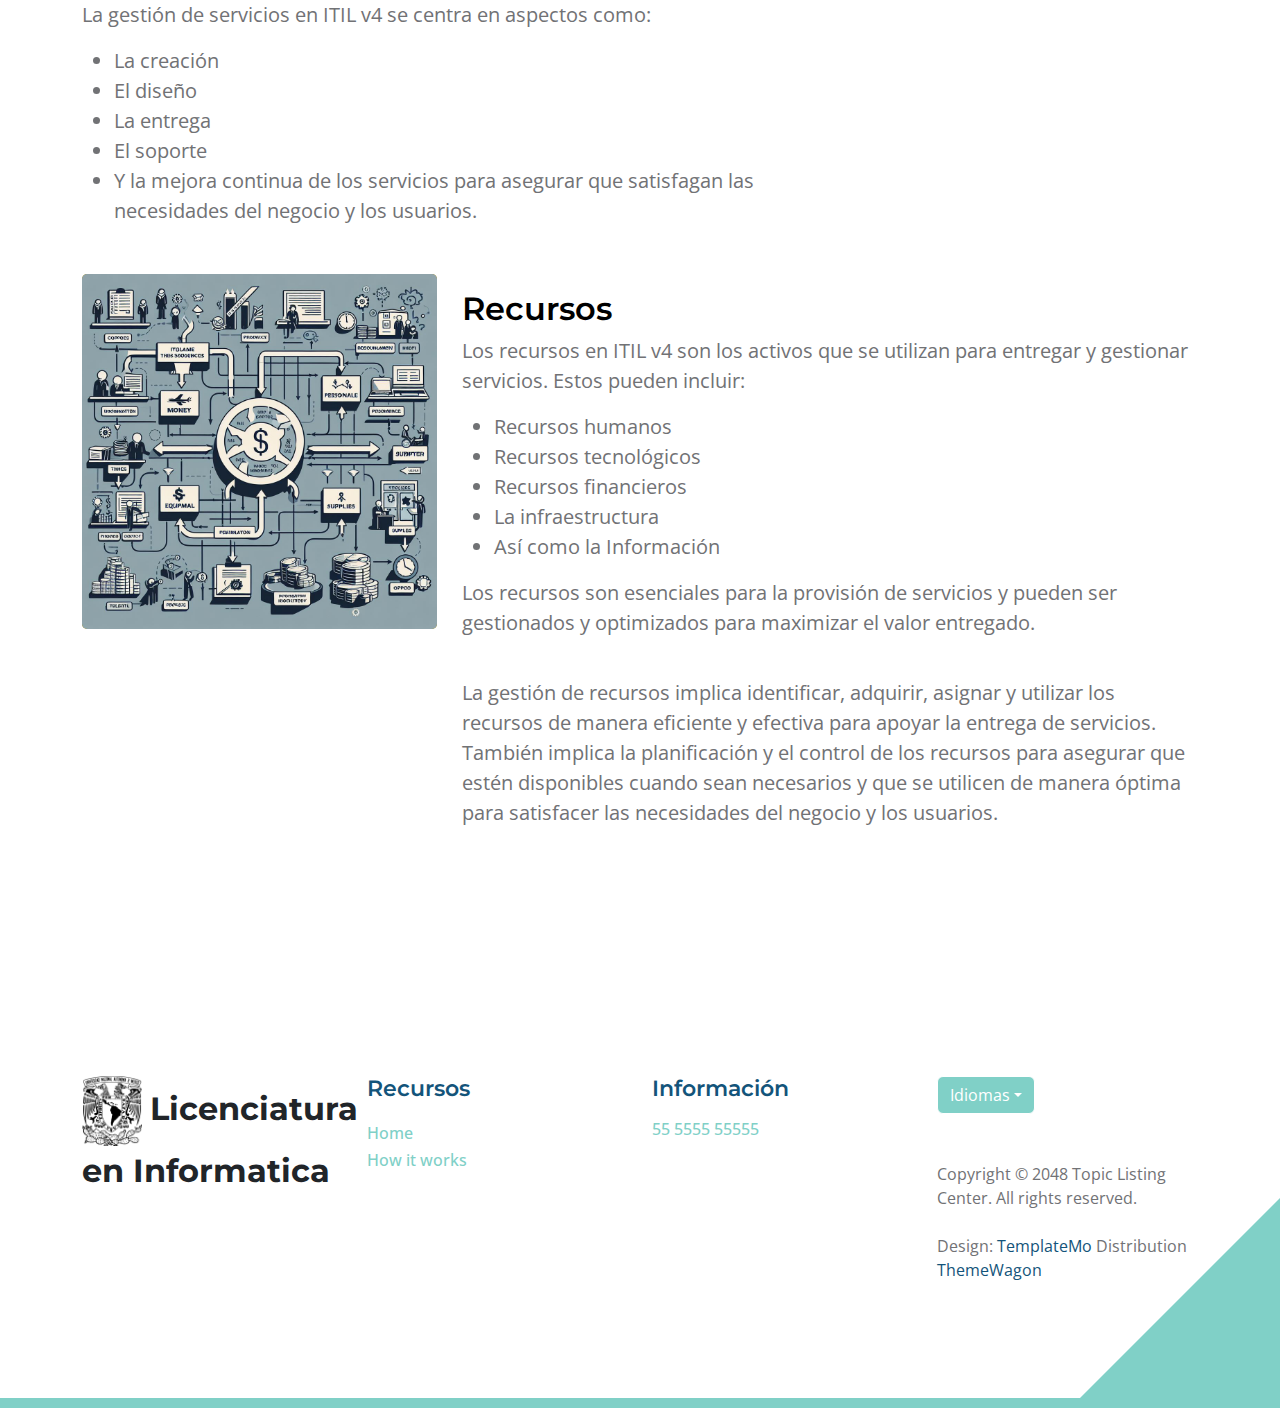
<file: ProyectoFase5/src/psr.html>
<!doctype html>
<html lang="es">

<head>
  <meta charset="utf-8">
  <meta name="viewport" content="width=device-width, initial-scale=1">

  <meta name="description" content="">
  <meta name="author" content="">

  <title>Productos, Servicios y Recursos</title>

  <!-- CSS FILES -->
  <link rel="preconnect" href="https://fonts.googleapis.com">

  <link rel="preconnect" href="https://fonts.gstatic.com" crossorigin>

  <link href="https://fonts.googleapis.com/css2?family=Montserrat:wght@500;600;700&family=Open+Sans&display=swap"
    rel="stylesheet">

  <link href="../css/bootstrap.min.css" rel="stylesheet">

  <link href="../css/bootstrap-icons.css" rel="stylesheet">

  <link href="../css/templatemo-topic-listing.css" rel="stylesheet">
  <!--

TemplateMo 590 topic listing

https://templatemo.com/tm-590-topic-listing

-->
</head>

<body id="top">

  <main>

    <nav class="navbar navbar-expand-lg">
      <div class="container">
        <a class="navbar-brand">
          <i><img class="logo" src="../img/logo1.png"></i>
          <span class="colortext-w">Licenciatura en Informatica</span>
        </a>

        <div class="d-lg-none ms-auto me-4">
          <a href="#top" class="navbar-icon bi-person smoothscroll"></a>
        </div>

        <button class="navbar-toggler" type="button" data-bs-toggle="collapse" data-bs-target="#navbarNav"
          aria-controls="navbarNav" aria-expanded="false" aria-label="Toggle navigation">
          <span class="navbar-toggler-icon"></span>
        </button>

        <div class="collapse navbar-collapse" id="navbarNav">
          <ul class="navbar-nav ms-lg-5 me-lg-auto">

            <li class="nav-item">
              <a class="nav-link click-scroll" href="../src/index.html">Home</a>
            </li>

            <li class="nav-item">
              <a class="nav-link click-scroll" href="../src/participantes.html">Participantes</a>
            </li>

            <li class="nav-item">
              <a class="nav-link" href="../src/SVS.html">Sistema de Valor Del Servicio Con ITIL</a>
            </li>

            <li class="nav-item dropdown">
              <a class="nav-link dropdown-toggle" href="#" id="navbarLightDropdownMenuLink" role="button"
                data-bs-toggle="dropdown" aria-expanded="false">Temas</a>

              <ul class="dropdown-menu dropdown-menu-light" aria-labelledby="navbarLightDropdownMenuLink">
                <li><a class="dropdown-item" href="../src/Valor.html">Valor</a></li>

                <li><a class="dropdown-item" href="../src/CocValor.html">Co creación del valor</a></li>

                <li><a class="dropdown-item" href="../src/GdeS.html">Gestión de servicios</a></li>
              </ul>
            </li>

            <li class="nav-item dropdown">
              <a class="nav-link dropdown-toggle" href="#" id="navbarLightDropdownMenuLink" role="button"
                data-bs-toggle="dropdown" aria-expanded="false">Conceptos</a>

              <ul class="dropdown-menu dropdown-menu-light" aria-labelledby="navbarLightDropdownMenuLink">
                <li><a class="dropdown-item" href="../src/organizacion.html">Organizacion</a></li>

                <li><a class="dropdown-item" href="../src/cup.html">Cliente, Usuario Y Patrocinador</a>
                </li>

                <li><a class="dropdown-item" href="../src/psr.html">Productos, Servicios y Recursos</a>
                </li>
              </ul>
            </li>
          </ul>
        </div>
      </div>
    </nav>


    <header class="site-header d-flex flex-column justify-content-center align-items-center">
      <div class="container">
        <div class="row justify-content-center align-items-center">

          <div class="col-lg-5 col-12 mb-5">
            <nav aria-label="breadcrumb">
              <ol class="breadcrumb">
                <li class="breadcrumb-item"><a href="index.html">Homepage</a></li>

                <li class="breadcrumb-item active" aria-current="page">Productos, Servicios y Recursos con ITIL</li>
              </ol>
            </nav>

            <h2 class="text-white">Productos, Servicios y Recursos<br>Segun ITIL</h2>

            <div class="d-flex align-items-center mt-5">
              <a href="#topics-detail" class="btn custom-btn custom-border-btn smoothscroll me-4">Leer mas...</a>

              <a href="#top" class="custom-icon bi-bookmark smoothscroll"></a>
            </div>
          </div>

          <div class="col-lg-5 col-12">
            <div class="topics-detail-block bg-white shadow-lg">
              <img src="../img/topics/undraw_Remote_design_team_re_urdx.png"
                class="topics-detail-block-image img-fluid">
            </div>
          </div>

        </div>
      </div>
    </header>


    <section class="topics-detail-section section-padding" id="topics-detail">
      <div class="container">
        <div class="row">
          <div class="col-md-4">
            <div class="img-container color-2 custom3-padding">
              <img src="../img/productos.jpg" class="image-tmn" alt="Imagen 2">
            </div>
          </div>

          <div class="col-md-8 pt-3 pb-2 pl-5">
            <h3 class="colortext-2">Productos</h3>
            <p class="text-justify">
              En ITIL v4, un producto se refiere a un conjunto de componentes que son entregados a través de un
              servicio para proporcionar valor a un cliente. Estos componentes pueden incluir hardware, software,
              documentación, procesos, etc.
            </p>
            <p class="text-justify">
              Los productos son la base sobre la cual se construyen los servicios y se entregan a los usuarios.
            </p>
            <br>
            <p class="text-justify">
              Un producto puede ser tangible o intangible y puede ser proporcionado por el proveedor del servicio
              o por terceros proveedores. Los productos suelen ser diseñados, desarrollados, probados y entregados
              como parte del ciclo de vida del servicio. </p>
            <br>
          </div>
        </div>
        <br>

        <div class="row">
          <div class="col-md-8 pt-3 pb-2 pl-5">
            <h3 class="colortext-2">Servicios</h3>
            <p class="text-justify">
              Un servicio en ITIL v4 es una forma de ofrecer valor a los clientes facilitando resultados que los
              clientes quieren lograr sin tener que asumir la propiedad de costos y riesgos específicos.
            </p>
            <p class="text-justify">
              Un servicio puede incluir una combinación de productos, recursos y actividades que se entregan como
              una oferta coherente y gestionada.
            </p>
            <br>
            <p class="text-justify">
              Los servicios están diseñados para cumplir con las necesidades y expectativas de los usuarios y
              deben ser gestionados y entregados de manera eficiente y efectiva para proporcionar el máximo valor.
            </p>
            <p class="text-justify">
              La gestión de servicios en ITIL v4 se centra en aspectos como:
            </p>
            <ul>
              <li>La creación</li>
              <li>El diseño</li>
              <li>La entrega</li>
              <li>El soporte</li>
              <li>Y la mejora continua de los servicios para asegurar que satisfagan las necesidades del negocio y
                los usuarios.</li>
            </ul>
          </div>
          <div class="col-md-4">
            <div class="img-container color-2 custom3-padding">
              <img src="../img/servicio.jpg" class="image-tmn" alt="Imagen 2">
            </div>
          </div>
        </div>
        <br>

        <div class="row">
          <div class="col-md-4">
            <div class="img-container color-2 custom3-padding">
              <img src="../img/recursos.jpg" class="image-tmn" alt="Imagen 2">
            </div>
          </div>
          <div class="col-md-8 pt-3 pb-2 pl-5">
            <h3 class="colortext-2">Recursos</h3>
            <p class="text-justify">
              Los recursos en ITIL v4 son los activos que se utilizan para entregar y gestionar servicios. Estos
              pueden incluir:
            </p>
            <ul>
              <li>Recursos humanos</li>
              <li>Recursos tecnológicos</li>
              <li>Recursos financieros </li>
              <li>La infraestructura</li>
              <li>Así como la Información</li>
            </ul>
            <p class="text-justify">
              Los recursos son esenciales para la provisión de servicios y pueden ser gestionados y optimizados
              para maximizar el valor entregado.
            </p>
            <br>
            <p class="text-justify">
              La gestión de recursos implica identificar, adquirir, asignar y utilizar los recursos de manera
              eficiente y efectiva para apoyar la entrega de servicios. También implica la planificación y el
              control de los recursos para asegurar que estén disponibles cuando sean necesarios y que se utilicen
              de manera óptima para satisfacer las necesidades del negocio y los usuarios.
            </p>
          </div>
        </div>
        <br>
      </div>
    </section>
  </main>

  <footer class="site-footer section-padding">
    <div class="container">
      <div class="row">

        <div class="col-lg-3 col-12 mb-4 pb-2">
          <a class="navbar-brand mb-2" href="index.html">
            <i><img class="logo" src="../img/logoN.png"></i>
            <span class="">Licenciatura<br>en Informatica</span>
          </a>
        </div>

        <div class="col-lg-3 col-md-4 col-6">
          <h6 class="site-footer-title mb-3">Recursos</h6>

          <ul class="site-footer-links">
            <li class="site-footer-link-item">
              <a href="#" class="site-footer-link">Home</a>
            </li>

            <li class="site-footer-link-item">
              <a href="#" class="site-footer-link">How it works</a>
            </li>
          </ul>
        </div>

        <div class="col-lg-3 col-md-4 col-6 mb-4 mb-lg-0">
          <h6 class="site-footer-title mb-3">Información</h6>

          <p class="text-white d-flex mb-1">
            <a href="tel: 305-240-9671" class="site-footer-link">
              55 5555 55555
            </a>
          </p>
        </div>

        <div class="col-lg-3 col-md-4 col-12 mt-4 mt-lg-0 ms-auto">
          <div class="dropdown">
            <button class="btn btn-secondary dropdown-toggle" type="button" data-bs-toggle="dropdown"
              aria-expanded="false">
              Idiomas</button>

            <ul class="dropdown-menu">
              <li><button class="dropdown-item" type="button">Español</button></li>

              <li><button class="dropdown-item" type="button">Ingles</button></li>
            </ul>
          </div>

          <p class="copyright-text mt-lg-5 mt-4">Copyright © 2048 Topic Listing Center. All rights reserved.
            <br><br>Design: <a rel="nofollow" href="https://templatemo.com" target="_blank">TemplateMo</a> Distribution
            <a href="https://themewagon.com">ThemeWagon</a>
          </p>

        </div>

      </div>
    </div>
  </footer>

  <!-- JAVASCRIPT FILES -->
  <script src="../js/jquery.min.js"></script>
  <script src="../js/bootstrap.bundle.min.js"></script>
  <script src="../js/jquery.sticky.js"></script>
  <script src="../js/custom.js"></script>

</body>

</html>
</file>
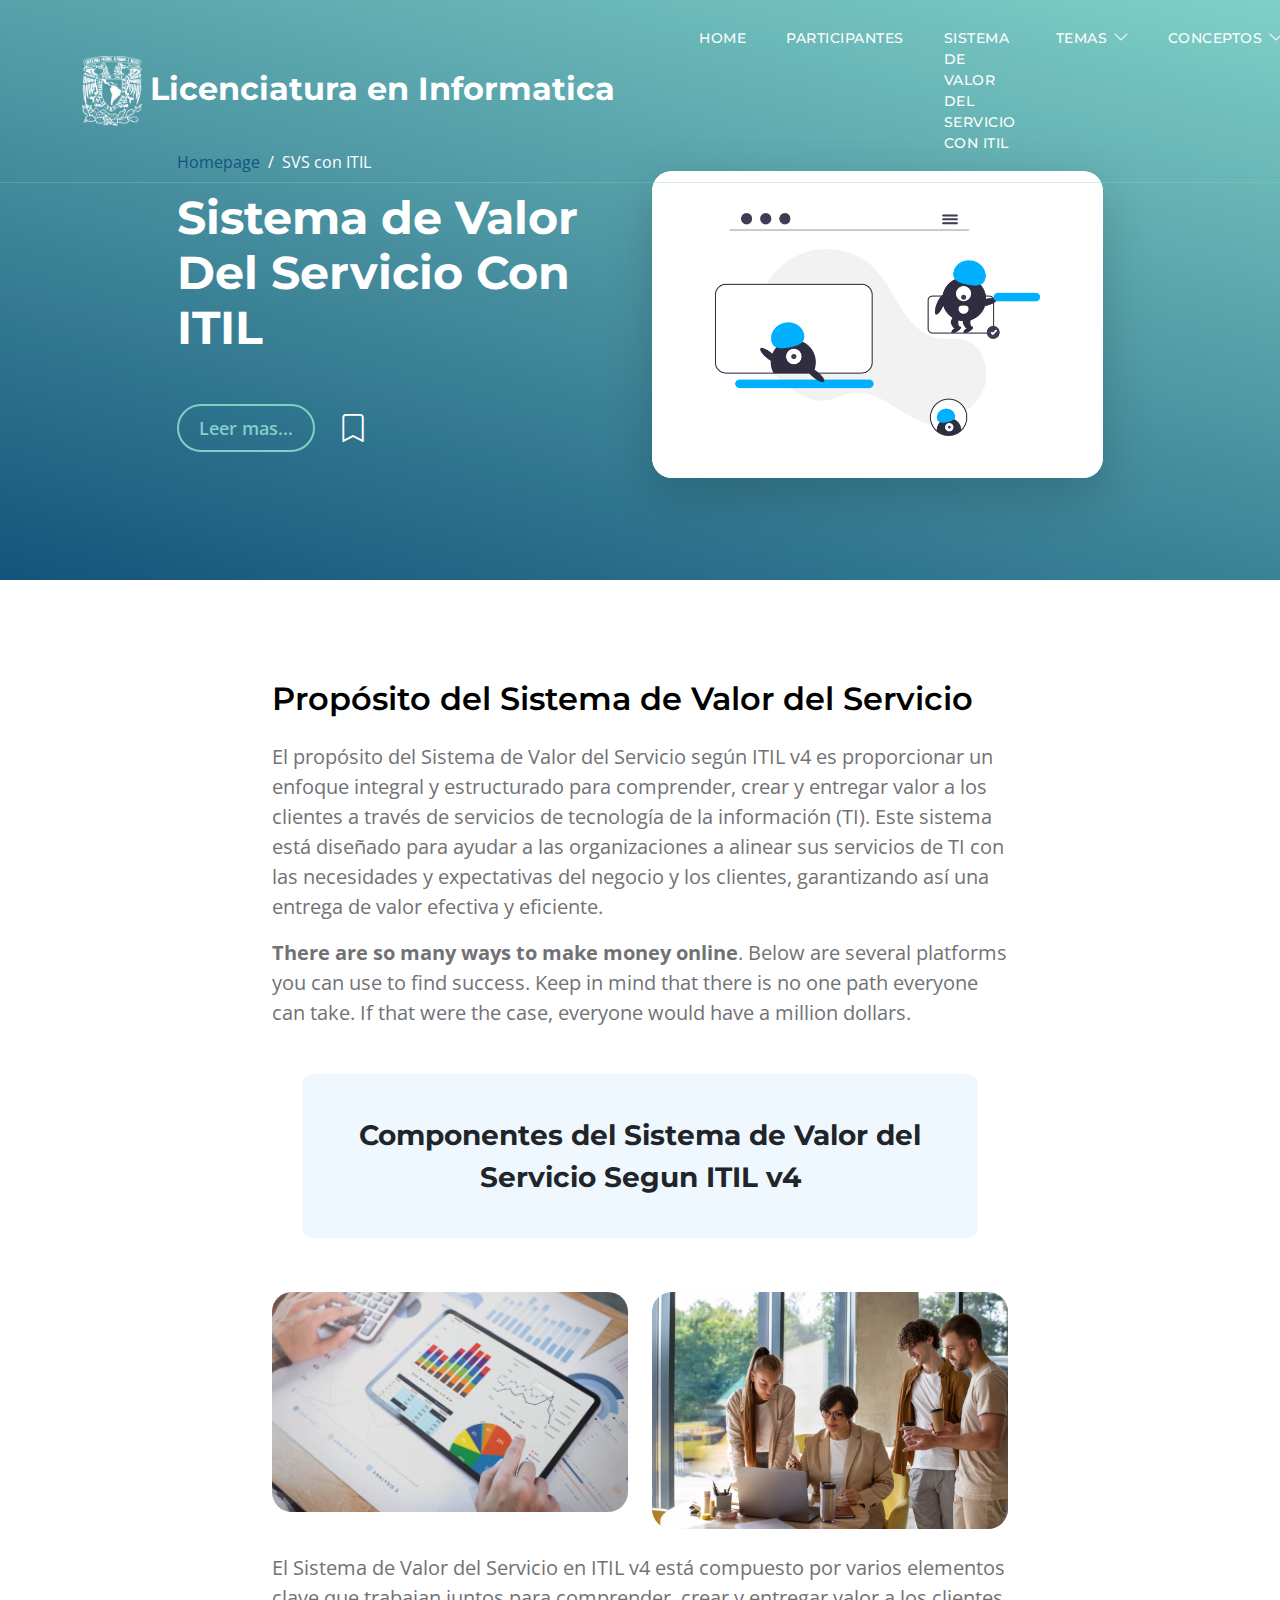
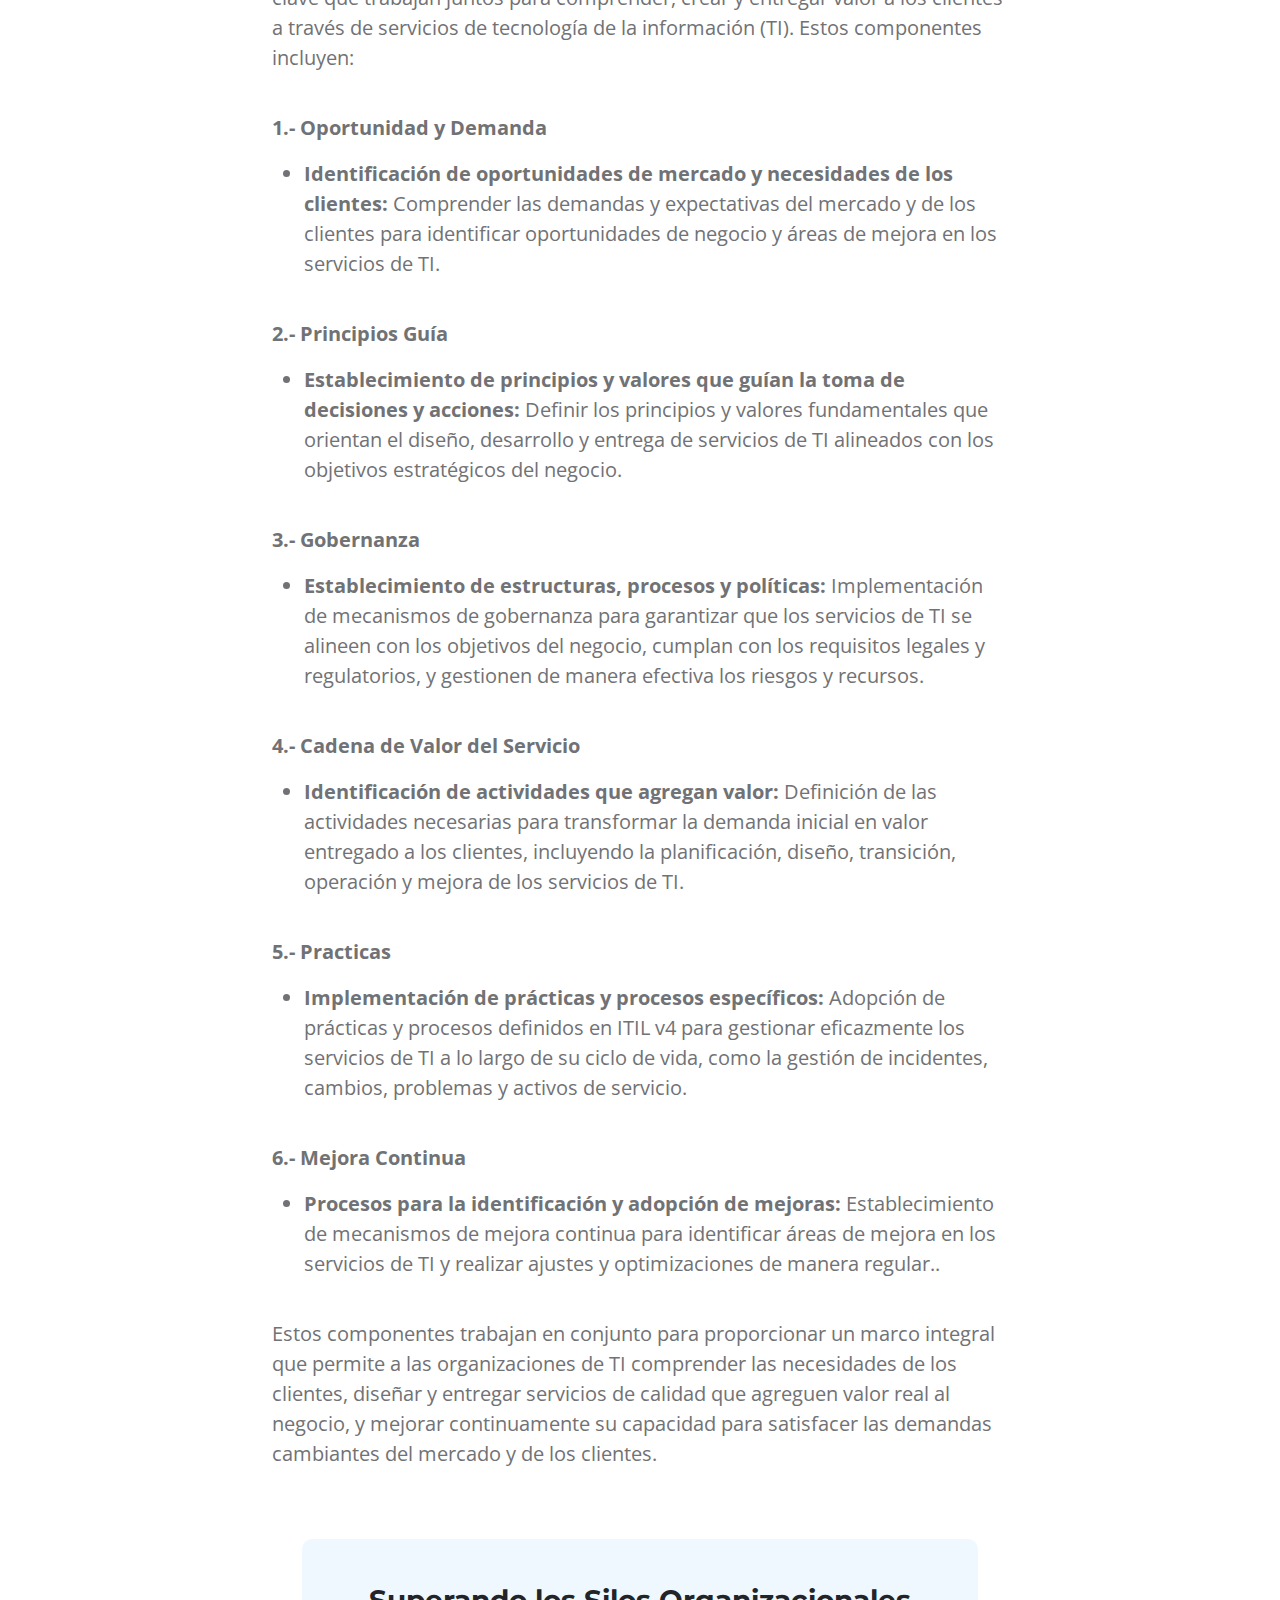
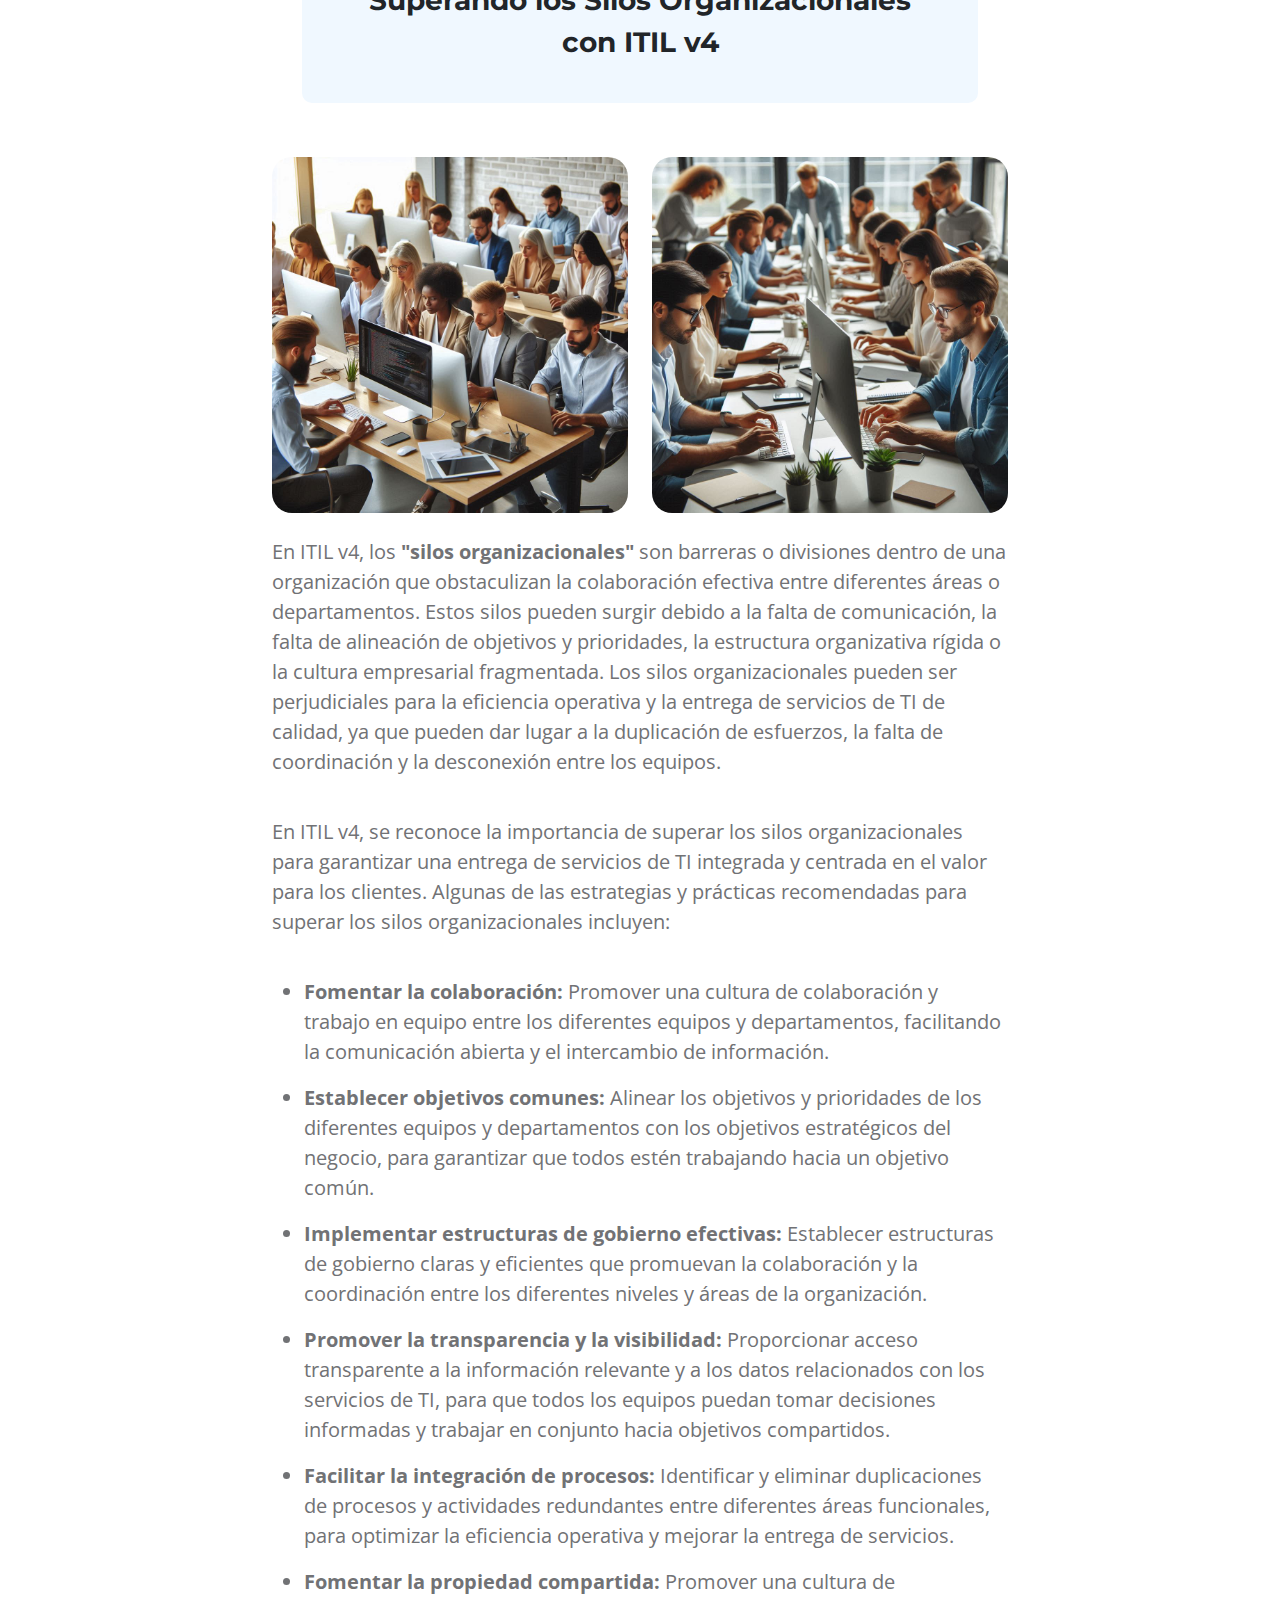
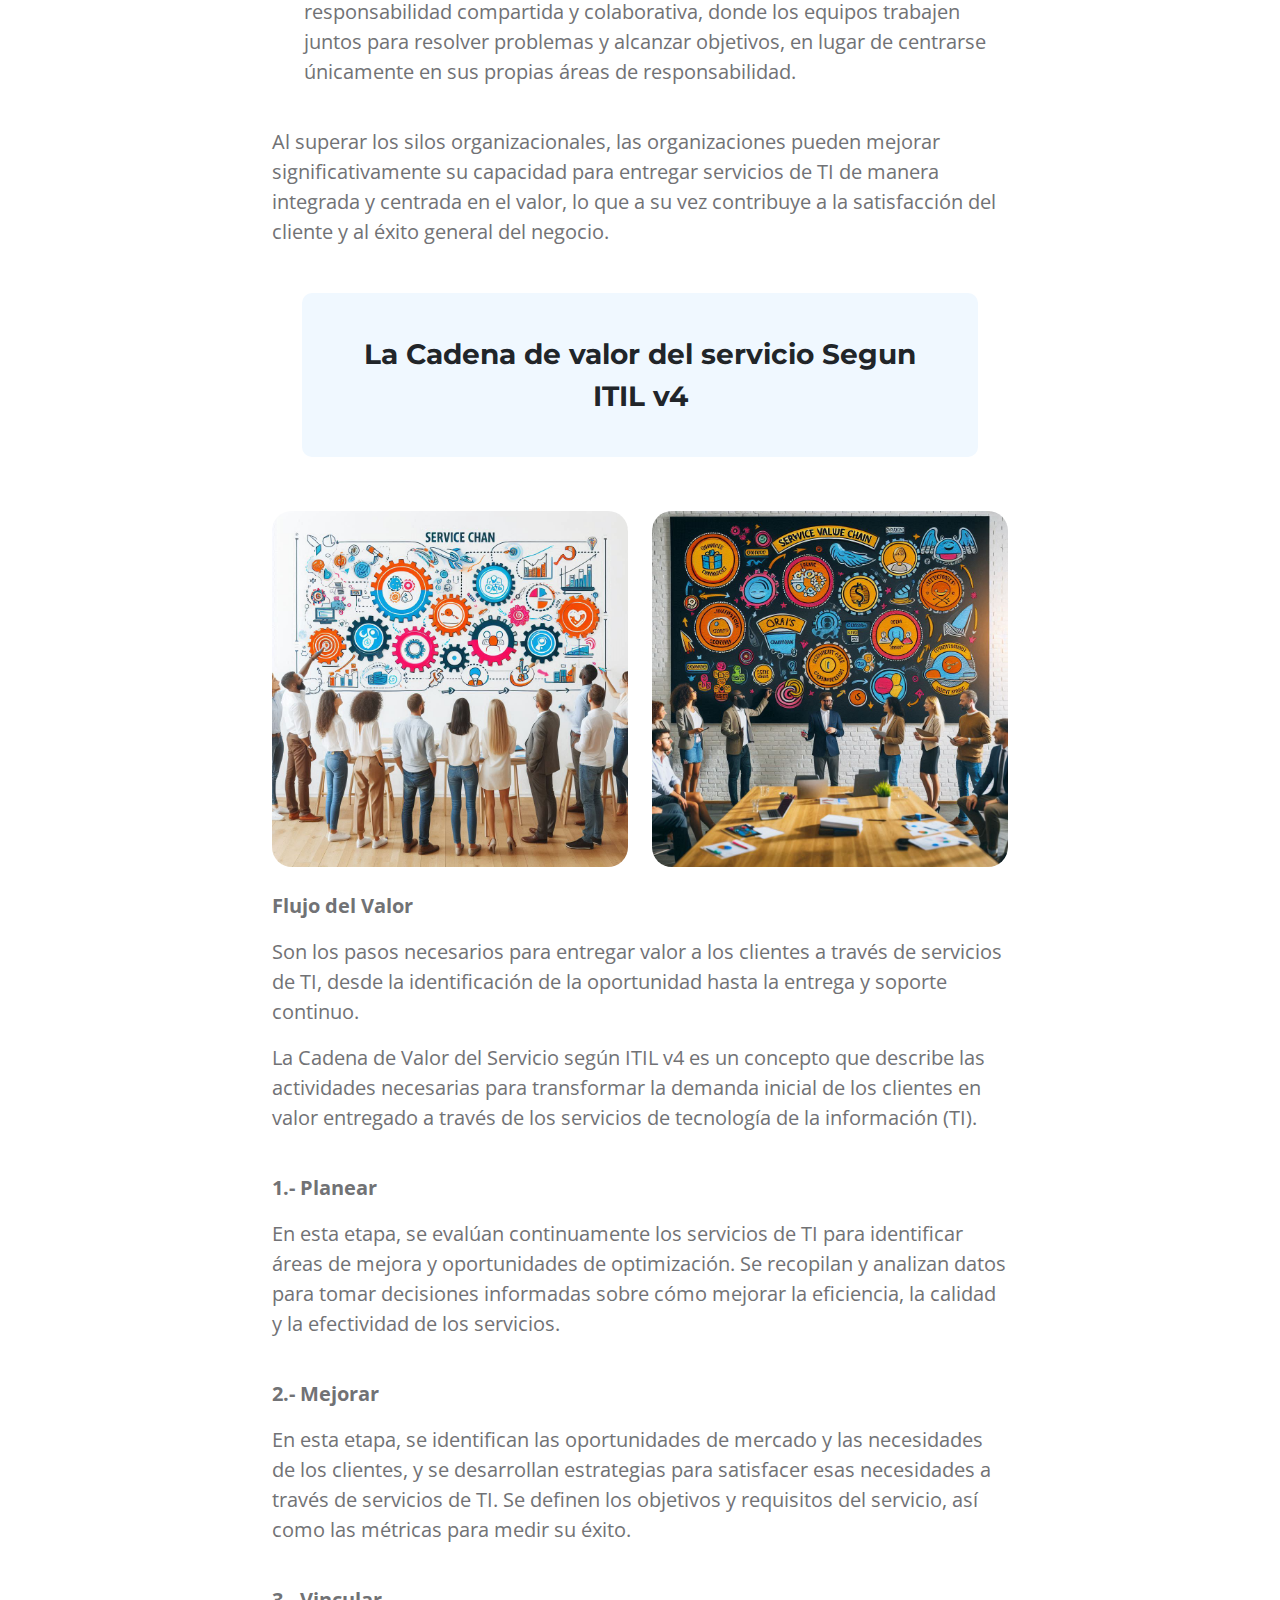
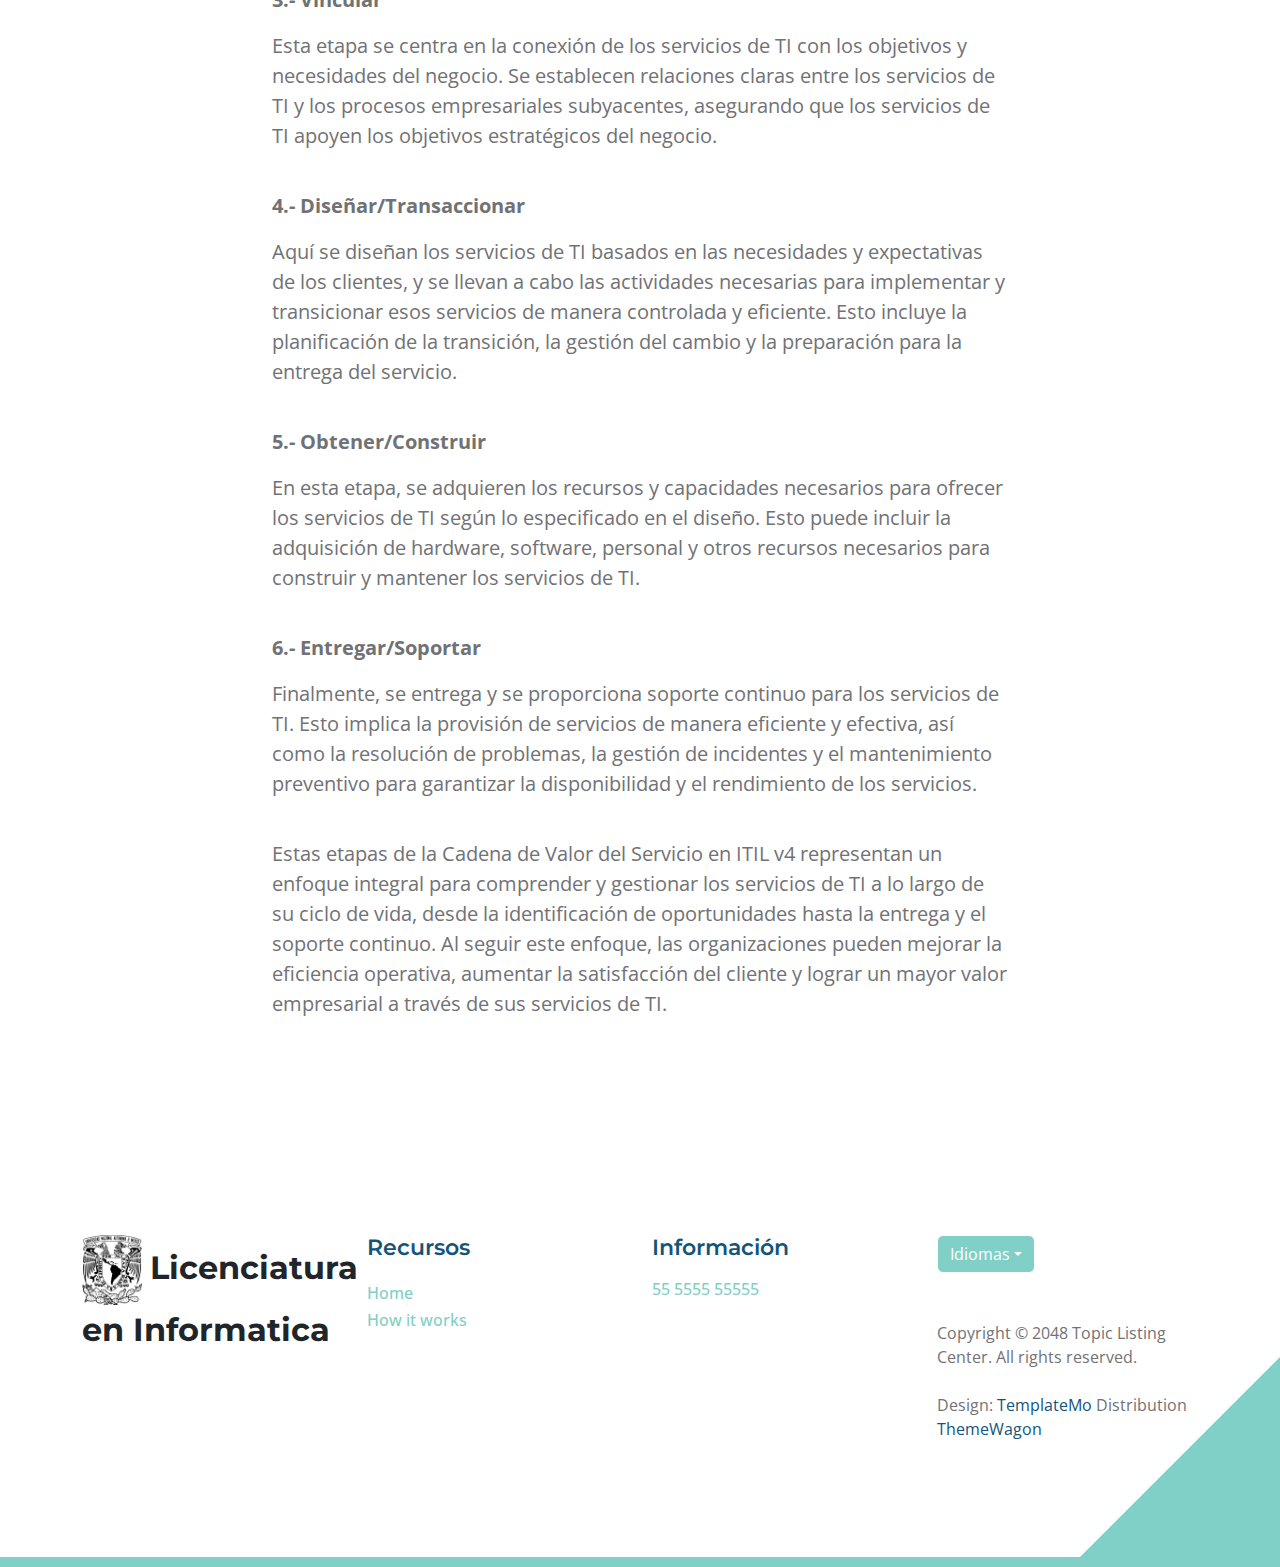
<file: ProyectoFase5/src/SVS.html>
<!doctype html>
<html lang="es">

<head>
    <meta charset="utf-8">
    <meta name="viewport" content="width=device-width, initial-scale=1">

    <meta name="description" content="">
    <meta name="author" content="">

    <title>Svs con ITIL</title>

    <!-- CSS FILES -->
    <link rel="preconnect" href="https://fonts.googleapis.com">

    <link rel="preconnect" href="https://fonts.gstatic.com" crossorigin>

    <link href="https://fonts.googleapis.com/css2?family=Montserrat:wght@500;600;700&family=Open+Sans&display=swap"
        rel="stylesheet">

    <link href="../css/bootstrap.min.css" rel="stylesheet">

    <link href="../css/bootstrap-icons.css" rel="stylesheet">

    <link href="../css/templatemo-topic-listing.css" rel="stylesheet">
    <!--

TemplateMo 590 topic listing

https://templatemo.com/tm-590-topic-listing

-->
</head>

<body id="top">

    <main>

        <nav class="navbar navbar-expand-lg">
            <div class="container">
                <a class="navbar-brand">
                    <i><img class="logo" src="../img/logo1.png"></i>
                    <span class="colortext-w">Licenciatura en Informatica</span>
                </a>

                <div class="d-lg-none ms-auto me-4">
                    <a href="#top" class="navbar-icon bi-person smoothscroll"></a>
                </div>

                <button class="navbar-toggler" type="button" data-bs-toggle="collapse" data-bs-target="#navbarNav"
                    aria-controls="navbarNav" aria-expanded="false" aria-label="Toggle navigation">
                    <span class="navbar-toggler-icon"></span>
                </button>

                <div class="collapse navbar-collapse" id="navbarNav">
                    <ul class="navbar-nav ms-lg-5 me-lg-auto">

                        <li class="nav-item">
                            <a class="nav-link click-scroll" href="../src/index.html">Home</a>
                        </li>

                        <li class="nav-item">
                            <a class="nav-link click-scroll" href="../src/participantes.html">Participantes</a>
                        </li>

                        <li class="nav-item">
                            <a class="nav-link" href="../src/SVS.html">Sistema de Valor Del Servicio Con ITIL</a>
                        </li>

                        <li class="nav-item dropdown">
                            <a class="nav-link dropdown-toggle" href="#" id="navbarLightDropdownMenuLink" role="button"
                                data-bs-toggle="dropdown" aria-expanded="false">Temas</a>

                            <ul class="dropdown-menu dropdown-menu-light" aria-labelledby="navbarLightDropdownMenuLink">
                                <li><a class="dropdown-item" href="../src/Valor.html">Valor</a></li>

                                <li><a class="dropdown-item" href="../src/CocValor.html">Co creación del valor</a></li>

                                <li><a class="dropdown-item" href="../src/GdeS.html">Gestión de servicios</a></li>
                            </ul>
                        </li>

                        <li class="nav-item dropdown">
                            <a class="nav-link dropdown-toggle" href="#" id="navbarLightDropdownMenuLink" role="button"
                                data-bs-toggle="dropdown" aria-expanded="false">Conceptos</a>

                            <ul class="dropdown-menu dropdown-menu-light" aria-labelledby="navbarLightDropdownMenuLink">
                                <li><a class="dropdown-item" href="../src/organizacion.html">Organizacion</a></li>

                                <li><a class="dropdown-item" href="../src/cup.html">Cliente, Usuario Y Patrocinador</a>
                                </li>

                                <li><a class="dropdown-item" href="../src/psr.html">Productos, Servicios y Recursos</a>
                                </li>
                            </ul>
                        </li>
                    </ul>
                </div>
            </div>
        </nav>


        <header class="site-header d-flex flex-column justify-content-center align-items-center">
            <div class="container">
                <div class="row justify-content-center align-items-center">

                    <div class="col-lg-5 col-12 mb-5">
                        <nav aria-label="breadcrumb">
                            <ol class="breadcrumb">
                                <li class="breadcrumb-item"><a href="index.html">Homepage</a></li>

                                <li class="breadcrumb-item active" aria-current="page">SVS con ITIL</li>
                            </ol>
                        </nav>

                        <h2 class="text-white">Sistema de Valor<br>Del Servicio Con ITIL</h2>

                        <div class="d-flex align-items-center mt-5">
                            <a href="#topics-detail" class="btn custom-btn custom-border-btn smoothscroll me-4">Leer
                                mas...</a>

                            <a href="#top" class="custom-icon bi-bookmark smoothscroll"></a>
                        </div>
                    </div>

                    <div class="col-lg-5 col-12">
                        <div class="topics-detail-block bg-white shadow-lg">
                            <img src="../img/topics/undraw_Remote_design_team_re_urdx.png"
                                class="topics-detail-block-image img-fluid">
                        </div>
                    </div>

                </div>
            </div>
        </header>


        <section class="topics-detail-section section-padding" id="topics-detail">
            <div class="container">
                <div class="row">

                    <div class="col-lg-8 col-12 m-auto">
                        <h3 class="mb-4">Propósito del Sistema de Valor del Servicio</h3>

                        <p>El propósito del Sistema de Valor del Servicio según ITIL v4 es proporcionar un enfoque
                            integral y estructurado para comprender, crear y entregar valor a los clientes a través de
                            servicios de tecnología de la información (TI). Este sistema está diseñado para ayudar a las
                            organizaciones a alinear sus servicios de TI con las necesidades y expectativas del negocio
                            y los clientes, garantizando así una entrega de valor efectiva y eficiente.

                        </p>

                        <p><strong>There are so many ways to make money online</strong>. Below are several platforms you
                            can use to find success. Keep in mind that there is no one path everyone can take. If that
                            were the case, everyone would have a million dollars.</p>

                        <blockquote>
                            Componentes del Sistema de Valor del Servicio Segun ITIL v4
                        </blockquote>

                        <div class="row my-4">
                            <div class="col-lg-6 col-md-6 col-12">
                                <img src="../img/businesswoman-using-tablet-analysis.jpg"
                                    class="topics-detail-block-image img-fluid">
                            </div>

                            <div class="col-lg-6 col-md-6 col-12 mt-4 mt-lg-0 mt-md-0">
                                <img src="../img/colleagues-working-cozy-office-medium-shot.jpg"
                                    class="topics-detail-block-image img-fluid">
                            </div>
                        </div>

                        <p>El Sistema de Valor del Servicio en ITIL v4 está compuesto por varios elementos clave que
                            trabajan juntos para comprender, crear y entregar valor a los clientes a través de servicios
                            de tecnología de la información (TI). Estos componentes incluyen:</p>
                        <br>
                        <p><Strong>1.- Oportunidad y Demanda</Strong></p>
                        <ul>
                            <li><strong>Identificación de oportunidades de mercado y necesidades de los
                                    clientes:</strong> Comprender las demandas y expectativas del mercado y de los
                                clientes para identificar oportunidades de negocio y áreas de mejora en los servicios de
                                TI.</li>
                        </ul>
                        <br>
                        <p><Strong>2.- Principios Guía</Strong></p>
                        <ul>
                            <li><strong>Establecimiento de principios y valores que guían la toma de decisiones y
                                    acciones:</strong> Definir los principios y valores fundamentales que orientan el
                                diseño, desarrollo y entrega de servicios de TI alineados con los objetivos estratégicos
                                del negocio.</li>
                        </ul>
                        <br>
                        <p><Strong>3.- Gobernanza</Strong></p>
                        <ul>
                            <li><strong>Establecimiento de estructuras, procesos y políticas:</strong> Implementación de
                                mecanismos de gobernanza para garantizar que los servicios de TI se alineen con los
                                objetivos del negocio, cumplan con los requisitos legales y regulatorios, y gestionen de
                                manera efectiva los riesgos y recursos.</li>
                        </ul>
                        <br>
                        <p><Strong>4.- Cadena de Valor del Servicio</Strong></p>
                        <ul>
                            <li><strong>Identificación de actividades que agregan valor:</strong> Definición de las
                                actividades necesarias para transformar la demanda inicial en valor entregado a los
                                clientes, incluyendo la planificación, diseño, transición, operación y mejora de los
                                servicios de TI.</li>
                        </ul>
                        <br>
                        <p><Strong>5.- Practicas</Strong></p>
                        <ul>
                            <li><strong>Implementación de prácticas y procesos específicos:</strong> Adopción de
                                prácticas y procesos definidos en ITIL v4 para gestionar eficazmente los servicios de TI
                                a lo largo de su ciclo de vida, como la gestión de incidentes, cambios, problemas y
                                activos de servicio.</li>
                        </ul>
                        <br>
                        <p><Strong>6.- Mejora Continua</Strong></p>
                        <ul>
                            <li><strong>Procesos para la identificación y adopción de mejoras:</strong> Establecimiento
                                de mecanismos de mejora continua para identificar áreas de mejora en los servicios de TI
                                y realizar ajustes y optimizaciones de manera regular..</li>
                        </ul>
                        <br>
                        <p>Estos componentes trabajan en conjunto para proporcionar un marco integral que permite a las
                            organizaciones de TI comprender las necesidades de los clientes, diseñar y entregar
                            servicios de calidad que agreguen valor real al negocio, y mejorar continuamente su
                            capacidad para satisfacer las demandas cambiantes del mercado y de los clientes.</p>
                        <br>
                        <blockquote>
                            Superando los Silos Organizacionales con ITIL v4
                        </blockquote>

                        <div class="row my-4">
                            <div class="col-lg-6 col-md-6 col-12">
                                <img src="../img/svs1.jfif" class="topics-detail-block-image img-fluid">
                            </div>

                            <div class="col-lg-6 col-md-6 col-12 mt-4 mt-lg-0 mt-md-0">
                                <img src="../img/svs2.jfif" class="topics-detail-block-image img-fluid">
                            </div>
                        </div>

                        <p>En ITIL v4, los <strong>"silos organizacionales"</strong> son barreras o divisiones dentro de
                            una organización que obstaculizan la colaboración efectiva entre diferentes áreas o
                            departamentos. Estos silos pueden surgir debido a la falta de comunicación, la falta de
                            alineación de objetivos y prioridades, la estructura organizativa rígida o la cultura
                            empresarial fragmentada. Los silos organizacionales pueden ser perjudiciales para la
                            eficiencia operativa y la entrega de servicios de TI de calidad, ya que pueden dar lugar a
                            la duplicación de esfuerzos, la falta de coordinación y la desconexión entre los equipos.
                        </p>
                        <br>
                        <p>En ITIL v4, se reconoce la importancia de superar los silos organizacionales para garantizar
                            una entrega de servicios de TI integrada y centrada en el valor para los clientes. Algunas
                            de las estrategias y prácticas recomendadas para superar los silos organizacionales
                            incluyen:</p>
                        <br>
                        <ul>
                            <li><strong>Fomentar la colaboración:</strong> Promover una cultura de colaboración y
                                trabajo en equipo entre los diferentes equipos y departamentos, facilitando la
                                comunicación abierta y el intercambio de información.</li>
                        </ul>

                        <ul>
                            <li><strong>Establecer objetivos comunes:</strong> Alinear los objetivos y prioridades de
                                los diferentes equipos y departamentos con los objetivos estratégicos del negocio, para
                                garantizar que todos estén trabajando hacia un objetivo común.</li>
                        </ul>

                        <ul>
                            <li><strong>Implementar estructuras de gobierno efectivas:</strong> Establecer estructuras
                                de gobierno claras y eficientes que promuevan la colaboración y la coordinación entre
                                los diferentes niveles y áreas de la organización.</li>
                        </ul>

                        <ul>
                            <li><strong>Promover la transparencia y la visibilidad:</strong> Proporcionar acceso
                                transparente a la información relevante y a los datos relacionados con los servicios de
                                TI, para que todos los equipos puedan tomar decisiones informadas y trabajar en conjunto
                                hacia objetivos compartidos.</li>
                        </ul>

                        <ul>
                            <li><strong>Facilitar la integración de procesos:</strong> Identificar y eliminar
                                duplicaciones de procesos y actividades redundantes entre diferentes áreas funcionales,
                                para optimizar la eficiencia operativa y mejorar la entrega de servicios.</li>
                        </ul>

                        <ul>
                            <li><strong>Fomentar la propiedad compartida:</strong> Promover una cultura de
                                responsabilidad compartida y colaborativa, donde los equipos trabajen juntos para
                                resolver problemas y alcanzar objetivos, en lugar de centrarse únicamente en sus propias
                                áreas de responsabilidad.</li>
                        </ul>
                        <br>
                        <p>Al superar los silos organizacionales, las organizaciones pueden mejorar significativamente
                            su capacidad para entregar servicios de TI de manera integrada y centrada en el valor, lo
                            que a su vez contribuye a la satisfacción del cliente y al éxito general del negocio.</p>

                        <blockquote>
                            La Cadena de valor del servicio Segun ITIL v4
                        </blockquote>

                        <div class="row my-4">
                            <div class="col-lg-6 col-md-6 col-12">
                                <img src="../img/svs3.jfif" class="topics-detail-block-image img-fluid">
                            </div>

                            <div class="col-lg-6 col-md-6 col-12 mt-4 mt-lg-0 mt-md-0">
                                <img src="../img/svs4.jfif" class="topics-detail-block-image img-fluid">
                            </div>
                        </div>
                        <p><strong>Flujo del Valor</strong></p>
                        <p>Son los pasos necesarios para entregar valor a los clientes a través de servicios de TI,
                            desde la identificación de la oportunidad hasta la entrega y soporte continuo.
                        </p>
                        <p>La Cadena de Valor del Servicio según ITIL v4 es un concepto que describe las actividades
                            necesarias para transformar la demanda inicial de los clientes en valor entregado a través
                            de los servicios de tecnología de la información (TI).</p>
                        <br>
                        <p><strong>1.- Planear</strong></p>
                        <p>En esta etapa, se evalúan continuamente los servicios de TI para identificar áreas de mejora
                            y oportunidades de optimización. Se recopilan y analizan datos para tomar decisiones
                            informadas sobre cómo mejorar la eficiencia, la calidad y la efectividad de los servicios.
                        </p>
                        <br>
                        <p><strong>2.- Mejorar</strong></p>
                        <p>En esta etapa, se identifican las oportunidades de mercado y las necesidades de los clientes,
                            y se desarrollan estrategias para satisfacer esas necesidades a través de servicios de TI.
                            Se definen los objetivos y requisitos del servicio, así como las métricas para medir su
                            éxito.
                        </p>
                        <br>
                        <p><strong>3.- Vincular</strong></p>
                        <p>Esta etapa se centra en la conexión de los servicios de TI con los objetivos y necesidades
                            del negocio. Se establecen relaciones claras entre los servicios de TI y los procesos
                            empresariales subyacentes, asegurando que los servicios de TI apoyen los objetivos
                            estratégicos del negocio.
                        </p>
                        <br>
                        <p><strong>4.- Diseñar/Transaccionar</strong></p>
                        <p>Aquí se diseñan los servicios de TI basados en las necesidades y expectativas de los
                            clientes, y se llevan a cabo las actividades necesarias para implementar y transicionar esos
                            servicios de manera controlada y eficiente. Esto incluye la planificación de la transición,
                            la gestión del cambio y la preparación para la entrega del servicio.
                        </p>
                        <br>
                        <p><strong>5.- Obtener/Construir</strong></p>
                        <p>En esta etapa, se adquieren los recursos y capacidades necesarios para ofrecer los servicios
                            de TI según lo especificado en el diseño. Esto puede incluir la adquisición de hardware,
                            software, personal y otros recursos necesarios para construir y mantener los servicios de
                            TI.
                        </p>
                        <br>
                        <p><strong>6.- Entregar/Soportar</strong></p>
                        <p>Finalmente, se entrega y se proporciona soporte continuo para los servicios de TI. Esto
                            implica la provisión de servicios de manera eficiente y efectiva, así como la resolución de
                            problemas, la gestión de incidentes y el mantenimiento preventivo para garantizar la
                            disponibilidad y el rendimiento de los servicios.
                        </p>
                        <br>
                        <p>Estas etapas de la Cadena de Valor del Servicio en ITIL v4 representan un enfoque integral
                            para comprender y gestionar los servicios de TI a lo largo de su ciclo de vida, desde la
                            identificación de oportunidades hasta la entrega y el soporte continuo. Al seguir este
                            enfoque, las organizaciones pueden mejorar la eficiencia operativa, aumentar la satisfacción
                            del cliente y lograr un mayor valor empresarial a través de sus servicios de TI.</p>




                    </div>
                </div>
            </div>



        </section>
    </main>

    <footer class="site-footer section-padding">
        <div class="container">
            <div class="row">

                <div class="col-lg-3 col-12 mb-4 pb-2">
                    <a class="navbar-brand mb-2" href="index.html">
                        <i><img class="logo" src="../img/logoN.png"></i>
                        <span class="">Licenciatura<br>en Informatica</span>
                    </a>
                </div>

                <div class="col-lg-3 col-md-4 col-6">
                    <h6 class="site-footer-title mb-3">Recursos</h6>

                    <ul class="site-footer-links">
                        <li class="site-footer-link-item">
                            <a href="#" class="site-footer-link">Home</a>
                        </li>

                        <li class="site-footer-link-item">
                            <a href="#" class="site-footer-link">How it works</a>
                        </li>
                    </ul>
                </div>

                <div class="col-lg-3 col-md-4 col-6 mb-4 mb-lg-0">
                    <h6 class="site-footer-title mb-3">Información</h6>

                    <p class="text-white d-flex mb-1">
                        <a href="tel: 305-240-9671" class="site-footer-link">
                            55 5555 55555
                        </a>
                    </p>
                </div>

                <div class="col-lg-3 col-md-4 col-12 mt-4 mt-lg-0 ms-auto">
                    <div class="dropdown">
                        <button class="btn btn-secondary dropdown-toggle" type="button" data-bs-toggle="dropdown"
                            aria-expanded="false">
                            Idiomas</button>

                        <ul class="dropdown-menu">
                            <li><button class="dropdown-item" type="button">Español</button></li>

                            <li><button class="dropdown-item" type="button">Ingles</button></li>
                        </ul>
                    </div>

                    <p class="copyright-text mt-lg-5 mt-4">Copyright © 2048 Topic Listing Center. All rights reserved.
                        <br><br>Design: <a rel="nofollow" href="https://templatemo.com" target="_blank">TemplateMo</a>
                        Distribution <a href="https://themewagon.com">ThemeWagon</a>
                    </p>

                </div>

            </div>
        </div>
    </footer>

    <!-- JAVASCRIPT FILES -->
    <script src="../js/jquery.min.js"></script>
    <script src="../js/bootstrap.bundle.min.js"></script>
    <script src="../js/jquery.sticky.js"></script>
    <script src="../js/custom.js"></script>

</body>

</html>
</file>
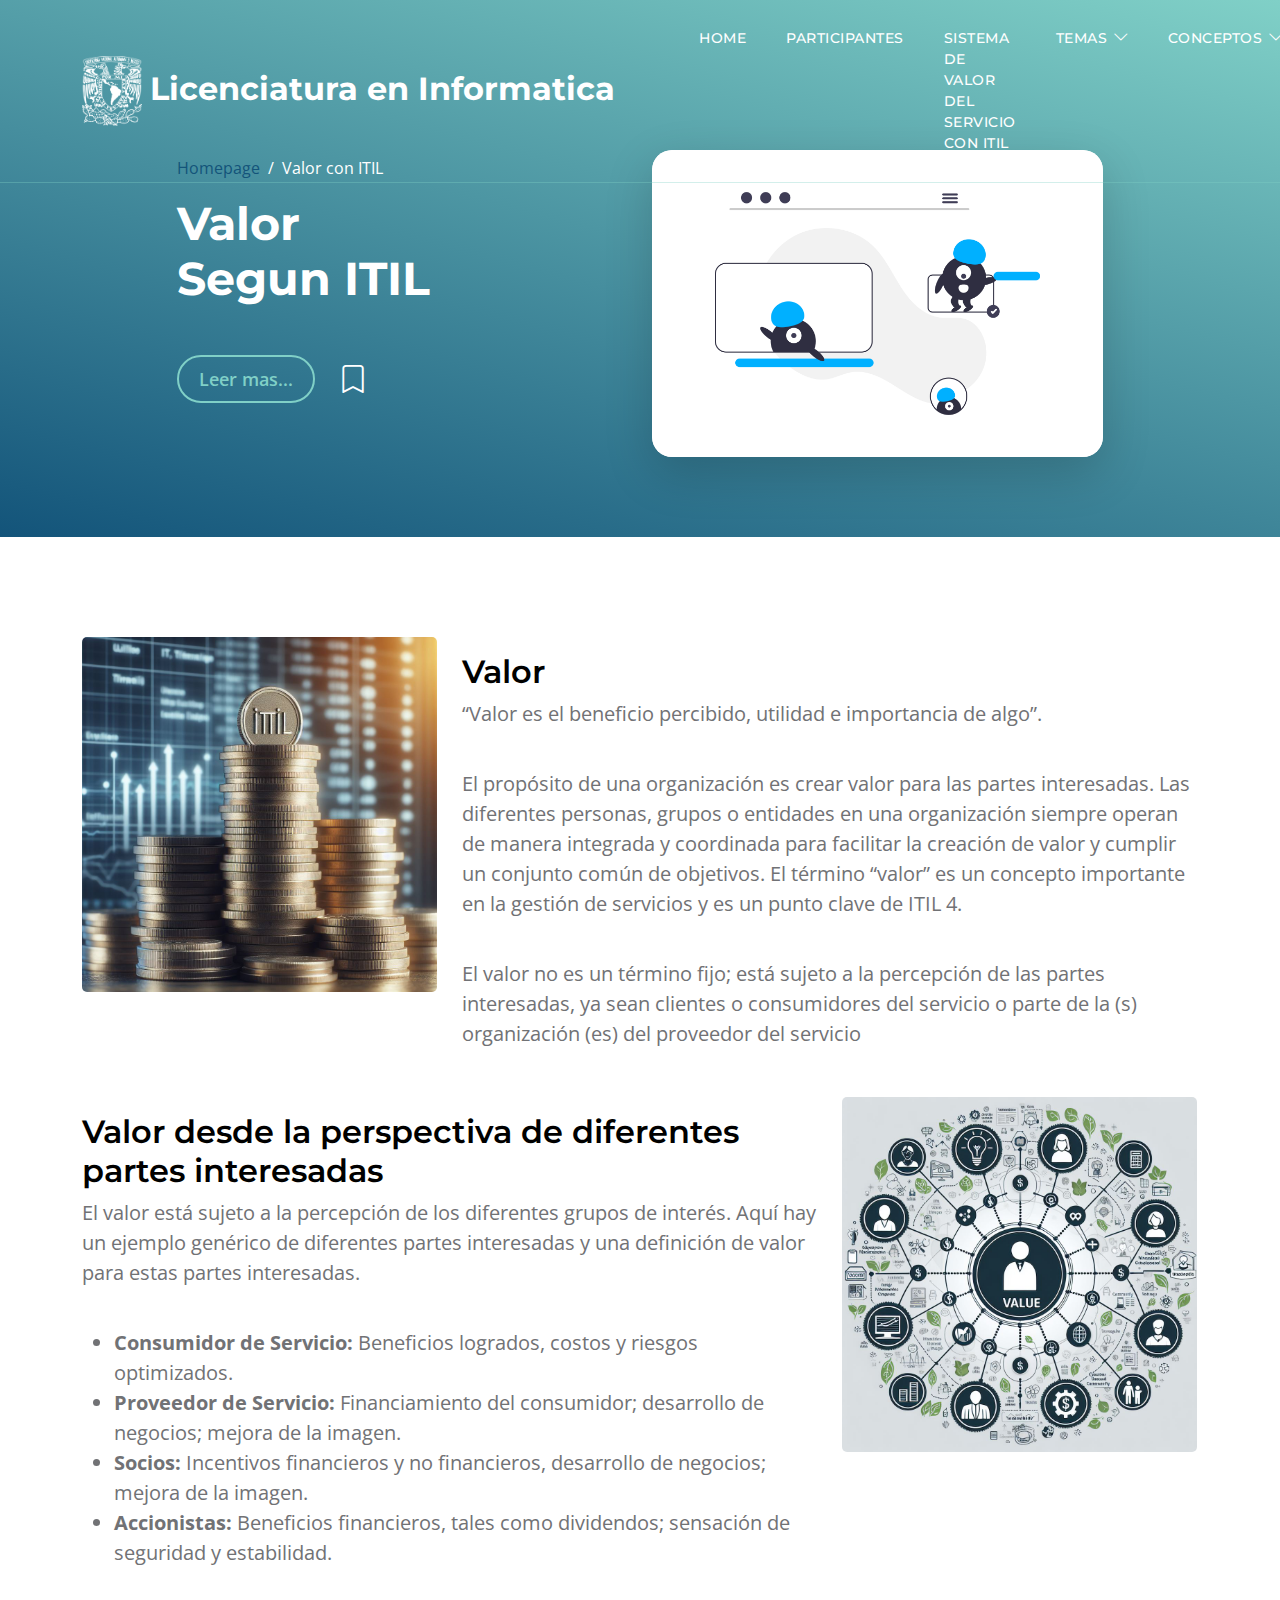
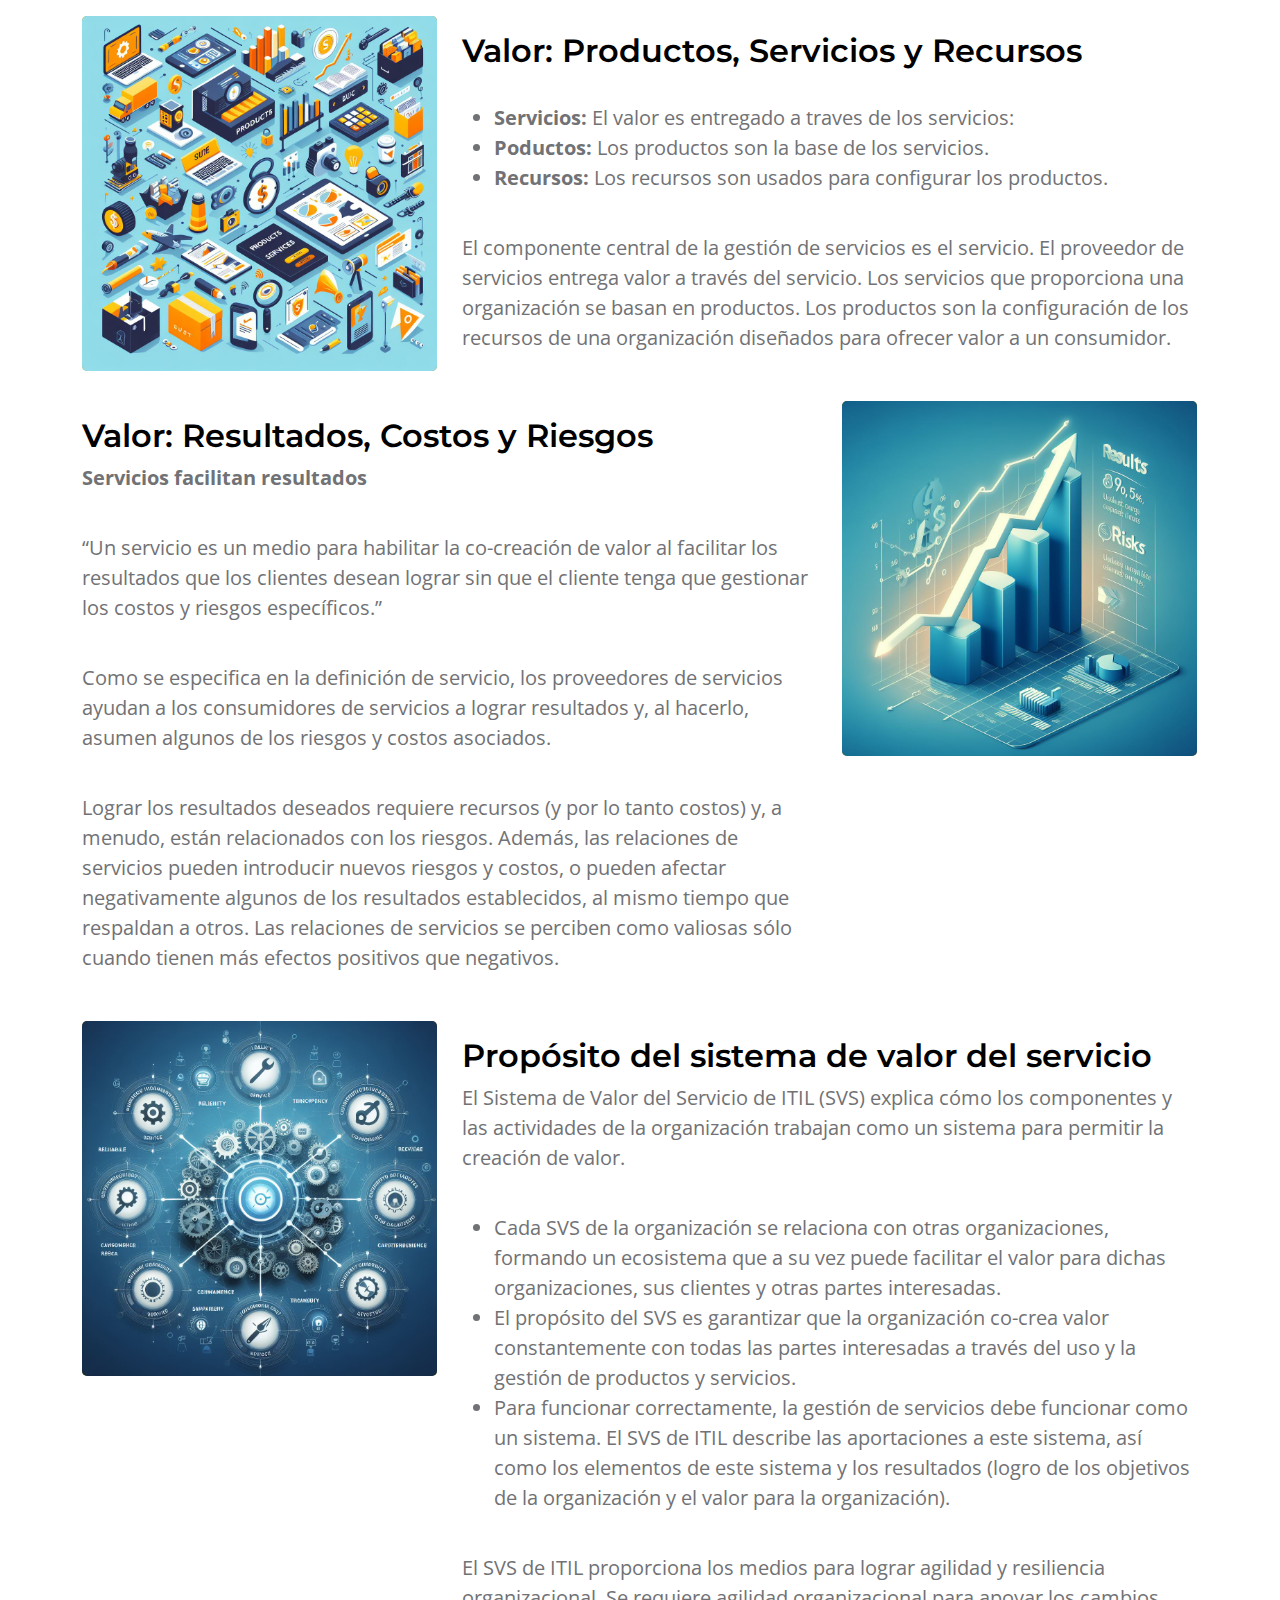
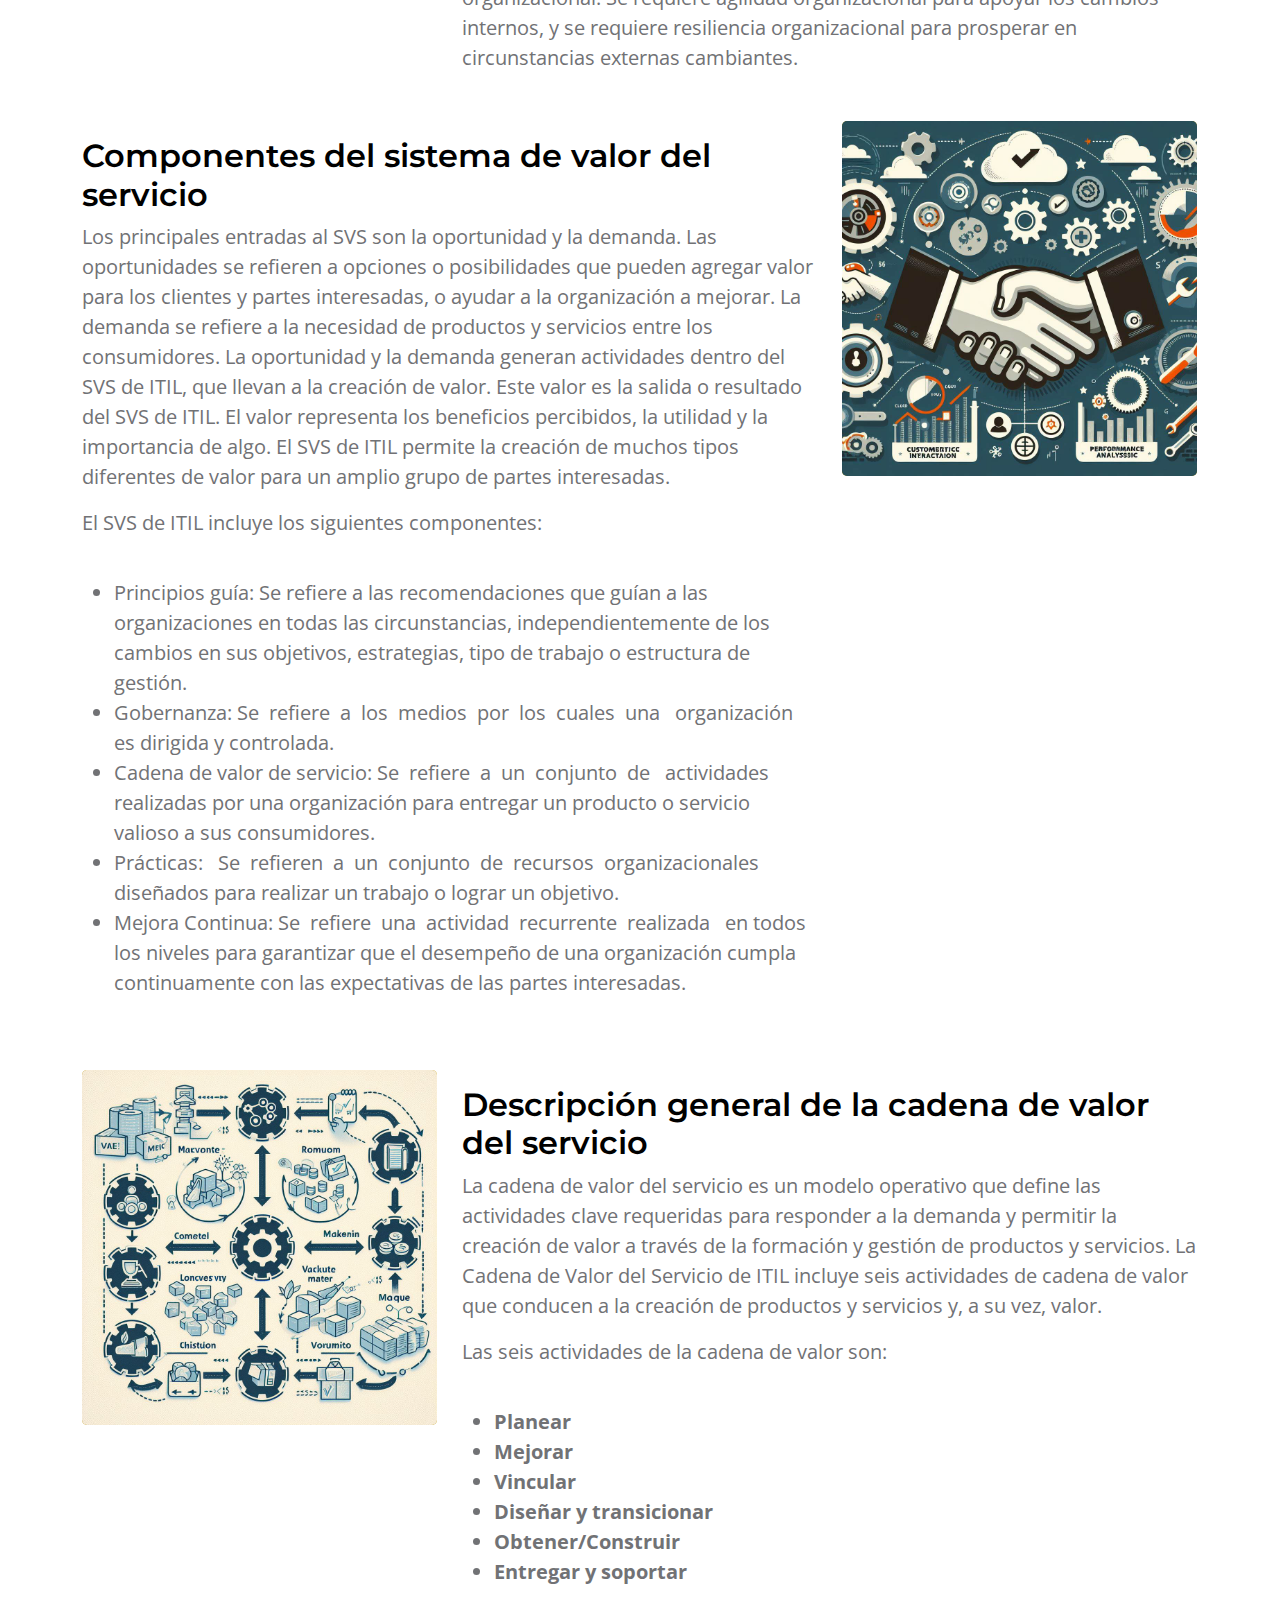
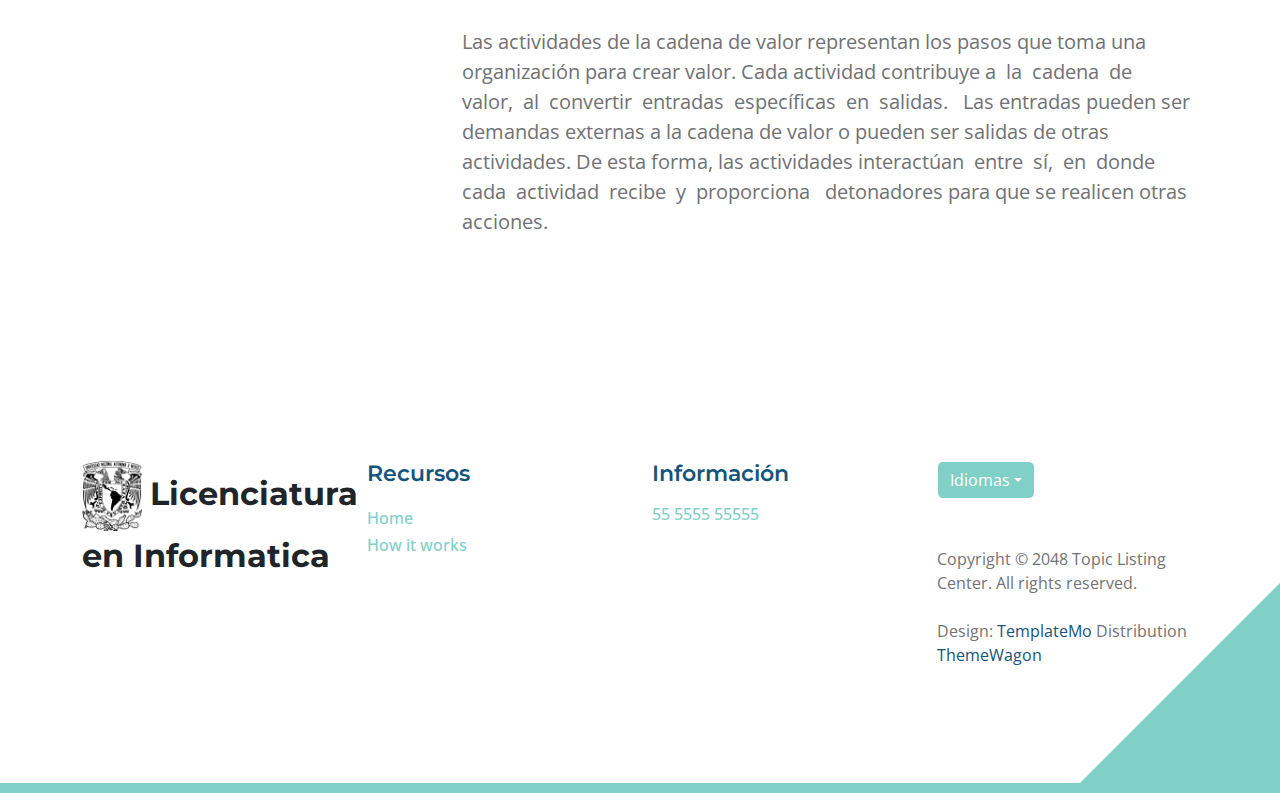
<file: ProyectoFase5/src/valor.html>
<!doctype html>
<html lang="es">

<head>
  <meta charset="utf-8">
  <meta name="viewport" content="width=device-width, initial-scale=1">

  <meta name="description" content="">
  <meta name="author" content="">

  <title>Valor con ITIL</title>

  <!-- CSS FILES -->
  <link rel="preconnect" href="https://fonts.googleapis.com">

  <link rel="preconnect" href="https://fonts.gstatic.com" crossorigin>

  <link href="https://fonts.googleapis.com/css2?family=Montserrat:wght@500;600;700&family=Open+Sans&display=swap"
    rel="stylesheet">

  <link href="../css/bootstrap.min.css" rel="stylesheet">

  <link href="../css/bootstrap-icons.css" rel="stylesheet">

  <link href="../css/templatemo-topic-listing.css" rel="stylesheet">
  <!--

TemplateMo 590 topic listing

https://templatemo.com/tm-590-topic-listing

-->
</head>

<body id="top">

  <main>

    <nav class="navbar navbar-expand-lg">
      <div class="container">
        <a class="navbar-brand">
          <i><img class="logo" src="../img/logo1.png"></i>
          <span class="colortext-w">Licenciatura en Informatica</span>
        </a>

        <div class="d-lg-none ms-auto me-4">
          <a href="#top" class="navbar-icon bi-person smoothscroll"></a>
        </div>

        <button class="navbar-toggler" type="button" data-bs-toggle="collapse" data-bs-target="#navbarNav"
          aria-controls="navbarNav" aria-expanded="false" aria-label="Toggle navigation">
          <span class="navbar-toggler-icon"></span>
        </button>

        <div class="collapse navbar-collapse" id="navbarNav">
          <ul class="navbar-nav ms-lg-5 me-lg-auto">

            <li class="nav-item">
              <a class="nav-link click-scroll" href="../src/index.html">Home</a>
            </li>

            <li class="nav-item">
              <a class="nav-link click-scroll" href="../src/participantes.html">Participantes</a>
            </li>

            <li class="nav-item">
              <a class="nav-link" href="../src/SVS.html">Sistema de Valor Del Servicio Con ITIL</a>
            </li>

            <li class="nav-item dropdown">
              <a class="nav-link dropdown-toggle" href="#" id="navbarLightDropdownMenuLink" role="button"
                data-bs-toggle="dropdown" aria-expanded="false">Temas</a>

              <ul class="dropdown-menu dropdown-menu-light" aria-labelledby="navbarLightDropdownMenuLink">
                <li><a class="dropdown-item" href="../src/Valor.html">Valor</a></li>

                <li><a class="dropdown-item" href="../src/CocValor.html">Co creación del valor</a></li>

                <li><a class="dropdown-item" href="../src/GdeS.html">Gestión de servicios</a></li>
              </ul>
            </li>

            <li class="nav-item dropdown">
              <a class="nav-link dropdown-toggle" href="#" id="navbarLightDropdownMenuLink" role="button"
                data-bs-toggle="dropdown" aria-expanded="false">Conceptos</a>

              <ul class="dropdown-menu dropdown-menu-light" aria-labelledby="navbarLightDropdownMenuLink">
                <li><a class="dropdown-item" href="../src/organizacion.html">Organizacion</a></li>

                <li><a class="dropdown-item" href="../src/cup.html">Cliente, Usuario Y Patrocinador</a>
                </li>

                <li><a class="dropdown-item" href="../src/psr.html">Productos, Servicios y Recursos</a>
                </li>
              </ul>
            </li>
          </ul>
        </div>
      </div>
    </nav>


    <header class="site-header d-flex flex-column justify-content-center align-items-center">
      <div class="container">
        <div class="row justify-content-center align-items-center">

          <div class="col-lg-5 col-12 mb-5">
            <nav aria-label="breadcrumb">
              <ol class="breadcrumb">
                <li class="breadcrumb-item"><a href="index.html">Homepage</a></li>

                <li class="breadcrumb-item active" aria-current="page">Valor con ITIL</li>
              </ol>
            </nav>

            <h2 class="text-white">Valor<br>Segun ITIL</h2>

            <div class="d-flex align-items-center mt-5">
              <a href="#topics-detail" class="btn custom-btn custom-border-btn smoothscroll me-4">Leer mas...</a>

              <a href="#top" class="custom-icon bi-bookmark smoothscroll"></a>
            </div>
          </div>

          <div class="col-lg-5 col-12">
            <div class="topics-detail-block bg-white shadow-lg">
              <img src="../img/topics/undraw_Remote_design_team_re_urdx.png"
                class="topics-detail-block-image img-fluid">
            </div>
          </div>

        </div>
      </div>
    </header>


    <section class="topics-detail-section section-padding" id="topics-detail">
      <div class="container">
        <div class="row">

          <div class="container">
            <div class="row">
              <div class="col-md-4">
                <div class="img-container color-2 custom3-padding">
                  <img src="../img/valoritil.jpg" class="image-tmn" alt="Imagen 2">
                </div>
              </div>
              <div class="col-md-8 pt-3 pb-2 pl-5">
                <h3 class="colortext-2">Valor</h3>
                <p class="text-justify">
                  “Valor es el beneficio percibido, utilidad e importancia de algo”.
                </p>
                <br>
                <p class="text-justify">
                  El propósito de una organización es crear valor para las partes
                  interesadas. Las diferentes personas, grupos o entidades en una
                  organización siempre operan de manera integrada y coordinada para
                  facilitar la creación de valor y cumplir un conjunto común de objetivos.
                  El término “valor” es un concepto importante en la gestión de servicios y es un punto clave de ITIL 4.
                </p>
                <br>
                <p class="text-justify">El valor no es un término fijo; está sujeto a la percepción de las partes
                  interesadas, ya sean clientes o consumidores del servicio o parte de
                  la (s) organización (es) del proveedor del servicio
                </p>
              </div>
            </div>
            <br>

            <div class="row">
              <div class="col-md-8 pt-3 pb-2 pl-5">
                <h3 class="colortext-2">Valor desde la perspectiva de diferentes partes interesadas</h3>
                <p class="text-justify">
                  El valor está sujeto a la percepción de los diferentes grupos de interés.
                  Aquí hay un ejemplo genérico de diferentes partes interesadas y una
                  definición de valor para estas partes interesadas.
                </p>
                <br>
                <ul>
                  <li><strong>Consumidor de Servicio:</strong> Beneficios logrados, costos y riesgos optimizados.</li>
                  <li><strong>Proveedor de Servicio:</strong> Financiamiento del consumidor; desarrollo de negocios;
                    mejora de la
                    imagen.</li>
                  <li><strong>Socios:</strong> Incentivos financieros y no financieros, desarrollo de negocios; mejora
                    de la imagen.</li>
                  <li><strong>Accionistas:</strong> Beneficios financieros, tales como dividendos; sensación de
                    seguridad
                    y estabilidad.</li>
                </ul>
              </div>
              <div class="col-md-4">
                <div class="img-container color-2 custom3-padding">
                  <img src="../img/partesinteresadas.jpg" class="image-tmn" alt="Imagen 2">
                </div>
              </div>
            </div>
            <br>

            <div class="row">
              <div class="col-md-4">
                <div class="img-container color-2 custom3-padding">
                  <img src="../img/valorproductosyservicios.jpg" class="image-tmn" alt="Imagen 2">
                </div>
              </div>
              <div class="col-md-8 pt-3 pb-2 pl-5">
                <h3 class="colortext-2">Valor: Productos, Servicios y Recursos</h3>
                <br>
                <ul>
                  <li><strong>Servicios:</strong> El valor es entregado a traves de los servicios:</li>
                  <li><strong>Poductos:</strong> Los productos son la base de los servicios.</li>
                  <li><strong>Recursos:</strong> Los recursos son usados para configurar los productos.</li>
                </ul>
                <br>
                <p class="text-justify">
                  El componente central de la gestión de servicios es el servicio. El
                  proveedor de servicios entrega valor a través del servicio. Los servicios
                  que proporciona una organización se basan en productos. Los
                  productos son la configuración de los recursos de una organización
                  diseñados para ofrecer valor a un consumidor.
                </p>
              </div>
            </div>
            <br>

            <div class="row">
              <div class="col-md-8 pt-3 pb-2 pl-5">
                <h3 class="colortext-2">Valor: Resultados, Costos y Riesgos</h3>
                <p class="text-justify">
                  <strong>Servicios facilitan resultados</strong>
                </p>
                <br>
                <p class="text-justify">
                  “Un servicio es un medio para habilitar la co-creación de valor
                  al facilitar los resultados que los clientes desean lograr sin que
                  el cliente tenga que gestionar los costos y riesgos específicos.”
                </p>
                <br>
                <p class="text-justify">
                  Como se especifica en la definición de servicio, los proveedores de
                  servicios ayudan a los consumidores de servicios a lograr resultados
                  y, al hacerlo, asumen algunos de los riesgos y costos asociados.
                </p>
                <br>
                <p class="text-justify">
                  Lograr los resultados deseados requiere recursos (y por lo tanto costos) y, a menudo, están
                  relacionados con los riesgos.
                  Además, las relaciones de servicios pueden introducir nuevos riesgos y costos, o pueden afectar
                  negativamente algunos de los resultados
                  establecidos, al mismo tiempo que respaldan a otros. Las relaciones de servicios se perciben como
                  valiosas sólo cuando tienen más
                  efectos positivos que negativos.
                </p>
              </div>
              <div class="col-md-4">
                <div class="img-container color-2 custom3-padding">
                  <img src="../img/valorResultadosCostosBeneficios.jpg" class="image-tmn" alt="Imagen 2">
                </div>
              </div>
            </div>
            <br>

            <div class="row">
              <div class="col-md-4">
                <div class="img-container color-2 custom3-padding">
                  <img src="../img/sistema de valor de servicio.jpg" class="image-tmn" alt="Imagen 2">
                </div>
              </div>
              <div class="col-md-8 pt-3 pb-2 pl-5">
                <h3 class="colortext-2">Propósito del sistema de valor del servicio
                </h3>
                <p class="text-justify">
                  El Sistema de Valor del Servicio de ITIL (SVS) explica cómo los
                  componentes y las actividades de la organización trabajan como un
                  sistema para permitir la creación de valor.
                </p>
                <br>
                <ul>
                  <li>Cada SVS de la organización se relaciona con otras
                    organizaciones, formando un ecosistema que a su vez puede
                    facilitar el valor para dichas organizaciones, sus clientes y otras
                    partes interesadas.</li>
                  <li>El propósito del SVS es garantizar que la organización co-crea
                    valor constantemente con todas las partes interesadas a través
                    del uso y la gestión de productos y servicios.</li>
                  <li> Para funcionar correctamente, la gestión de servicios debe
                    funcionar como un sistema. El SVS de ITIL describe las
                    aportaciones a este sistema, así como los elementos de este
                    sistema y los resultados (logro de los objetivos de la organización
                    y el valor para la organización).</li>
                </ul>
                <br>
                <p class="text-justify">
                  El SVS de ITIL proporciona los medios para lograr agilidad y resiliencia
                  organizacional. Se requiere agilidad organizacional para apoyar
                  los cambios internos, y se requiere resiliencia organizacional para
                  prosperar en circunstancias externas cambiantes.
                </p>
              </div>
            </div>
            <br>

            <div class="row">
              <div class="col-md-8 pt-3 pb-2 pl-5">
                <h3 class="colortext-2">Componentes del sistema de valor del servicio
                </h3>
                <p class="text-justify">
                  Los principales entradas al SVS son la oportunidad y la demanda.
                  Las oportunidades se refieren a opciones o posibilidades que pueden
                  agregar valor para los clientes y partes interesadas, o ayudar a la
                  organización a mejorar. La demanda se refiere a la necesidad de
                  productos y servicios entre los consumidores. La oportunidad y la
                  demanda generan actividades dentro del SVS de ITIL, que llevan
                  a la creación de valor. Este valor es la salida o resultado del SVS
                  de ITIL. El valor representa los beneficios percibidos, la utilidad y la
                  importancia de algo. El SVS de ITIL permite la creación de muchos
                  tipos diferentes de valor para un amplio grupo de partes interesadas.
                </p>
                <p class="text-justify">
                  El SVS de ITIL incluye los siguientes componentes:
                </p>
                <br>
                <ul>
                  <li>
                    <stron>Principios guía: </stron>Se refiere a las recomendaciones que
                    guían a las organizaciones en todas las circunstancias,
                    independientemente de los cambios en sus objetivos,
                    estrategias, tipo de trabajo o estructura de gestión.
                  </li>
                  <li>
                    <stron>Gobernanza: </stron>Se refiere a los medios por los cuales una 
                    organización es dirigida y controlada.
                  </li>
                  <li>
                    <stron>Cadena de valor de servicio: </stron>Se refiere a un conjunto de 
                    actividades realizadas por una organización para entregar un
                    producto o servicio valioso a sus consumidores.
                  </li>
                  <li>
                    <stron>Prácticas: </stron> Se refieren a un conjunto de recursos organizacionales 
                    diseñados para realizar un trabajo o lograr un objetivo.
                  </li>
                  <li>
                    <stron>Mejora Continua: </stron>Se refiere una actividad recurrente realizada 
                    en todos los niveles para garantizar que el desempeño de una
                    organización cumpla continuamente con las expectativas de
                    las partes interesadas.
                  </li>
                </ul>
                <br>
              </div>
              <div class="col-md-4">
                <div class="img-container color-2 custom3-padding">
                  <img src="../img/componentes del valor de servicio.jpg" class="image-tmn" alt="Imagen 2">
                </div>
              </div>
            </div>
            <br>

            <div class="row">
              <div class="col-md-4">
                <div class="img-container color-2 custom3-padding">
                  <img src="../img/cadenadevalor.jpg" class="image-tmn" alt="Imagen 2">
                </div>
              </div>
              <div class="col-md-8 pt-3 pb-2 pl-5">
                <h3 class="colortext-2">Descripción general de la cadena de valor del servicio
                </h3>
                <p class="text-justify">
                  La cadena de valor del servicio es un modelo operativo que define las
                  actividades clave requeridas para responder a la demanda y permitir
                  la creación de valor a través de la formación y gestión de productos
                  y servicios.
                  La Cadena de Valor del Servicio de ITIL incluye seis actividades de
                  cadena de valor que conducen a la creación de productos y servicios
                  y, a su vez, valor.
                </p>
                <p class="text-justify">
                  Las seis actividades de la cadena de valor son:
                </p>
                <br>
                <ul>
                  <li><strong>Planear</strong></li>
                  <li><strong>Mejorar</strong></li>
                  <li><strong>Vincular</strong></li>
                  <li><strong>Diseñar y transicionar</strong></li>
                  <li><strong>Obtener/Construir</strong></li>
                  <li><strong>Entregar y soportar</strong></li>
                </ul>
                <br>
                <p class="text-justify">
                  Las actividades de la cadena de valor representan los pasos que
                  toma una organización para crear valor. Cada actividad contribuye
                  a la cadena de valor, al convertir entradas específicas en salidas. 
                  Las entradas pueden ser demandas externas a la cadena de valor o
                  pueden ser salidas de otras actividades. De esta forma, las actividades
                  interactúan entre sí, en donde cada actividad recibe y proporciona 
                  detonadores para que se realicen otras acciones.
                </p>
              </div>
            </div>
          </div>
        </div>



    </section>
  </main>

  <footer class="site-footer section-padding">
    <div class="container">
      <div class="row">

        <div class="col-lg-3 col-12 mb-4 pb-2">
          <a class="navbar-brand mb-2" href="index.html">
            <i><img class="logo" src="../img/logoN.png"></i>
            <span class="">Licenciatura<br>en Informatica</span>
          </a>
        </div>

        <div class="col-lg-3 col-md-4 col-6">
          <h6 class="site-footer-title mb-3">Recursos</h6>

          <ul class="site-footer-links">
            <li class="site-footer-link-item">
              <a href="#" class="site-footer-link">Home</a>
            </li>

            <li class="site-footer-link-item">
              <a href="#" class="site-footer-link">How it works</a>
            </li>
          </ul>
        </div>

        <div class="col-lg-3 col-md-4 col-6 mb-4 mb-lg-0">
          <h6 class="site-footer-title mb-3">Información</h6>

          <p class="text-white d-flex mb-1">
            <a href="tel: 305-240-9671" class="site-footer-link">
              55 5555 55555
            </a>
          </p>
        </div>

        <div class="col-lg-3 col-md-4 col-12 mt-4 mt-lg-0 ms-auto">
          <div class="dropdown">
            <button class="btn btn-secondary dropdown-toggle" type="button" data-bs-toggle="dropdown"
              aria-expanded="false">
              Idiomas</button>

            <ul class="dropdown-menu">
              <li><button class="dropdown-item" type="button">Español</button></li>

              <li><button class="dropdown-item" type="button">Ingles</button></li>
            </ul>
          </div>

          <p class="copyright-text mt-lg-5 mt-4">Copyright © 2048 Topic Listing Center. All rights reserved.
            <br><br>Design: <a rel="nofollow" href="https://templatemo.com" target="_blank">TemplateMo</a> Distribution
            <a href="https://themewagon.com">ThemeWagon</a>
          </p>

        </div>

      </div>
    </div>
  </footer>

  <!-- JAVASCRIPT FILES -->
  <script src="../js/jquery.min.js"></script>
  <script src="../js/bootstrap.bundle.min.js"></script>
  <script src="../js/jquery.sticky.js"></script>
  <script src="../js/custom.js"></script>

</body>

</html>
</file>
<file: ProyectoFase5/css/templatemo-topic-listing.css>
/*

TemplateMo 590 topic listing

https://templatemo.com/tm-590-topic-listing

*/

/*---------------------------------------
  CUSTOM PROPERTIES ( VARIABLES )             
-----------------------------------------*/
:root {
  --white-color:                  #ffffff;
  --primary-color:                #13547a;
  --secondary-color:              #80d0c7;
  --section-bg-color:             #f0f8ff;
  --custom-btn-bg-color:          #80d0c7;
  --custom-btn-bg-hover-color:    #13547a;
  --dark-color:                   #000000;
  --p-color:                      #717275;
  --border-color:                 #7fffd4;
  --link-hover-color:             #13547a;

  --body-font-family:             'Open Sans', sans-serif;
  --title-font-family:            'Montserrat', sans-serif;

  --h1-font-size:                 58px;
  --h2-font-size:                 46px;
  --h3-font-size:                 32px;
  --h4-font-size:                 28px;
  --h5-font-size:                 24px;
  --h6-font-size:                 22px;
  --p-font-size:                  20px;
  --menu-font-size:               14px;
  --btn-font-size:                18px;
  --copyright-font-size:          16px;

  --border-radius-large:          100px;
  --border-radius-medium:         20px;
  --border-radius-small:          10px;

  --font-weight-normal:           400;
  --font-weight-medium:           500;
  --font-weight-semibold:         600;
  --font-weight-bold:             700;
}

body {
  background-color: var(--white-color);
  font-family: var(--body-font-family); 
}


/*---------------------------------------
  TYPOGRAPHY               
-----------------------------------------*/

h2,
h3,
h4,
h5,
h6 {
  color: var(--dark-color);
}

h1,
h2,
h3,
h4,
h5,
h6 {
  font-family: var(--title-font-family); 
  font-weight: var(--font-weight-semibold);
}

h1 {
  font-size: var(--h1-font-size);
  font-weight: var(--font-weight-bold);
}

h2 {
  font-size: var(--h2-font-size);
  font-weight: var(--font-weight-bold);
}

h3 {
  font-size: var(--h3-font-size);
}

h4 {
  font-size: var(--h4-font-size);
}

h5 {
  font-size: var(--h5-font-size);
}

h6 {
  color: var(--primary-color);
  font-size: var(--h6-font-size);
}

p {
  color: var(--p-color);
  font-size: var(--p-font-size);
  font-weight: var(--font-weight-normal);
}

ul li {
  color: var(--p-color);
  font-size: var(--p-font-size);
  font-weight: var(--font-weight-normal);
}

a, 
button {
  touch-action: manipulation;
  transition: all 0.3s;
}

a {
  display: inline-block;
  color: var(--primary-color);
  text-decoration: none;
}

a:hover {
  color: var(--link-hover-color);
}

b,
strong {
  font-weight: var(--font-weight-bold);
}
.color-1{
  background-color: #fff;
}
.custom-padding {
  border-radius: 5px;
  padding-left: 25px;
  padding-right: 20px;
  padding-bottom: 25px;
  padding-top: 30px;
}
.square-image {
  width: 380px;
  height: 380px;
  object-fit: cover;
  border-radius: 5px;
}
.custom-padding2 {
  border-radius: 3px;
  padding-left: 20px;
  padding-right: 20px;
  padding-bottom: 20px;
  padding-top: 20px;
}
/*---------------------------------------
  SECTION               
-----------------------------------------*/
.section-padding {
  padding-top: 100px;
  padding-bottom: 100px;
}

.section-bg {
  background-color: var(--section-bg-color);
}

.section-overlay {
  background-image: linear-gradient(15deg, #13547a 0%, #80d0c7 100%);
  position: absolute;
  top: 0;
  left: 0;
  pointer-events: none;
  width: 100%;
  height: 100%;
  opacity: 0.85;
}

.section-overlay + .container {
  position: relative;
}

.tab-content {
  background-color: var(--white-color);
  border-radius: var(--border-radius-medium);
}

.nav-tabs {
  border-bottom: 1px solid #ecf3f2;
  margin-bottom: 40px;
  justify-content: center;
}

.nav-tabs .nav-link {
  border-radius: 0;
  border-top: 0;
  border-right: 0;
  border-left: 0;
  color: var(--p-color);
  font-family: var(--title-font-family);
  font-size: var(--btn-font-size);
  font-weight: var(--font-weight-medium);
  padding: 15px 25px;
  transition: all 0.3s;
}

.nav-tabs .nav-link:first-child {
  margin-right: 20px;
}

.nav-tabs .nav-item.show .nav-link, 
.nav-tabs .nav-link.active,
.nav-tabs .nav-link:focus, 
.nav-tabs .nav-link:hover {
  border-bottom-color: var(--primary-color);
  color: var(--primary-color);
}


/*---------------------------------------
  CUSTOM ICON COLOR               
-----------------------------------------*/
.custom-icon {
  color: var(--secondary-color);
}

.colortext-w{color: #fff;}

.image-tmn{
  width: 355px;
  height: 355px;
  object-fit: cover;
  border-radius: 5px;
  background-color: #BD9500;;
}
/*---------------------------------------
  CUSTOM BUTTON               
-----------------------------------------*/
.custom-btn {
  background: var(--custom-btn-bg-color);
  border: 2px solid transparent;
  border-radius: var(--border-radius-large);
  color: var(--white-color);
  font-size: var(--btn-font-size);
  font-weight: var(--font-weight-semibold);
  line-height: normal;
  transition: all 0.3s;
  padding: 10px 20px;
}

.custom-btn:hover {
  background: var(--custom-btn-bg-hover-color);
  color: var(--white-color);
}

.custom-border-btn {
  background: transparent;
  border: 2px solid var(--custom-btn-bg-color);
  color: var(--custom-btn-bg-color);
}

.custom-border-btn:hover {
  background: var(--custom-btn-bg-color);
  border-color: transparent;
  color: var(--white-color);
}

.custom-btn-bg-white {
  border-color: var(--white-color);
  color: var(--white-color);
}


/*---------------------------------------
  SITE HEADER              
-----------------------------------------*/
.site-header {
  background-image: linear-gradient(15deg, #13547a 0%, #80d0c7 100%);
  padding-top: 150px;
  padding-bottom: 80px;
}

.site-header .container {
  height: 100%;
}

.breadcrumb-item+.breadcrumb-item::before,
.breadcrumb-item a:hover,
.breadcrumb-item.active {
  color: var(--white-color);
}

.site-header .custom-icon {
  color: var(--white-color);
  font-size: var(--h4-font-size);
}

.site-header .custom-icon:hover {
  color: var(--secondary-color);
}


/*---------------------------------------
  NAVIGATION              
-----------------------------------------*/
.sticky-wrapper {
  position: absolute;
  top: 0;
  right: 0;
  left: 0;
}

.sticky-wrapper.is-sticky .navbar {
  background-color: var(--secondary-color);
}

.navbar {
  background: transparent;
  border-bottom: 1px solid rgba(128, 208, 199, 0.35);
  z-index: 9;
}

.navbar-brand,
.navbar-brand:hover {
  font-size: var(--h3-font-size);
  font-weight: var(--font-weight-bold);
  display: block;
}

.navbar-brand span {
  font-family: var(--title-font-family);
}

.navbar-expand-lg .navbar-nav .nav-link {
  border-radius: var(--border-radius-large);
  margin: 10px;
  padding: 10px;
}

.navbar-nav .nav-link {
  display: inline-block;
  color: var(--white-color);
  font-family: var(--title-font-family); 
  font-size: var(--menu-font-size);
  font-weight: var(--font-weight-medium);
  text-transform: uppercase;
  letter-spacing: 0.5px;
  position: relative;
  padding-top: 15px;
  padding-bottom: 15px;
}

.navbar-nav .nav-link.active, 
.navbar-nav .nav-link:hover {
  color: var(--primary-color);
}

.navbar .dropdown-menu {
  background: var(--white-color);
  box-shadow: 0 1rem 3rem rgba(0,0,0,.175);
  border: 0;
  display: inherit;
  opacity: 0;
  min-width: 9rem;
  margin-top: 20px;
  padding: 13px 0 10px 0;
  transition: all 0.3s;
  pointer-events: none;
}

.navbar .dropdown-menu::before {
  content: "";
  width: 0;
  height: 0;
  border-left: 20px solid transparent;
  border-right: 20px solid transparent;
  border-bottom: 15px solid var(--white-color);
  position: absolute;
  top: -10px;
  left: 10px;
}

.navbar .dropdown-item {
  display: inline-block;
  color: var(--p-bg-color);
  font-family: var(--title-font-family); 
  font-size: var(--menu-font-size);
  font-weight: var(--font-weight-medium);
  text-transform: uppercase;
  letter-spacing: 0.5px;
  position: relative;
}

.navbar .dropdown-item.active, 
.navbar .dropdown-item:active,
.navbar .dropdown-item:focus, 
.navbar .dropdown-item:hover {
  background: transparent;
  color: var(--primary-color);
}

.navbar .dropdown-toggle::after {
  content: "\f282";
  display: inline-block;
  font-family: bootstrap-icons !important;
  font-size: var(--copyright-font-size);
  font-style: normal;
  font-weight: normal !important;
  font-variant: normal;
  text-transform: none;
  line-height: 1;
  vertical-align: -.125em;
  -webkit-font-smoothing: antialiased;
  -moz-osx-font-smoothing: grayscale;
  position: relative;
  left: 2px;
  border: 0;
}

@media screen and (min-width: 992px) {
  .navbar .dropdown:hover .dropdown-menu {
    opacity: 1;
    margin-top: 0;
    pointer-events: auto;
  }
}

.navbar-icon {
  background: var(--white-color);
  border-radius: var(--border-radius-large);
  display: inline-block;
  font-size: var(--h5-font-size);
  width: 40px;
  height: 40px;
  line-height: 40px;
  text-align: center;
  transition: all 0.3s ease;
}

.navbar-icon:hover {
  background: var(--primary-color);
  color: var(--white-color);
}

.navbar-toggler {
  border: 0;
  padding: 0;
  cursor: pointer;
  margin: 0;
  width: 30px;
  height: 35px;
  outline: none;
}

.navbar-toggler:focus {
  outline: none;
  box-shadow: none;
}

.navbar-toggler[aria-expanded="true"] .navbar-toggler-icon {
  background: transparent;
}

.navbar-toggler[aria-expanded="true"] .navbar-toggler-icon:before,
.navbar-toggler[aria-expanded="true"] .navbar-toggler-icon:after {
  transition: top 300ms 50ms ease, -webkit-transform 300ms 350ms ease;
  transition: top 300ms 50ms ease, transform 300ms 350ms ease;
  transition: top 300ms 50ms ease, transform 300ms 350ms ease, -webkit-transform 300ms 350ms ease;
  top: 0;
}

.navbar-toggler[aria-expanded="true"] .navbar-toggler-icon:before {
  transform: rotate(45deg);
}

.navbar-toggler[aria-expanded="true"] .navbar-toggler-icon:after {
  transform: rotate(-45deg);
}

.navbar-toggler .navbar-toggler-icon {
  background: var(--white-color);
  transition: background 10ms 300ms ease;
  display: block;
  width: 30px;
  height: 2px;
  position: relative;
}

.navbar-toggler .navbar-toggler-icon:before,
.navbar-toggler .navbar-toggler-icon:after {
  transition: top 300ms 350ms ease, -webkit-transform 300ms 50ms ease;
  transition: top 300ms 350ms ease, transform 300ms 50ms ease;
  transition: top 300ms 350ms ease, transform 300ms 50ms ease, -webkit-transform 300ms 50ms ease;
  position: absolute;
  right: 0;
  left: 0;
  background: var(--white-color);
  width: 30px;
  height: 2px;
  content: '';
}

.navbar-toggler .navbar-toggler-icon::before {
  top: -8px;
}

.navbar-toggler .navbar-toggler-icon::after {
  top: 8px;
}


/*---------------------------------------
  HERO        
-----------------------------------------*/
.hero-section {
  background-image: linear-gradient(15deg, #13547a 0%, #80d0c7 100%);
  position: relative;
  overflow: hidden;
  padding-top: 150px;
  padding-bottom: 150px;
}

.hero-section .input-group {
  background-color: var(--white-color);
  border-radius: var(--border-radius-large);
  padding: 10px 15px;
}

.hero-section .input-group-text {
  background-color: transparent;
  border: 0;
}

.hero-section input[type="search"] {
  border: 0;
  box-shadow: none;
  margin-bottom: 0;
  padding-left: 0;
}

.hero-section button[type="submit"] {
  background-color: var(--primary-color);
  border: 0;
  border-radius: var(--border-radius-large) !important;
  color: var(--white-color);
  max-width: 150px;
}


/*---------------------------------------
  TOPICS              
-----------------------------------------*/
.featured-section {
  background-color: var(--secondary-color);
  border-radius: 0 0 100px 100px;
  padding-bottom: 100px;
}

.featured-section .row {
  position: relative;
  bottom: 100px;
  margin-bottom: -100px;
}

.custom-block {
  border-radius: var(--border-radius-medium);
  position: relative;
  overflow: hidden;
  padding: 30px;
  transition: all 0.3s ease;
  height: 100%;
}

.custom-block:hover {
  background-color: var(--secondary-color);
  transform: translateY(-3px);
}

.custom-block > a {
  width: 100%;
}

.custom-block-image {
  display: block;
  width: 100%;
  height: 200px;
  object-fit: cover;
  margin-top: 35px;
}

.custom-block .rounded-pill {
  border-radius: 5px !important;
  display: flex;
  justify-content: center;
  text-align: center;
  width: 30px;
  height: 30px;
  line-height: 20px;
}

.custom-block-overlay {
  height: 100%;
  min-height: 350px;
  padding: 0;
}

.custom-block-overlay > a {
  height: 100%;
}

.custom-block-overlay .custom-block-image {
  border-radius: var(--border-radius-medium);
  display: block;
  height: 100%;
  margin-top: 0;
}

.custom-block-overlay-text {
  position: absolute;
  z-index: 2;
  top: 0;
  right: 0;
  left: 0;
  padding: 30px;
}

.social-share {
  position: absolute;
  bottom: 0;
  right: 0;
  left: 0;
  z-index: 2;
  padding: 20px 35px;
}

.social-share .bi-bookmark {
  color: var(--white-color);
  font-size: var(--h5-font-size);
}

.social-share .bi-bookmark:hover {
  color: var(--secondary-color);
}

.bg-design {
  background-color: #00B0FF;
}

.bg-graphic {
  background-color: #00BFA6;
}

.bg-advertising {
  background-color: #F50057;
}

.bg-finance {
  background-color: #536DFE;
}

.bg-music {
  background-color: #F9A826;
}

.bg-education {
  background-color: #00BFA6;
}


/*---------------------------------------
  TOPICS               
-----------------------------------------*/
.topics-detail-block {
  border-radius: var(--border-radius-medium);
  position: relative;
  overflow: hidden;
}

.topics-detail-block-image {
  display: block;
  border-radius: var(--border-radius-medium);
}

blockquote {
  background-color: var(--section-bg-color);
  border-radius: var(--border-radius-small);
  font-family: var(--title-font-family);
  font-size: var(--h4-font-size);
  font-weight: var(--font-weight-bold);
  display: inline-block;
  text-align: center;
  margin: 30px;
  padding: 40px;
}

.topics-listing-page .site-header {
  padding-bottom: 65px;
}

.custom-block-topics-listing-info {
  margin: 30px 20px 20px 30px;
}

.custom-block-topics-listing {
  height: inherit;
}

.custom-block-topics-listing .custom-block-image {
  width: 200px;
}


/*---------------------------------------
  PAGINATION              
-----------------------------------------*/
.pagination {
  margin-top: 40px;
}

.page-link {
  border: 0;
  border-radius: var(--border-radius-small);
  color: var(--p-color);
  font-family: var(--title-font-family);
  margin: 0 5px;
  padding: 10px 20px;
}

.page-link:hover,
.page-item:first-child .page-link:hover,
.page-item:last-child .page-link:hover {
  background-color: var(--secondary-color);
  color: var(--white-color);
}

.page-item:first-child .page-link {
  margin-right: 10px;
}

.page-item:first-child .page-link,
.page-item:last-child .page-link {
  background-color: var(--section-bg-color);
  border-radius: var(--border-radius-small);
}

.active>.page-link, .page-link.active {
  background-color: var(--secondary-color);
  border-color: var(--secondary-color);
}


/*---------------------------------------
  TIMELINE              
-----------------------------------------*/
.timeline-section {
  background-image: url('../images/colleagues-working-cozy-office-medium-shot.jpg');
  background-repeat: no-repeat;
  background-position: center;
  background-size: cover;
  position: relative;
}

.timeline-container .vertical-scrollable-timeline {
  list-style-type: none;
  position: relative;
  padding-left: 0;
}

.timeline-container .vertical-scrollable-timeline .list-progress {
  width: 8px;
  height: 87%;
  background-color: var(--primary-color);
  position: absolute;
  left: 52px;
  top: 0;
  overflow: hidden;
}

.timeline-container .vertical-scrollable-timeline .list-progress .inner {
  position: absolute;
  right: 0;
  bottom: 0;
  height: 100%;
  background-color: var(--secondary-color);
  width: 100%;
}

.timeline-container .vertical-scrollable-timeline li {
  position: relative;
  padding: 20px 0px 65px 145px;
}

.timeline-container .vertical-scrollable-timeline li:last-child {
  padding-bottom: 0;
}

.timeline-container .vertical-scrollable-timeline li p {
  line-height: 40px;
}

.timeline-container .vertical-scrollable-timeline li p:last-child {
  margin-bottom: 0;
}

.timeline-container .vertical-scrollable-timeline li .icon-holder {
  position: absolute;
  left: 0;
  top: 0;
  width: 104px;
  height: 104px;
  display: flex;
  justify-content: center;
  align-items: center;
  background-color: var(--secondary-color);
  border-radius: 50%;
  z-index: 1;
  transition: 0.4s all;
}

.timeline-container .vertical-scrollable-timeline li .icon-holder::before {
  content: "";
  width: 80px;
  height: 80px;
  border: 4px solid #fff;
  position: absolute;
  background-color: var(--secondary-color);
  border-radius: 50%;
  z-index: -1;
  transition: 0.4s all;
}

.timeline-container .vertical-scrollable-timeline li .icon-holder i {
  font-size: 25px;
  color: var(--white-color);
}

.timeline-container .vertical-scrollable-timeline li::before {
  content: "";
  position: absolute;
  height: 100%;
  width: 8px;
  background-color: transparent;
  left: 52px;
  z-index: 0;
}

.timeline-container .vertical-scrollable-timeline li.active .icon-holder {
  background-color: var(--primary-color);
}

.timeline-container .vertical-scrollable-timeline li.active .icon-holder::before {
  background-color: var(--primary-color);
}


/*---------------------------------------
  FAQs              
-----------------------------------------*/
.faq-section .accordion-item {
  border: 0;
}

.faq-section .accordion-button {
  font-size: var(--h6-font-size);
  font-weight: var(--font-weight-semibold);
}

.faq-section .accordion-item:first-of-type .accordion-button {
  border-radius: var(--border-radius-large);
}

.faq-section .accordion-button:not(.collapsed) {
  border-radius: var(--border-radius-large);
  box-shadow: none;
  color: var(--primary-color);
}

.faq-section .accordion-body {
  color: var(--p-color);
  font-size: var(--btn-font-size);
  line-height: 40px;
}

/*---------------------------------------
  NEWSLETTER               
-----------------------------------------*/
.newsletter-image {
  border-radius: var(--border-radius-medium);
}


/*---------------------------------------
  CONTACT               
-----------------------------------------*/
.google-map {
  border-radius: var(--border-radius-medium);
}

.contact-form .form-floating>textarea {
  border-radius: var(--border-radius-medium);
  height: 150px;
}


/*---------------------------------------
  SUBSCRIBE FORM               
-----------------------------------------*/
.subscribe-form-wrap {
  padding: 50px;
}

.subscribe-form {
  width: 95%;
}


/*---------------------------------------
  CUSTOM FORM               
-----------------------------------------*/
.custom-form .form-control {
  border-radius: var(--border-radius-large);
  color: var(--p-color);
  margin-bottom: 24px;
  padding-top: 13px;
  padding-bottom: 13px;
  padding-left: 20px;
  outline: none;
}

.form-floating>label {
  padding-left: 20px;
}

.custom-form button[type="submit"] {
  background: var(--custom-btn-bg-color);
  border: none;
  border-radius: var(--border-radius-large);
  color: var(--white-color);
  font-family: var(--title-font-family);
  font-size: var(--p-font-size);
  font-weight: var(--font-weight-semibold);
  transition: all 0.3s;
  margin-bottom: 0;
}

.custom-form button[type="submit"]:hover,
.custom-form button[type="submit"]:focus {
  background: var(--custom-btn-bg-hover-color);
  border-color: transparent;
}


/*---------------------------------------
  SITE FOOTER              
-----------------------------------------*/
.site-footer {
  border-bottom: 10px solid var(--secondary-color);
  position: relative;
}

.site-footer::after {
  content: "";
  position: absolute;
  bottom: 0;
  right: 0;
  width: 0;
  height: 0;
  border-style: solid;
  border-width: 0 0 200px 200px;
  border-color: transparent transparent var(--secondary-color) transparent;
  pointer-events: none;
}

.site-footer-title {
  color: var(--primary-color); 
}

.site-footer .dropdown-menu {
  padding: 0;
}

.site-footer .dropdown-item {
  color: var(--p-color);
  font-size: var(--menu-font-size);
  font-weight: var(--font-weight-medium);
  padding: 4px 18px;
}

.site-footer .dropdown-item:hover {
  background-color: transparent;
  color: var(--primary-color);
}

.site-footer .dropdown-menu li:first-child .dropdown-item {
  padding-top: 10px;
}

.site-footer .dropdown-menu li:last-child .dropdown-item {
  padding-bottom: 12px;
}

.site-footer .dropdown-toggle {
  background-color: var(--secondary-color);
  border-color: var(--white-color);
}

.site-footer .dropdown-toggle:hover {
  background-color: var(--primary-color);
  border-color: transparent;
}

.site-footer-links {
  padding-left: 0;
}

.site-footer-link-item {
  display: block;
  list-style: none;
  line-height: normal;
}

.site-footer-link {
  color: var(--secondary-color);
  font-size: var(--copyright-font-size);
  font-weight: var(--font-weight-medium);
  line-height: normal;
}

.copyright-text {
  font-size: var(--copyright-font-size);
}


/*---------------------------------------
  SOCIAL ICON               
-----------------------------------------*/
.social-icon {
  margin: 0;
  padding: 0;
}

.social-icon-item {
  list-style: none;
  display: inline-block;
  vertical-align: top;
}

.social-icon-link {
  background: var(--secondary-color);
  border-radius: var(--border-radius-large);
  color: var(--white-color);
  font-size: var(--copyright-font-size);
  display: block;
  margin-right: 10px;
  text-align: center;
  width: 35px;
  height: 35px;
  line-height: 36px;
  transition: background 0.2s, color 0.2s;
}

.social-icon-link:hover {
  background: var(--primary-color);
  color: var(--white-color);
}


/*---------------------------------------
  RESPONSIVE STYLES               
-----------------------------------------*/
@media screen and (max-width: 991px) {
  h1 {
    font-size: 48px;
  }

  h2 {
    font-size: 36px;
  }

  h3 {
    font-size: 32px;
  }

  h4 {
    font-size: 28px;
  }

  h5 {
    font-size: 20px;
  }

  h6 {
    font-size: 18px;
  }

  .section-padding {
    padding-top: 50px;
    padding-bottom: 50px;
  }
  
  .navbar {
    background-color: var(--secondary-color);
  }

  .navbar-nav .dropdown-menu {
    position: relative;
    left: 10px;
    opacity: 1;
    pointer-events: auto;
    max-width: 155px;
    margin-top: 10px;
    margin-bottom: 15px;
  }

  .navbar-expand-lg .navbar-nav {
    padding-bottom: 20px;
  }

  .navbar-expand-lg .navbar-nav .nav-link {
    padding: 0;
  }

  .nav-tabs .nav-link:first-child {
    margin-right: 5px;
  }

  .nav-tabs .nav-link {
    font-size: var(--copyright-font-size);
    padding: 10px;
  }

  .featured-section {
    border-radius: 0 0 80px 80px;
    padding-bottom: 50px;
  }

  .custom-block-topics-listing .custom-block-image {
    width: auto;
  }

  .custom-block-topics-listing > .d-flex,
  .custom-block-topics-listing-info,
  .custom-block-topics-listing a {
    flex-direction: column;
  }

  .timeline-container .vertical-scrollable-timeline .list-progress {
    height: 75%;
  }

  .timeline-container .vertical-scrollable-timeline li {
    padding-left: 135px;
  }

  .subscribe-form-wrap {
    padding-top: 30px;
    padding-bottom: 0;
  }
}

@media screen and (max-width: 480px) {
  h1 {
    font-size: 36px;
  }

  h2 {
    font-size: 28px;
  }

  h3 {
    font-size: 26px;
  }

  h4 {
    font-size: 22px;
  }

  h5 {
    font-size: 20px;
  }
}
</file>
